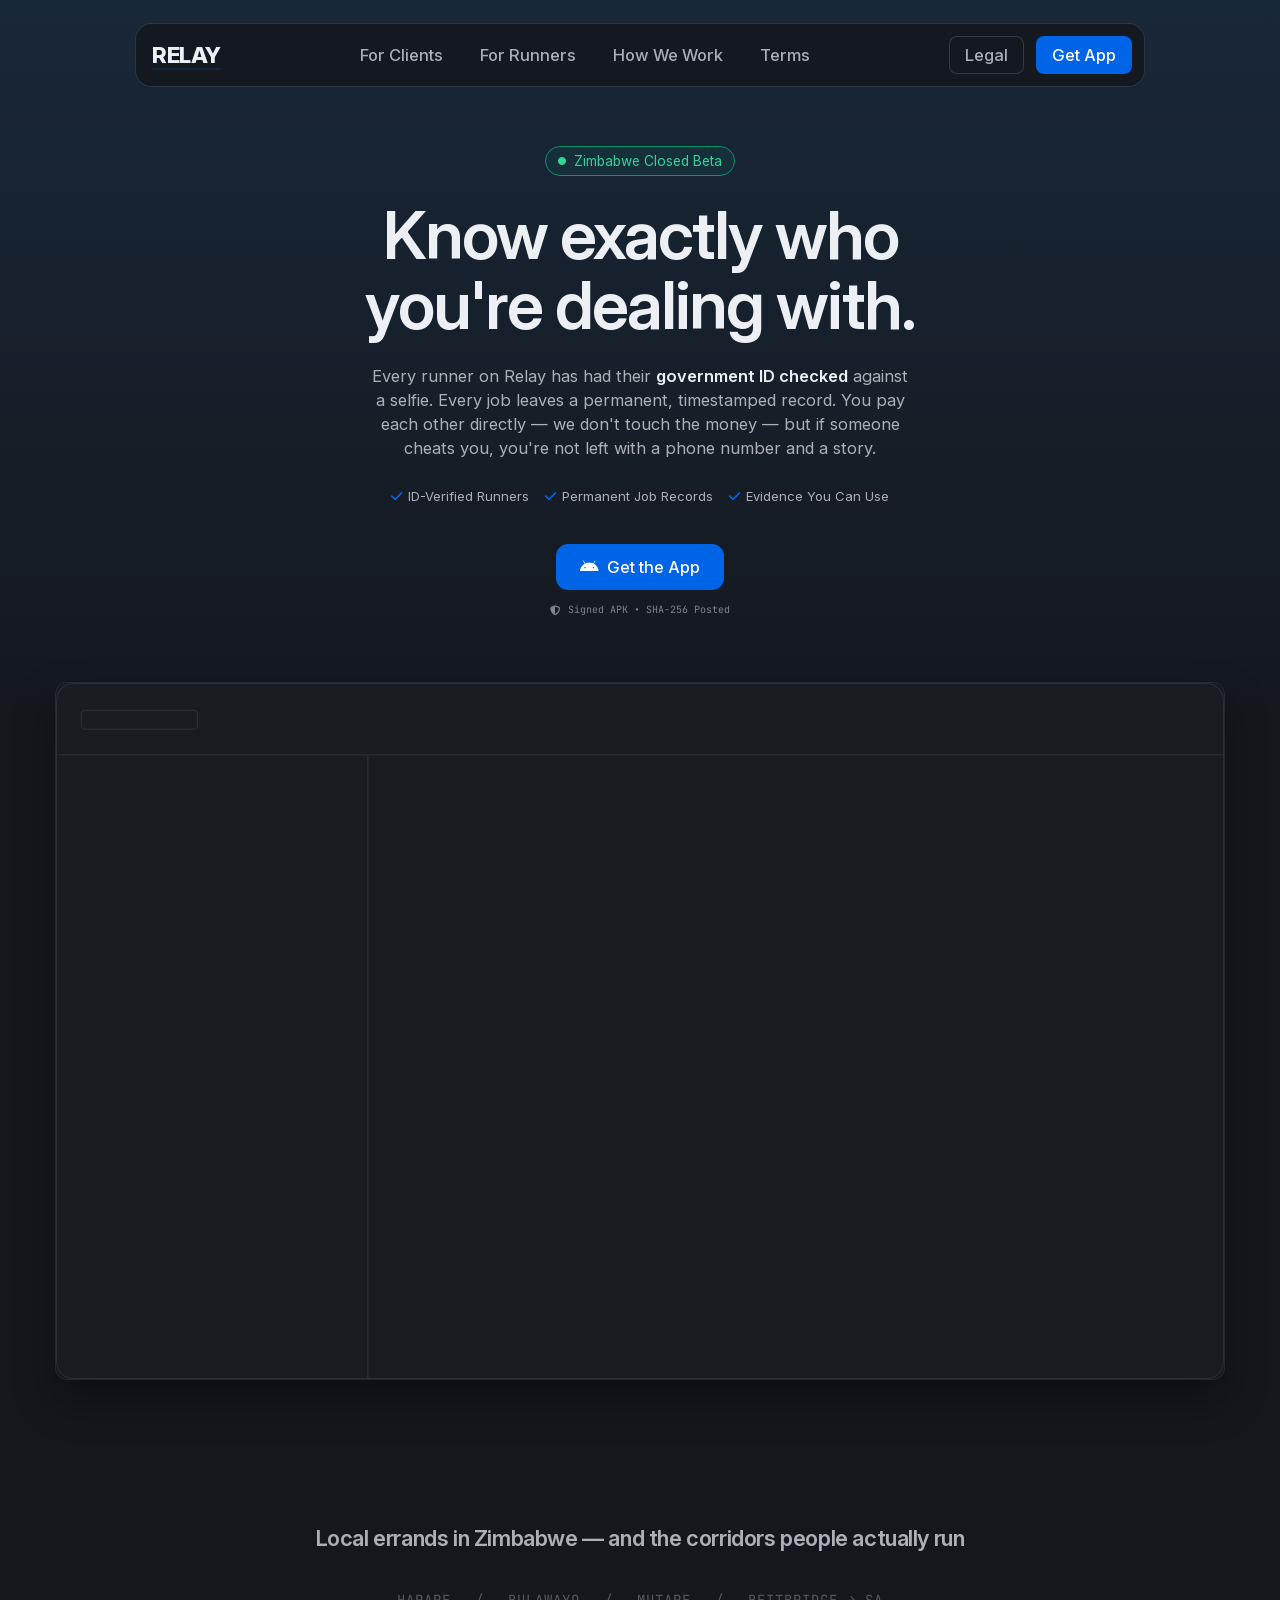
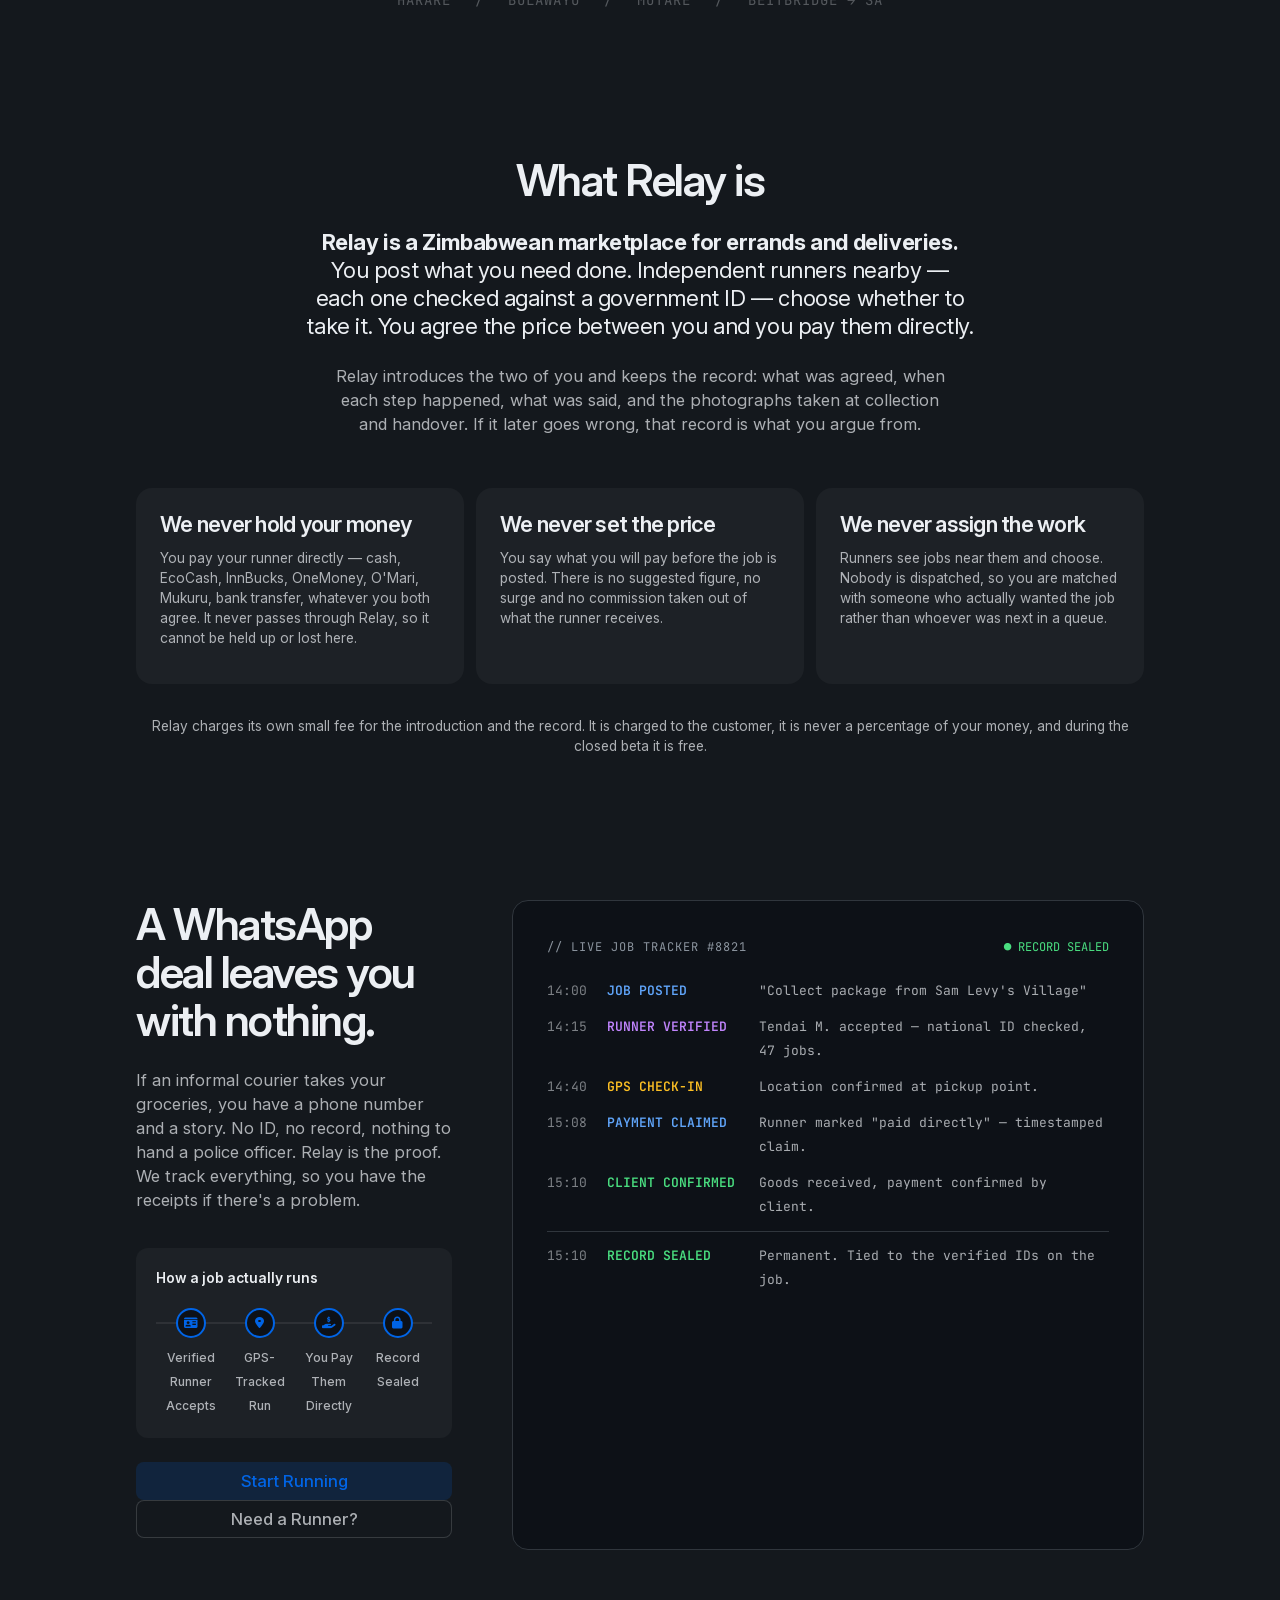
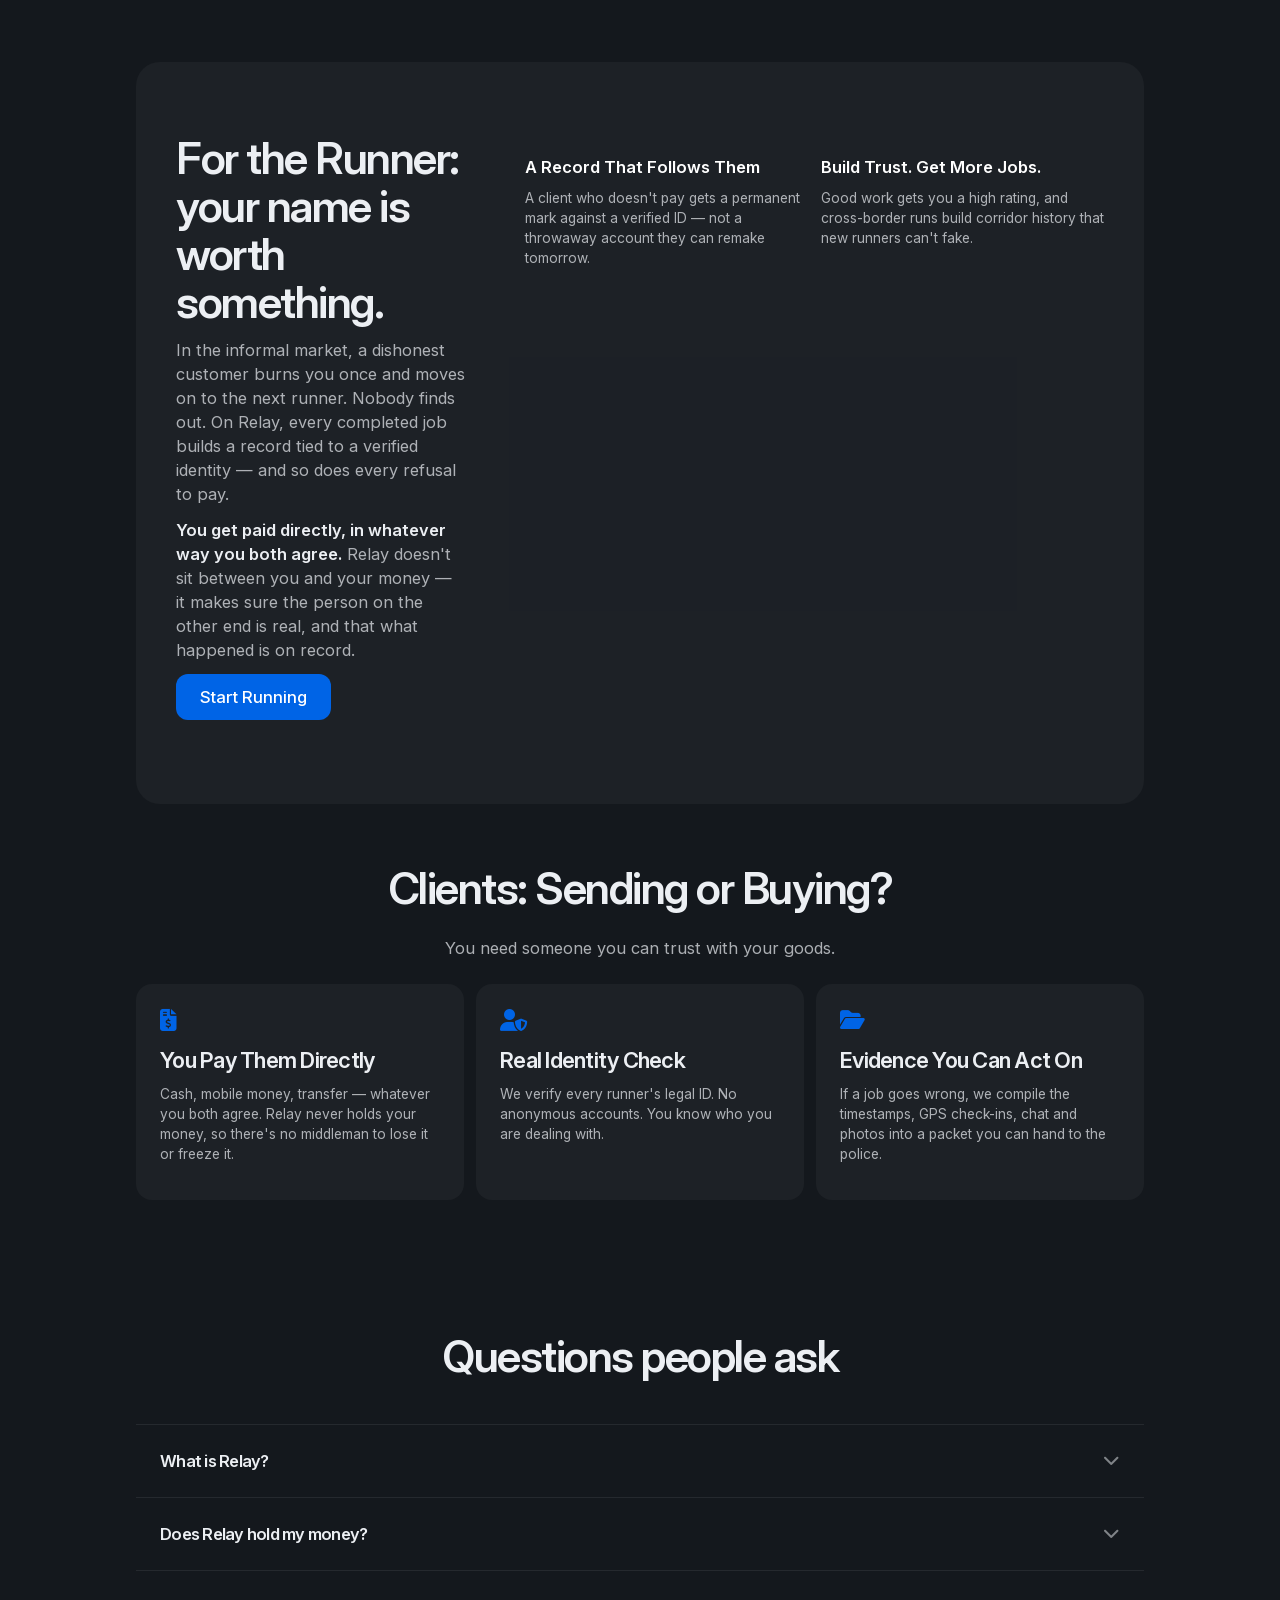
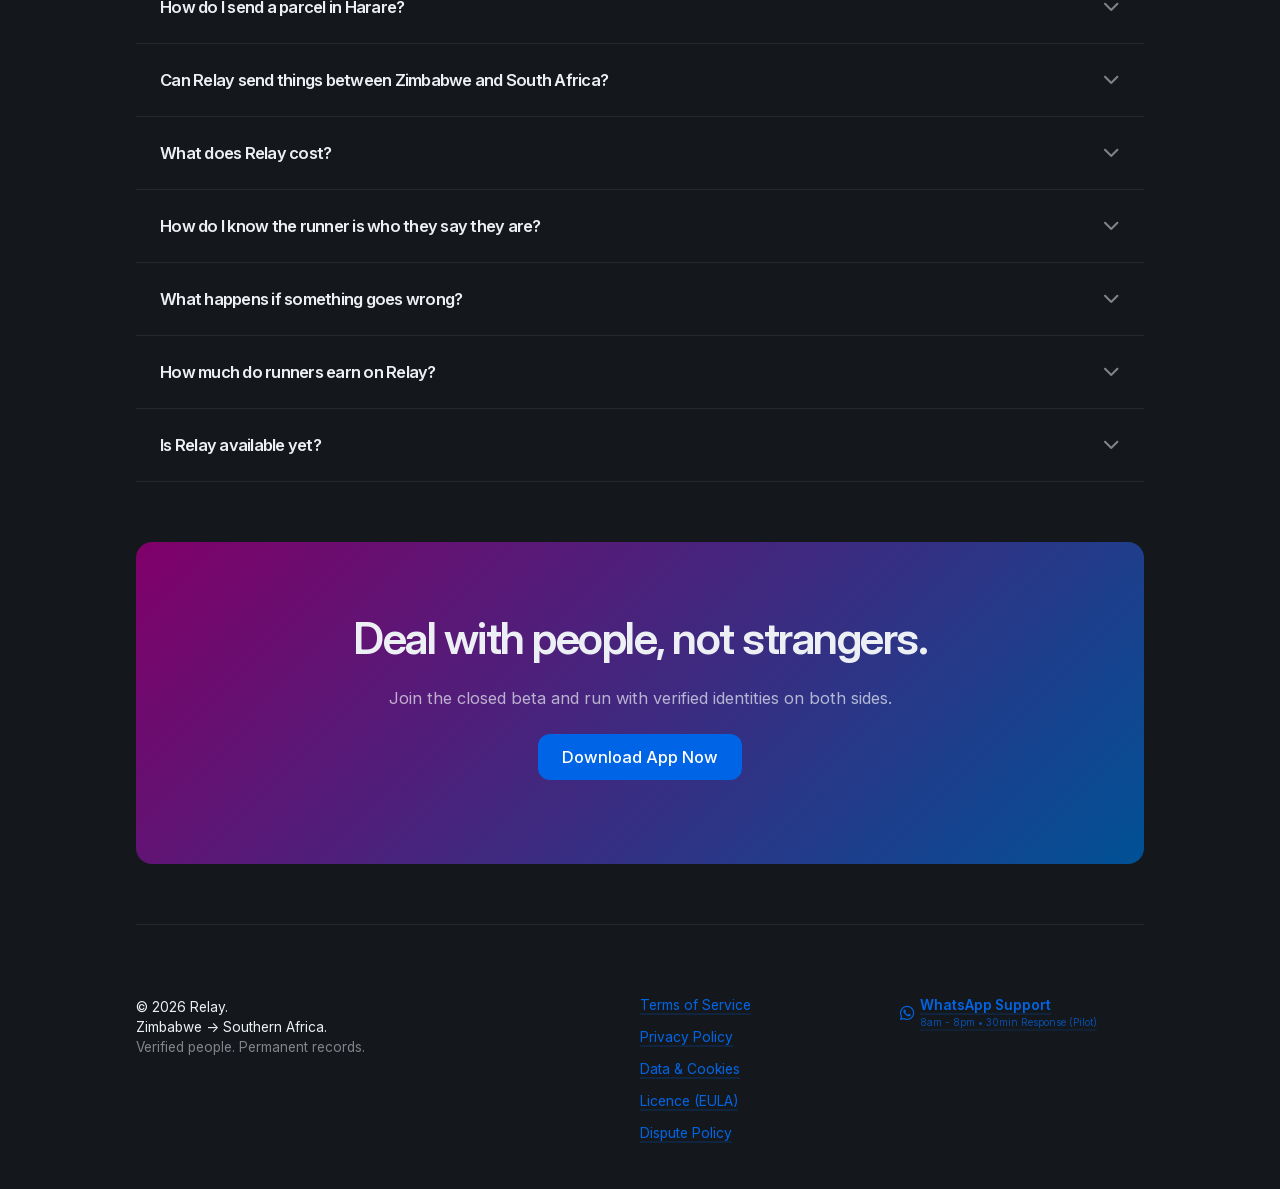
<file: index.html>
<!DOCTYPE html>
<html lang="en" class="theme-dark">

<head>
  <meta charset="utf-8" />
  <title>Relay | Verified Runners. Permanent Records.</title>
  <meta content="Errands and cross-border runs with people whose ID we've checked. Every job leaves a permanent, timestamped record — so if someone cheats you, you have something real to take to the police." name="description" />
  <meta content="width=device-width, initial-scale=1" name="viewport" />

  <meta property="og:type" content="website" />
  <meta property="og:site_name" content="Relay" />
  <meta property="og:title" content="Relay — Verified Runners. Permanent Records." />
  <meta property="og:description" content="We don't hold your money. We make cheating expensive: every runner is ID-verified, and every job leaves a permanent record you can take to the police." />
  <meta property="og:url" content="https://relay.africa" />
  <meta property="og:image" content="https://relay.africa/social-image.png" />
  
  <link rel="canonical" href="https://relay.africa/" />
  <meta name="twitter:card" content="summary_large_image" />
  <meta name="twitter:title" content="Relay — errands and deliveries in Zimbabwe" />
  <meta name="twitter:description" content="Post an errand, and a nearby verified runner collects, buys or delivers it. You pay your runner directly — Relay never holds your money." />
  <meta name="twitter:image" content="https://relay.africa/social-image.png" />

  <!--
    What Relay is, in a form a machine can read without interpreting our
    marketing. Somebody asking an assistant "how do I get something across
    Harare" should be able to get a true answer, and that only happens if what
    we publish can be understood rather than merely displayed.
  -->
  <script type="application/ld+json">
  {
    "@context": "https://schema.org",
    "@graph": [
      {
        "@type": "Organization",
        "@id": "https://relay.africa/#organization",
        "name": "Relay",
        "url": "https://relay.africa",
        "logo": "https://relay.africa/images/favicon/icon.png",
        "image": "https://relay.africa/social-image.png",
        "description": "Relay is a Zimbabwean errand and delivery marketplace connecting customers with identity-verified independent runners. Relay never holds anyone's money.",
        "areaServed": [
          {
            "@type": "Country",
            "name": "Zimbabwe"
          },
          {
            "@type": "Country",
            "name": "South Africa"
          }
        ],
        "email": "hello@relay.africa",
        "knowsAbout": [
          "errand services",
          "parcel delivery",
          "cross-border courier",
          "Zimbabwe South Africa corridor",
          "identity verification"
        ]
      },
      {
        "@type": "WebSite",
        "@id": "https://relay.africa/#website",
        "url": "https://relay.africa",
        "name": "Relay",
        "publisher": {
          "@id": "https://relay.africa/#organization"
        },
        "inLanguage": "en"
      },
      {
        "@type": "SoftwareApplication",
        "@id": "https://relay.africa/#app",
        "name": "Relay",
        "operatingSystem": "Android",
        "applicationCategory": "BusinessApplication",
        "description": "Post an errand, and a nearby verified runner collects, buys or delivers it. You pay your runner directly — Relay never holds your money.",
        "url": "https://relay.africa/download",
        "publisher": {
          "@id": "https://relay.africa/#organization"
        },
        "offers": {
          "@type": "Offer",
          "price": "0",
          "priceCurrency": "USD",
          "description": "Free during the closed beta."
        }
      },
      {
        "@type": "Service",
        "@id": "https://relay.africa/#service",
        "name": "Errands and deliveries in Zimbabwe",
        "provider": {
          "@id": "https://relay.africa/#organization"
        },
        "serviceType": "Errand and delivery marketplace",
        "areaServed": [
          {
            "@type": "City",
            "name": "Harare"
          },
          {
            "@type": "Country",
            "name": "Zimbabwe"
          }
        ],
        "description": "Collections, purchases and deliveries carried out by independent runners whose identity has been checked. Customers pay runners directly."
      }
    ]
  }
  </script>

  <script type="application/ld+json">
  {
    "@context": "https://schema.org",
    "@type": "FAQPage",
    "mainEntity": [
      {
        "@type": "Question",
        "name": "What is Relay?",
        "acceptedAnswer": {
          "@type": "Answer",
          "text": "Relay is a Zimbabwean marketplace for errands and deliveries. You post what you need done, and a nearby independent runner whose identity has been checked can accept it. Relay introduces the two of you and records what you agree; it never holds your money."
        }
      },
      {
        "@type": "Question",
        "name": "Does Relay hold my money?",
        "acceptedAnswer": {
          "@type": "Answer",
          "text": "No. You pay your runner directly, in cash or by whichever method you both agree — EcoCash, InnBucks, OneMoney, O'Mari, Mukuru or a bank transfer. Relay never receives it, which is why it cannot be lost or held up."
        }
      },
      {
        "@type": "Question",
        "name": "How do I send a parcel in Harare?",
        "acceptedAnswer": {
          "@type": "Answer",
          "text": "Post the errand on Relay: what needs collecting, where it is going, when you need it and what you will pay. Runners nearby see it and choose whether to accept. Nothing is assigned, so you are matched with somebody who actually wants the job."
        }
      },
      {
        "@type": "Question",
        "name": "Can Relay send things between Zimbabwe and South Africa?",
        "acceptedAnswer": {
          "@type": "Answer",
          "text": "Yes, Relay supports the corridor. Carrying goods across the border is licensed work in Zimbabwe, so runners state which courier licence they hold and customers can see it before agreeing."
        }
      },
      {
        "@type": "Question",
        "name": "What does Relay cost?",
        "acceptedAnswer": {
          "@type": "Answer",
          "text": "A set amount for the size of job you are posting, shown before you post. It is charged to the customer, never deducted from what the runner is paid, and it is not a percentage of your money — two jobs of the same size cost the same. During the closed beta it is free."
        }
      },
      {
        "@type": "Question",
        "name": "How do I know the runner is who they say they are?",
        "acceptedAnswer": {
          "@type": "Answer",
          "text": "Every runner has their identity checked against a government document before they can accept any work. When they arrive, you both open a screen showing the same code — if the numbers match, each of you has confirmed the other."
        }
      },
      {
        "@type": "Question",
        "name": "What happens if something goes wrong?",
        "acceptedAnswer": {
          "@type": "Answer",
          "text": "Every job keeps a permanent record: what was agreed, when each stage happened, what was said, and photographs taken at collection and handover. Either side can raise a dispute, and in serious cases that record can be given to the police."
        }
      },
      {
        "@type": "Question",
        "name": "How much do runners earn on Relay?",
        "acceptedAnswer": {
          "@type": "Answer",
          "text": "Runners are paid whatever the customer declared, in full. Relay takes nothing out of it. Where a job requires the runner to buy something first, the app shows what they keep after being paid back."
        }
      },
      {
        "@type": "Question",
        "name": "Is Relay available yet?",
        "acceptedAnswer": {
          "@type": "Answer",
          "text": "Relay is in closed beta with a limited number of places, weighted towards runners. You can join the waiting list on the website."
        }
      }
    ]
  }
  </script>

  <link rel="icon" type="image/png" href="images/favicon/icon.png" />
  
  <link href="vendor/font-awesome-6.7.2/css/all.min.css" rel="stylesheet" />
  <link href="css/index.css" rel="stylesheet" type="text/css" />
  <link href="css/tablet.css" rel="stylesheet" type="text/css" />
  <link href="css/mobile.css" rel="stylesheet" type="text/css" />
  <script src="js/main.js" type="text/javascript" defer></script>

  <style>
    /* Transaction Log Styles */
    .log-entry { display: flex; margin-bottom: 12px; font-family: var(--font-mono); font-size: 13px; }
    .log-time { color: var(--color-text-tertiary); width: 60px; flex-shrink: 0; }
    .log-status { font-weight: 600; margin-right: 12px; width: 140px; flex-shrink: 0; }
    .log-desc { color: var(--color-text-secondary); }
    .status-green { color: #4ade80; }
    .status-blue { color: #60a5fa; }
    .status-purple { color: #c084fc; }
    .status-yellow { color: #fbbf24; }
    
    /* Timeline UI Styles */
    .timeline-steps { display: flex; justify-content: space-between; margin-top: 20px; position: relative; }
    .timeline-steps::before { content: ''; position: absolute; top: 14px; left: 0; right: 0; height: 2px; background: var(--color-border-level-2); z-index: 0; }
    .step { position: relative; z-index: 1; text-align: center; width: 25%; }
    .step-dot { width: 30px; height: 30px; background: var(--color-surface); border: 2px solid var(--color-accent); border-radius: 50%; margin: 0 auto 8px; display: flex; align-items: center; justify-content: center; font-size: 12px; font-weight: bold; color: var(--color-accent); background-color: #0d1117; }
    .step-text { font-size: 12px; color: var(--color-text-secondary); font-weight: 500; }

    /* Mobile adjustments */
    @media (max-width: 768px) {
        .log-entry { flex-wrap: wrap; }
        .log-desc { width: 100%; padding-left: 60px; margin-top: 4px; }
        .step-text { font-size: 10px; }
    }
    /* Kasi Style Overrides */
    .kasi-bold { font-weight: 600; color: var(--color-text-primary); }
  </style>
</head>

<body>
  <div class="background-gradient"></div>
  <div class="page-container">
    
    <header class="nav-container">
      <a href="index.html" class="nav-brand">
        <span style="font-weight: 800; font-size: 22px; letter-spacing: -0.5px; color: var(--color-text-primary);">RELAY</span>
      </a>
      <nav role="navigation" class="nav-menu" data-navigation>
        <a href="#clients" class="nav-link">For Clients</a>
        <a href="#runners" class="nav-link">For Runners</a>
        <a href="#process" class="nav-link">How We Work</a>
        <a href="legal.html" class="nav-link">Terms</a>
        <div class="button-group stacked margin-top-l mobile-only">
          <a href="download.html" class="button primary">Get App</a>
        </div>
      </nav>
      <div class="button-group">
        <a href="legal.html" class="button tertiary compact hide-on-mobile">Legal</a>
        <a href="download.html" class="button primary compact">Get App</a>
        <button class="button ghost compact nav-hamburger" data-mobile-toggle aria-label="Show menu">
          <span class="fa-solid fa-bars icon m"></span>
        </button>
      </div>
    </header>

    <main>
      <section>
        <div class="heading hero centered">
          <div class="eyebrow" style="border-color: #059669; background: rgba(5, 150, 105, 0.1); color: #34d399;">
            <i class="fa-solid fa-circle" style="font-size: 8px; margin-right: 8px;"></i> Zimbabwe Closed Beta
          </div>

          <h1 class="balanced">
            Know exactly who<br>you're dealing with.
          </h1>

          <p class="paragraph m secondary balanced">
            Every runner on Relay has had their <span class="kasi-bold">government ID checked</span> against a selfie.
            Every job leaves a permanent, timestamped record. You pay each other directly —
            we don't touch the money — but if someone cheats you, you're not left with a phone number and a story.
          </p>

          <div style="display: flex; gap: 16px; justify-content: center; flex-wrap: wrap; margin-top: 12px; margin-bottom: 24px; font-size: 13px; color: var(--color-text-secondary);">
             <span style="display: flex; align-items: center; gap: 6px;"><i class="fa-solid fa-check" style="color: var(--color-accent);"></i> ID-Verified Runners</span>
             <span style="display: flex; align-items: center; gap: 6px;"><i class="fa-solid fa-check" style="color: var(--color-accent);"></i> Permanent Job Records</span>
             <span style="display: flex; align-items: center; gap: 6px;"><i class="fa-solid fa-check" style="color: var(--color-accent);"></i> Evidence You Can Use</span>
          </div>

          <div class="button-group margin-paragraph centered" style="flex-direction: column; gap: 8px;">
            <a href="download.html" class="button primary">
              <i class="fa-brands fa-android"></i> Get the App
            </a>
            <div style="font-family: var(--font-mono); font-size: 10px; color: var(--color-text-tertiary); display: flex; gap: 8px; align-items: center;">
                <i class="fa-solid fa-shield-halved"></i> Signed APK • SHA-256 Posted
            </div>
          </div>
        </div>

        <div class="image-wide">
          <img src="images/placeholder-main-ui.png" width="100%"
               style="border-radius: 12px; border: 1px solid var(--color-border-level-2); box-shadow: 0 20px 40px rgba(0,0,0,0.4);"
               alt="Relay app showing a job with a verified runner" />
        </div>
      </section>

      <section>
        <p class="paragraph l bold text-centered" style="color: var(--color-text-secondary);">
          Local errands in Zimbabwe — and the corridors people actually run
        </p>
        <div class="clients-container" style="opacity: 0.6;">
           <div style="display: flex; gap: 24px; flex-wrap: wrap; justify-content: center; font-family: var(--font-mono); font-size: 14px; letter-spacing: 1px; color: var(--color-text-tertiary);">
              <span>HARARE</span>
              <span>/</span>
              <span>BULAWAYO</span>
              <span>/</span>
              <span>MUTARE</span>
              <span>/</span>
              <span>BEITBRIDGE &#8594; SA</span>
           </div>
        </div>
      </section>

      <!-- Said plainly, high on the page, in one sentence somebody could repeat
           back. Everything else here argues for Relay; this section only says
           what it is, because a visitor who cannot answer that in a breath
           will not follow the argument. -->
      <section id="what-relay-is">
        <div class="heading centered">
          <h2 class="no-top-margin balanced">What Relay is</h2>
          <p class="paragraph l balanced" style="max-width: 720px; margin-left: auto; margin-right: auto;">
            <strong>Relay is a Zimbabwean marketplace for errands and deliveries.</strong>
            You post what you need done. Independent runners nearby — each one
            checked against a government ID — choose whether to take it. You
            agree the price between you and you pay them directly.
          </p>
          <p class="paragraph m secondary balanced" style="max-width: 720px; margin-left: auto; margin-right: auto;">
            Relay introduces the two of you and keeps the record: what was
            agreed, when each step happened, what was said, and the photographs
            taken at collection and handover. If it later goes wrong, that
            record is what you argue from.
          </p>
        </div>

        <div class="grid columns-3" style="margin-top: 40px;">
          <div class="feature-card">
            <div class="feature-heading">
              <h3 class="no-top-margin">We never hold your money</h3>
              <p class="paragraph s secondary">
                You pay your runner directly — cash, EcoCash, InnBucks, OneMoney,
                O&#39;Mari, Mukuru, bank transfer, whatever you both agree. It
                never passes through Relay, so it cannot be held up or lost here.
              </p>
            </div>
          </div>
          <div class="feature-card">
            <div class="feature-heading">
              <h3 class="no-top-margin">We never set the price</h3>
              <p class="paragraph s secondary">
                You say what you will pay before the job is posted. There is no
                suggested figure, no surge and no commission taken out of what
                the runner receives.
              </p>
            </div>
          </div>
          <div class="feature-card">
            <div class="feature-heading">
              <h3 class="no-top-margin">We never assign the work</h3>
              <p class="paragraph s secondary">
                Runners see jobs near them and choose. Nobody is dispatched, so
                you are matched with someone who actually wanted the job rather
                than whoever was next in a queue.
              </p>
            </div>
          </div>
        </div>

        <p class="paragraph s secondary text-centered" style="margin-top: 32px;">
          Relay charges its own small fee for the introduction and the record.
          It is charged to the customer, it is never a percentage of your money,
          and during the closed beta it is free.
        </p>
      </section>

      <section id="process">
        <div class="grid columns-1/2-1 gap-xl">
          <div class="heading">
            <h2 class="no-top-margin">A WhatsApp deal leaves you with nothing.</h2>
            <p class="paragraph m secondary">
              If an informal courier takes your groceries, you have a phone number and a story. No ID, no record, nothing to hand a police officer. Relay is the proof. We track everything, so you have the receipts if there's a problem.
            </p>

            <div style="background: var(--color-surface); padding: 20px; border-radius: 12px; margin-top: 24px;">
                <p class="paragraph s bold" style="margin-top:0; margin-bottom: 20px;">How a job actually runs</p>
                <div class="timeline-steps">
                    <div class="step">
                        <div class="step-dot"><i class="fa-solid fa-id-card"></i></div>
                        <div class="step-text">Verified Runner Accepts</div>
                    </div>
                    <div class="step">
                        <div class="step-dot"><i class="fa-solid fa-location-dot"></i></div>
                        <div class="step-text">GPS-Tracked Run</div>
                    </div>
                    <div class="step">
                        <div class="step-dot"><i class="fa-solid fa-hand-holding-dollar"></i></div>
                        <div class="step-text">You Pay Them Directly</div>
                    </div>
                    <div class="step">
                        <div class="step-dot"><i class="fa-solid fa-lock"></i></div>
                        <div class="step-text">Record Sealed</div>
                    </div>
                </div>
            </div>

            <div style="margin-top: 24px;">
                <a href="#runners" class="button secondary compact">Start Running</a>
                <a href="#clients" class="button tertiary compact">Need a Runner?</a>
            </div>
          </div>

          <div class="card-code-block dark" style="background: #0d1117; border: 1px solid #30363d;">
            <div style="padding: 10px;">
              <div style="display:flex; justify-content:space-between; margin-bottom: 20px;">
                 <div style="color: #8b949e; font-family: var(--font-mono); font-size: 12px; letter-spacing: 1px;">
                    // LIVE JOB TRACKER #8821
                 </div>
                 <div style="color: #4ade80; font-family: var(--font-mono); font-size: 12px;">
                    ● RECORD SEALED
                 </div>
              </div>

              <div class="log-entry">
                <span class="log-time">14:00</span>
                <span class="log-status status-blue">JOB POSTED</span>
                <span class="log-desc">"Collect package from Sam Levy's Village"</span>
              </div>

              <div class="log-entry">
                <span class="log-time">14:15</span>
                <span class="log-status status-purple">RUNNER VERIFIED</span>
                <span class="log-desc">Tendai M. accepted — national ID checked, 47 jobs.</span>
              </div>

              <div class="log-entry">
                <span class="log-time">14:40</span>
                <span class="log-status status-yellow">GPS CHECK-IN</span>
                <span class="log-desc">Location confirmed at pickup point.</span>
              </div>

              <div class="log-entry">
                <span class="log-time">15:08</span>
                <span class="log-status status-blue">PAYMENT CLAIMED</span>
                <span class="log-desc">Runner marked "paid directly" — timestamped claim.</span>
              </div>

              <div class="log-entry">
                <span class="log-time">15:10</span>
                <span class="log-status status-green">CLIENT CONFIRMED</span>
                <span class="log-desc">Goods received, payment confirmed by client.</span>
              </div>

              <div style="border-top: 1px solid #30363d; margin-top: 12px; padding-top: 12px;" class="log-entry">
                <span class="log-time">15:10</span>
                <span class="log-status status-green">RECORD SEALED</span>
                <span class="log-desc">Permanent. Tied to the verified IDs on the job.</span>
              </div>
            </div>
          </div>
        </div>
      </section>

      <section id="runners" style="background-color: var(--color-surface); border-radius: 24px; padding: 60px 40px; margin-top: 40px;">
        <div class="grid columns-1/2-1 gap-xl">
           <div>
             <h2 class="no-top-margin">For the Runner: your name is worth something.</h2>
             <p class="paragraph m secondary">
               In the informal market, a dishonest customer burns you once and moves on to the next runner. Nobody finds out. On Relay, every completed job builds a record tied to a verified identity — and so does every refusal to pay.
             </p>
             <p class="paragraph m secondary">
               <span class="kasi-bold">You get paid directly, in whatever way you both agree.</span> Relay doesn't sit between you and your money — it makes sure the person on the other end is real, and that what happened is on record.
             </p>
             <div class="button-group margin-paragraph">
                <a href="download.html" class="button primary">Start Running</a>
             </div>
           </div>

           <div class="grid columns-2">
             <div>
                <h4 style="margin-bottom: 8px; color: #fff;">A Record That Follows Them</h4>
                <p class="paragraph s secondary">A client who doesn't pay gets a permanent mark against a verified ID — not a throwaway account they can remake tomorrow.</p>
             </div>
             <div>
                <h4 style="margin-bottom: 8px; color: #fff;">Build Trust. Get More Jobs.</h4>
                <p class="paragraph s secondary">Good work gets you a high rating, and cross-border runs build corridor history that new runners can't fake.</p>
             </div>
           </div>
        </div>
      </section>
      
      <section id="clients">
        <div class="heading centered">
          <h2 class="no-top-margin">Clients: Sending or Buying?</h2>
          <p class="paragraph m secondary">You need someone you can trust with your goods.</p>
        </div>
        
        <div class="grid columns-3">
          <div class="feature-card">
            <div class="feature-heading">
              <div class="fa-solid fa-file-invoice-dollar icon l color-accent" style="margin-bottom: 16px;"></div>
              <h3 class="no-top-margin">You Pay Them Directly</h3>
              <p class="paragraph s secondary">
                Cash, mobile money, transfer — whatever you both agree. Relay never holds your money, so there's no middleman to lose it or freeze it.
              </p>
            </div>
          </div>
          
          <div class="feature-card">
            <div class="feature-heading">
              <div class="fa-solid fa-user-shield icon l color-accent" style="margin-bottom: 16px;"></div>
              <h3 class="no-top-margin">Real Identity Check</h3>
              <p class="paragraph s secondary">
                We verify every runner's legal ID. No anonymous accounts. You know who you are dealing with.
              </p>
            </div>
          </div>
          
          <div class="feature-card">
            <div class="feature-heading">
               <div class="fa-solid fa-folder-open icon l color-accent" style="margin-bottom: 16px;"></div>
              <h3 class="no-top-margin">Evidence You Can Act On</h3>
              <p class="paragraph s secondary">
                If a job goes wrong, we compile the timestamps, GPS check-ins, chat and photos into a packet you can hand to the police.
              </p>
            </div>
          </div>
        </div>
      </section>

      <!-- These nine answers already existed as structured data for search
           engines while appearing nowhere a person could read them. Search
           engines are entitled to expect that the two match, and a visitor
           asking these questions was being answered only in a place they
           could not see. The wording here is word for word what the
           structured data says; if one is edited, so is the other. -->
      <section id="faq">
        <div class="heading centered">
          <h2 class="no-top-margin">Questions people ask</h2>
        </div>
        <div class="accordion-container" style="margin-top: 32px;">
          <details class="accordion-item">
            <summary class="accordion-toggle">
              <h3 class="paragraph m bold no-top-margin" style="margin-bottom: 0;">What is Relay?</h3>
              <i class="fa-solid fa-chevron-down accordion-chevron"></i>
            </summary>
            <div class="accordion-content">
              <p class="paragraph s secondary">Relay is a Zimbabwean marketplace for errands and deliveries. You post what you need done, and a nearby independent runner whose identity has been checked can accept it. Relay introduces the two of you and records what you agree; it never holds your money.</p>
            </div>
          </details>
          <details class="accordion-item">
            <summary class="accordion-toggle">
              <h3 class="paragraph m bold no-top-margin" style="margin-bottom: 0;">Does Relay hold my money?</h3>
              <i class="fa-solid fa-chevron-down accordion-chevron"></i>
            </summary>
            <div class="accordion-content">
              <p class="paragraph s secondary">No. You pay your runner directly, in cash or by whichever method you both agree &mdash; EcoCash, InnBucks, OneMoney, O&#39;Mari, Mukuru or a bank transfer. Relay never receives it, which is why it cannot be lost or held up.</p>
            </div>
          </details>
          <details class="accordion-item">
            <summary class="accordion-toggle">
              <h3 class="paragraph m bold no-top-margin" style="margin-bottom: 0;">How do I send a parcel in Harare?</h3>
              <i class="fa-solid fa-chevron-down accordion-chevron"></i>
            </summary>
            <div class="accordion-content">
              <p class="paragraph s secondary">Post the errand on Relay: what needs collecting, where it is going, when you need it and what you will pay. Runners nearby see it and choose whether to accept. Nothing is assigned, so you are matched with somebody who actually wants the job.</p>
            </div>
          </details>
          <details class="accordion-item">
            <summary class="accordion-toggle">
              <h3 class="paragraph m bold no-top-margin" style="margin-bottom: 0;">Can Relay send things between Zimbabwe and South Africa?</h3>
              <i class="fa-solid fa-chevron-down accordion-chevron"></i>
            </summary>
            <div class="accordion-content">
              <p class="paragraph s secondary">Yes, Relay supports the corridor. Carrying goods across the border is licensed work in Zimbabwe, so runners state which courier licence they hold and customers can see it before agreeing.</p>
            </div>
          </details>
          <details class="accordion-item">
            <summary class="accordion-toggle">
              <h3 class="paragraph m bold no-top-margin" style="margin-bottom: 0;">What does Relay cost?</h3>
              <i class="fa-solid fa-chevron-down accordion-chevron"></i>
            </summary>
            <div class="accordion-content">
              <p class="paragraph s secondary">A set amount for the size of job you are posting, shown before you post. It is charged to the customer, never deducted from what the runner is paid, and it is not a percentage of your money — two jobs of the same size cost the same. During the closed beta it is free.</p>
            </div>
          </details>
          <details class="accordion-item">
            <summary class="accordion-toggle">
              <h3 class="paragraph m bold no-top-margin" style="margin-bottom: 0;">How do I know the runner is who they say they are?</h3>
              <i class="fa-solid fa-chevron-down accordion-chevron"></i>
            </summary>
            <div class="accordion-content">
              <p class="paragraph s secondary">Every runner has their identity checked against a government document before they can accept any work. When they arrive, you both open a screen showing the same code &mdash; if the numbers match, each of you has confirmed the other.</p>
            </div>
          </details>
          <details class="accordion-item">
            <summary class="accordion-toggle">
              <h3 class="paragraph m bold no-top-margin" style="margin-bottom: 0;">What happens if something goes wrong?</h3>
              <i class="fa-solid fa-chevron-down accordion-chevron"></i>
            </summary>
            <div class="accordion-content">
              <p class="paragraph s secondary">Every job keeps a permanent record: what was agreed, when each stage happened, what was said, and photographs taken at collection and handover. Either side can raise a dispute, and in serious cases that record can be given to the police.</p>
            </div>
          </details>
          <details class="accordion-item">
            <summary class="accordion-toggle">
              <h3 class="paragraph m bold no-top-margin" style="margin-bottom: 0;">How much do runners earn on Relay?</h3>
              <i class="fa-solid fa-chevron-down accordion-chevron"></i>
            </summary>
            <div class="accordion-content">
              <p class="paragraph s secondary">Runners are paid whatever the customer declared, in full. Relay takes nothing out of it. Where a job requires the runner to buy something first, the app shows what they keep after being paid back.</p>
            </div>
          </details>
          <details class="accordion-item">
            <summary class="accordion-toggle">
              <h3 class="paragraph m bold no-top-margin" style="margin-bottom: 0;">Is Relay available yet?</h3>
              <i class="fa-solid fa-chevron-down accordion-chevron"></i>
            </summary>
            <div class="accordion-content">
              <p class="paragraph s secondary">Relay is in closed beta with a limited number of places, weighted towards runners. You can join the waiting list on the website.</p>
            </div>
          </details>
        </div>
      </section>

      <section class="promo-cta">
        <div class="heading centered">
          <h2>Deal with people, not strangers.</h2>
          <p class="paragraph m secondary">Join the closed beta and run with verified identities on both sides.</p>
          <div class="button-group margin-paragraph centered">
            <a href="download.html" class="button primary">Download App Now</a>
          </div>
        </div>
      </section>
    </main>

    <footer class="footer">
      <div class="footer-menu">
        <div>
          <p class="paragraph s">
            © 2026 Relay.<br />
            Zimbabwe &#8594; Southern Africa.<br>
            <span style="color: var(--color-text-tertiary);">Verified people. Permanent records.</span>
          </p>
        </div>
        <div>
          <div class="link-list">
            <a href="legal.html" class="ui s">Terms of Service</a>
            <a href="privacy.html" class="ui s">Privacy Policy</a>
            <a href="data-policy.html" class="ui s">Data &amp; Cookies</a>
            <a href="eula.html" class="ui s">Licence (EULA)</a>
            <a href="legal.html#disputes" class="ui s">Dispute Policy</a>
          </div>
        </div>
        <div>
          <div class="link-list">
            <a href="#" class="icon-link ui s">
              <div class="fa-brands fa-whatsapp icon m color-accent"></div>
              <div class="pseudo-link">
                <span style="font-weight: 600;">WhatsApp Support</span><br>
                <span style="font-size: 10px; opacity: 0.7;">8am - 8pm • 30min Response (Pilot)</span>
              </div>
            </a>
          </div>
        </div>
      </div>
    </footer>
  </div>
</body>
</html>
</file>
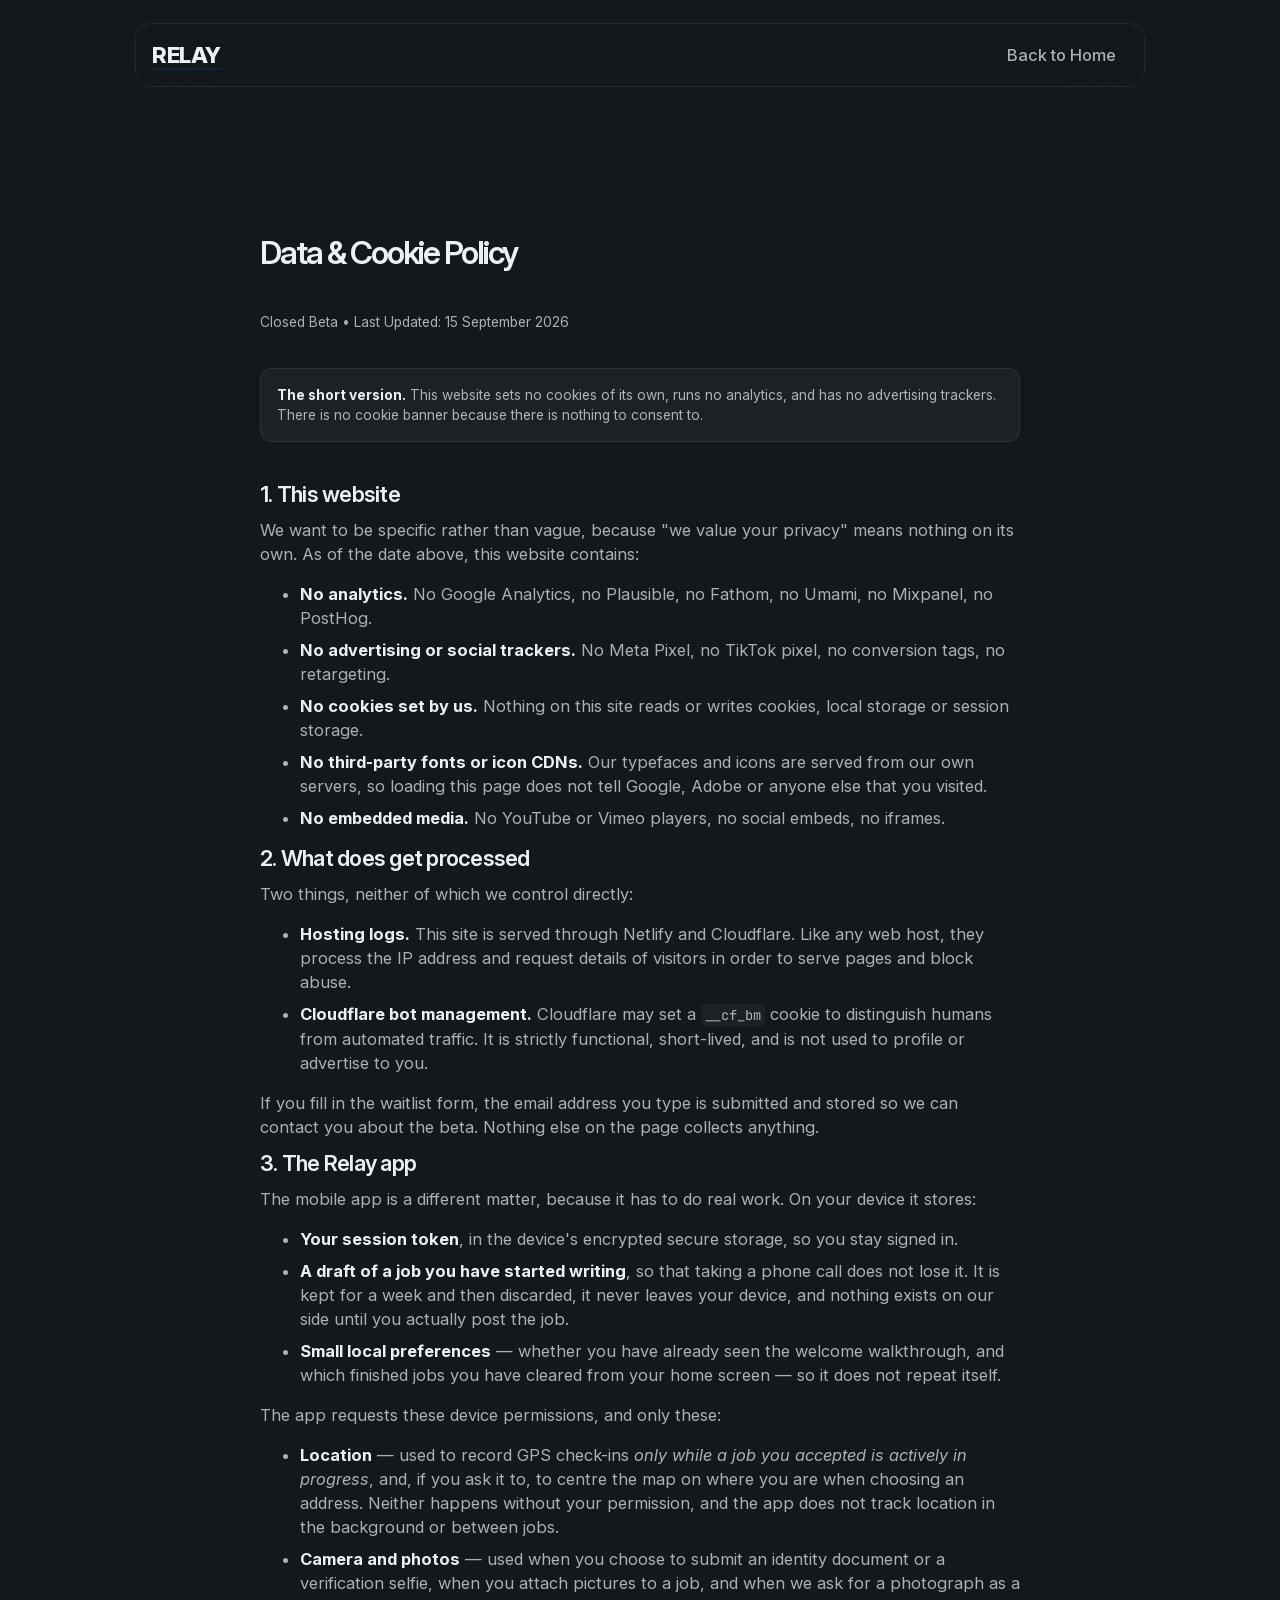
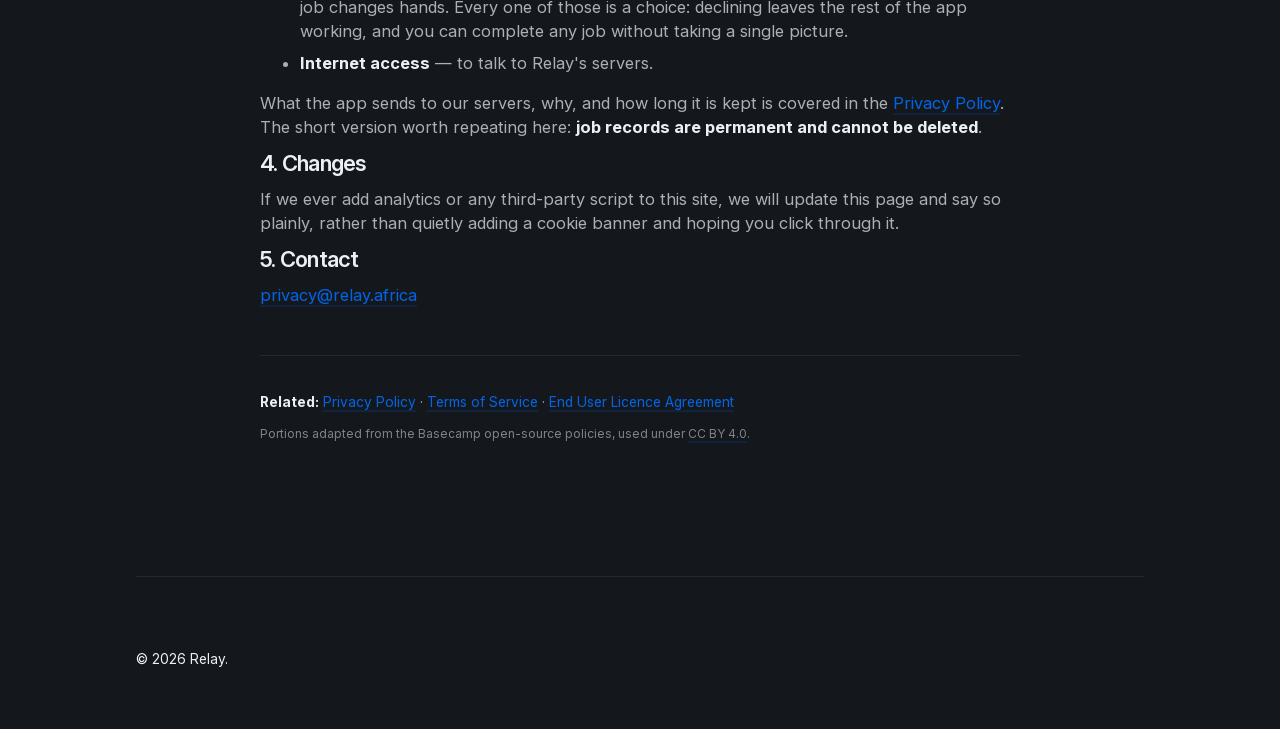
<file: data-policy.html>
<!DOCTYPE html>
<html lang="en" class="theme-dark">
<head>
  <meta charset="utf-8" />
  <title>Relay | Data &amp; Cookie Policy</title>
  <meta content="What Relay stores in your browser and on your device, and what it does not." name="description" />
  <meta content="width=device-width, initial-scale=1" name="viewport" />
  <link rel="canonical" href="https://relay.africa/data-policy.html" />
  <link rel="icon" type="image/png" href="images/favicon/icon.png" sizes="32x32" />

  <link href="vendor/font-awesome-6.7.2/css/all.min.css" rel="stylesheet" />
  <link href="css/index.css" rel="stylesheet" type="text/css" />
  <link href="css/tablet.css" rel="stylesheet" type="text/css" />
  <link href="css/mobile.css" rel="stylesheet" type="text/css" />
  <script src="js/main.js" type="text/javascript" defer></script>
</head>

<body>
  <div class="page-container">
    <header class="nav-container">
      <a href="index.html" class="nav-brand">
        <span style="font-weight: 800; font-size: 22px; letter-spacing: -0.5px; color: var(--color-text-primary);">RELAY</span>
      </a>
      <nav class="nav-menu">
        <a href="index.html" class="nav-link">Back to Home</a>
      </nav>
    </header>

    <main style="max-width: 800px; margin: 0 auto; padding: 60px 20px;" class="legal-page">
      <section>
        <div class="heading">
          <h1 style="font-size: 32px;">Data &amp; Cookie Policy</h1>
          <p class="paragraph s secondary">Closed Beta • Last Updated: 15 September 2026</p>
        </div>

        <div style="margin-top: 24px; padding: 16px; background: var(--color-surface); border-radius: 12px; border: 1px solid var(--color-border-level-2);">
          <p class="paragraph s secondary" style="margin: 0;">
            <strong style="color: var(--color-text-primary);">The short version.</strong>
            This website sets no cookies of its own, runs no analytics, and has no advertising
            trackers. There is no cookie banner because there is nothing to consent to.
          </p>
        </div>

        <div style="margin-top: 40px;" class="paragraph m secondary">

          <h2 style="color: var(--color-text-primary);">1. This website</h2>
          <p>We want to be specific rather than vague, because "we value your privacy" means nothing on its own. As of the date above, this website contains:</p>
          <ul>
            <li><strong style="color: var(--color-text-primary);">No analytics.</strong> No Google Analytics, no Plausible, no Fathom, no Umami, no Mixpanel, no PostHog.</li>
            <li><strong style="color: var(--color-text-primary);">No advertising or social trackers.</strong> No Meta Pixel, no TikTok pixel, no conversion tags, no retargeting.</li>
            <li><strong style="color: var(--color-text-primary);">No cookies set by us.</strong> Nothing on this site reads or writes cookies, local storage or session storage.</li>
            <li><strong style="color: var(--color-text-primary);">No third-party fonts or icon CDNs.</strong> Our typefaces and icons are served from our own servers, so loading this page does not tell Google, Adobe or anyone else that you visited.</li>
            <li><strong style="color: var(--color-text-primary);">No embedded media.</strong> No YouTube or Vimeo players, no social embeds, no iframes.</li>
          </ul>

          <h2 style="color: var(--color-text-primary);">2. What does get processed</h2>
          <p>Two things, neither of which we control directly:</p>
          <ul>
            <li><strong style="color: var(--color-text-primary);">Hosting logs.</strong> This site is served through Netlify and Cloudflare. Like any web host, they process the IP address and request details of visitors in order to serve pages and block abuse.</li>
            <li><strong style="color: var(--color-text-primary);">Cloudflare bot management.</strong> Cloudflare may set a <span class="inline-code">__cf_bm</span> cookie to distinguish humans from automated traffic. It is strictly functional, short-lived, and is not used to profile or advertise to you.</li>
          </ul>
          <p>If you fill in the waitlist form, the email address you type is submitted and stored so we can contact you about the beta. Nothing else on the page collects anything.</p>

          <h2 style="color: var(--color-text-primary);">3. The Relay app</h2>
          <p>The mobile app is a different matter, because it has to do real work. On your device it stores:</p>
          <ul>
            <li><strong style="color: var(--color-text-primary);">Your session token</strong>, in the device's encrypted secure storage, so you stay signed in.</li>
            <li><strong style="color: var(--color-text-primary);">A draft of a job you have started writing</strong>, so that taking a phone call does not lose it. It is kept for a week and then discarded, it never leaves your device, and nothing exists on our side until you actually post the job.</li>
            <li><strong style="color: var(--color-text-primary);">Small local preferences</strong> — whether you have already seen the welcome walkthrough, and which finished jobs you have cleared from your home screen — so it does not repeat itself.</li>
          </ul>
          <p>The app requests these device permissions, and only these:</p>
          <ul>
            <li><strong style="color: var(--color-text-primary);">Location</strong> — used to record GPS check-ins <em>only while a job you accepted is actively in progress</em>, and, if you ask it to, to centre the map on where you are when choosing an address. Neither happens without your permission, and the app does not track location in the background or between jobs.</li>
            <li><strong style="color: var(--color-text-primary);">Camera and photos</strong> — used when you choose to submit an identity document or a verification selfie, when you attach pictures to a job, and when we ask for a photograph as a job changes hands. Every one of those is a choice: declining leaves the rest of the app working, and you can complete any job without taking a single picture.</li>
            <li><strong style="color: var(--color-text-primary);">Internet access</strong> — to talk to Relay's servers.</li>
          </ul>
          <p>What the app sends to our servers, why, and how long it is kept is covered in the <a href="privacy.html" style="color: var(--color-accent);">Privacy Policy</a>. The short version worth repeating here: <strong style="color: var(--color-text-primary);">job records are permanent and cannot be deleted</strong>.</p>

          <h2 style="color: var(--color-text-primary);">4. Changes</h2>
          <p>If we ever add analytics or any third-party script to this site, we will update this page and say so plainly, rather than quietly adding a cookie banner and hoping you click through it.</p>

          <h2 style="color: var(--color-text-primary);">5. Contact</h2>
          <p><a href="mailto:privacy@relay.africa" style="color: var(--color-accent);">privacy@relay.africa</a></p>

          <div style="margin-top: 48px; padding-top: 24px; border-top: 1px solid var(--color-border-level-2);">
            <p class="paragraph s secondary" style="margin-bottom: 12px;">
              <strong style="color: var(--color-text-primary);">Related:</strong>
              <a href="privacy.html" style="color: var(--color-accent);">Privacy Policy</a> ·
              <a href="legal.html" style="color: var(--color-accent);">Terms of Service</a> ·
              <a href="eula.html" style="color: var(--color-accent);">End User Licence Agreement</a>
            </p>
            <p class="paragraph s tertiary" style="font-size: 12px;">
              Portions adapted from the Basecamp open-source policies, used under
              <a href="https://creativecommons.org/licenses/by/4.0/" style="color: var(--color-text-tertiary);" rel="noopener" target="_blank">CC BY 4.0</a>.
            </p>
          </div>
        </div>
      </section>
    </main>

    <footer class="footer">
      <div class="footer-menu">
        <div><p class="paragraph s">© 2026 Relay.</p></div>
      </div>
    </footer>
  </div>
</body>
</html>
</file>
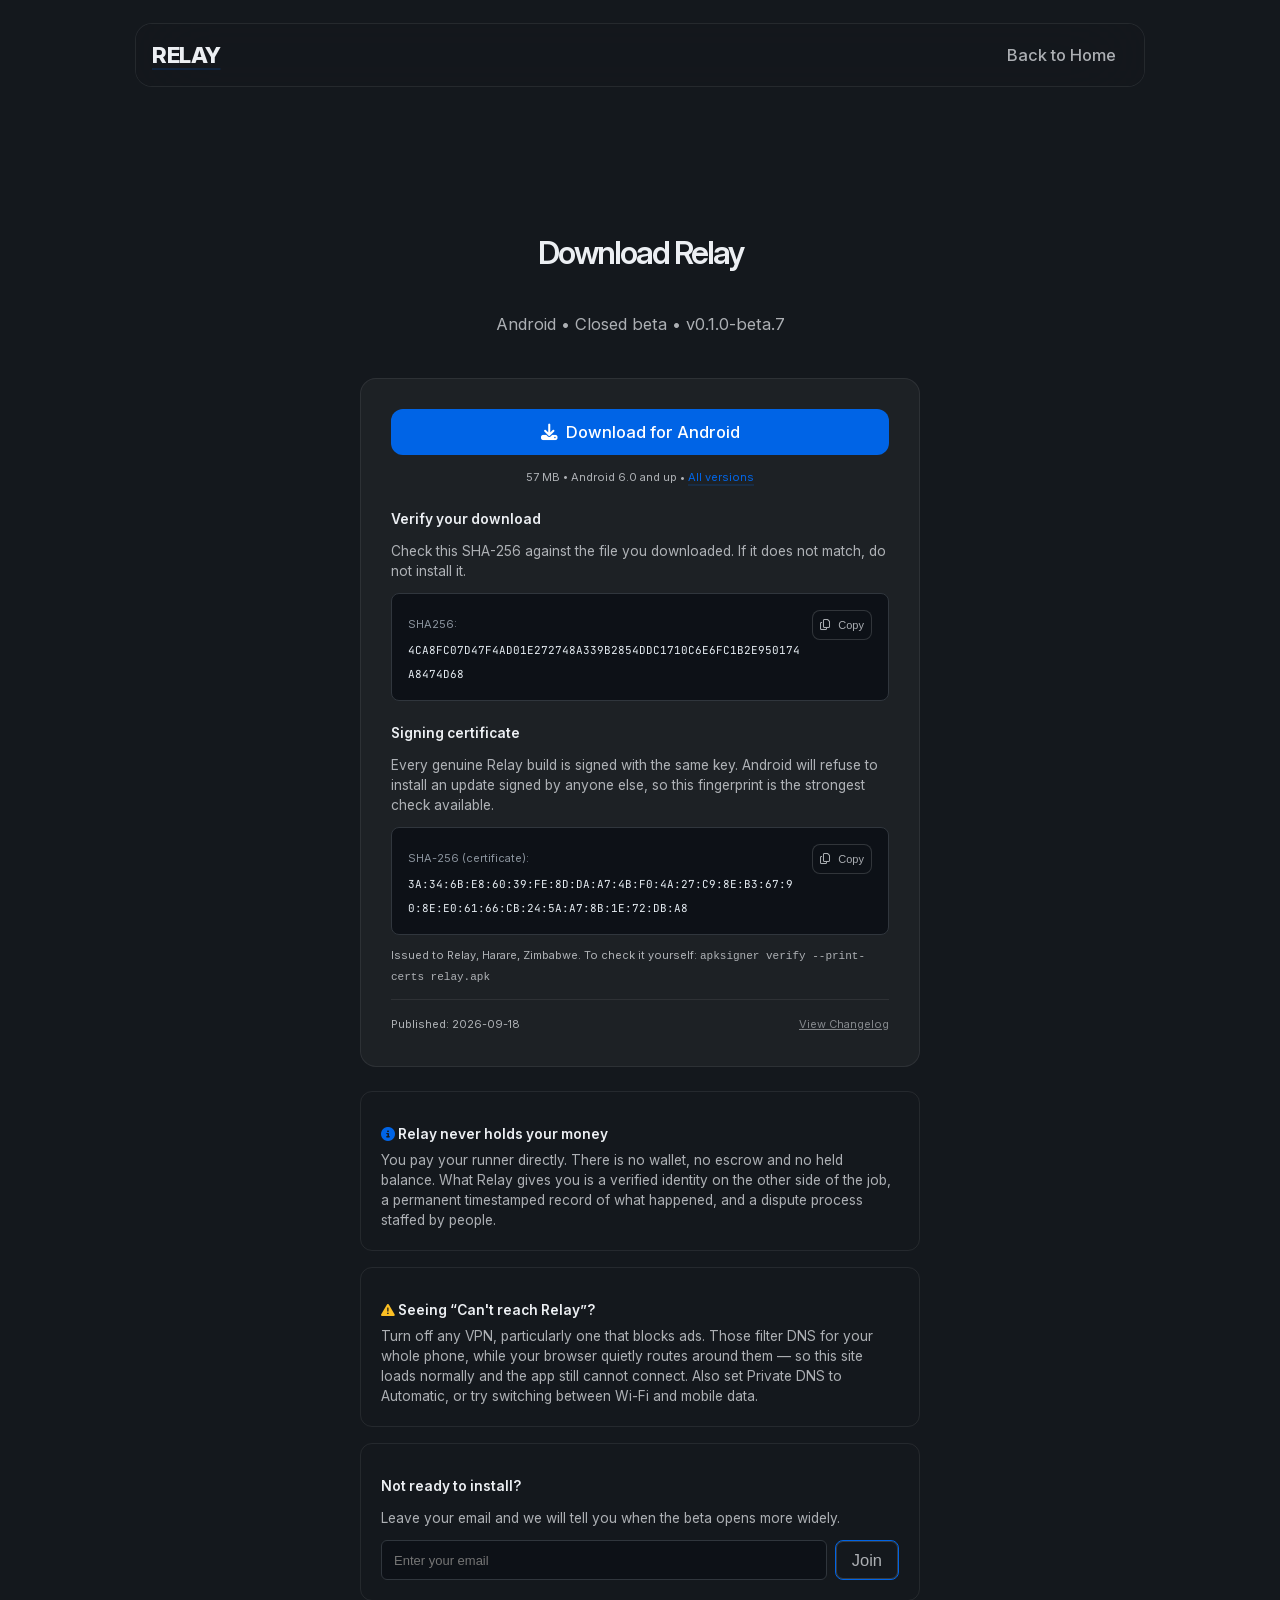
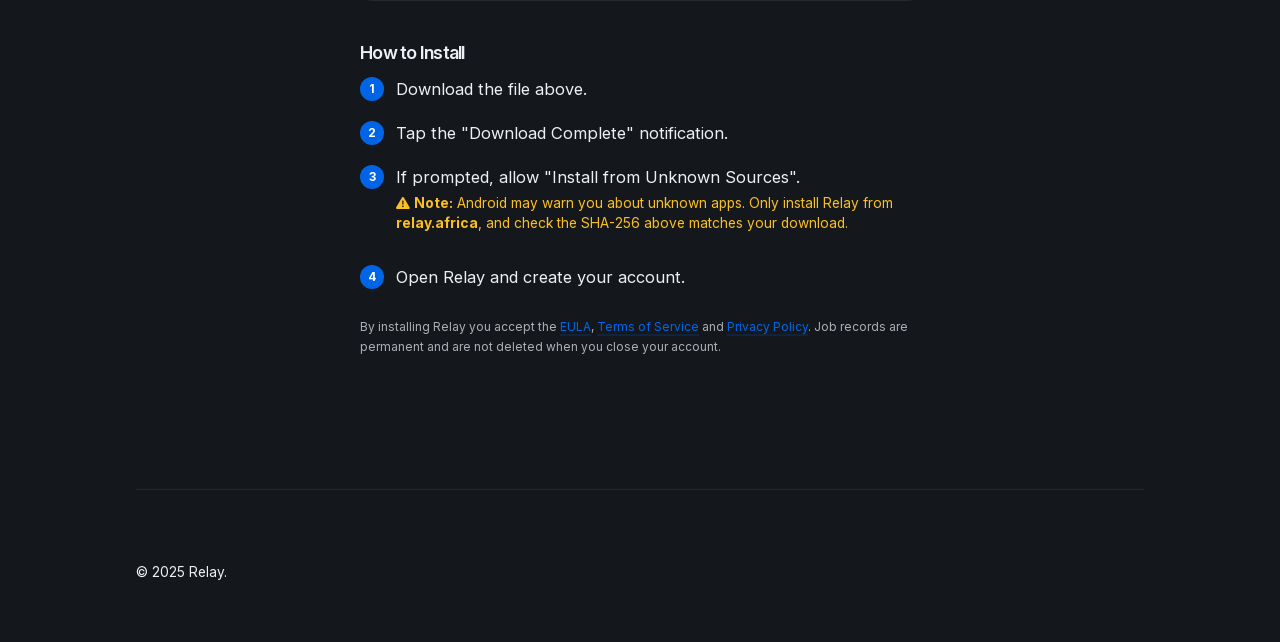
<file: download.html>
<!DOCTYPE html>
<html lang="en" class="theme-dark">
<head>
  <meta charset="utf-8" />
  <title>Relay | Download Pilot</title>
  <meta content="Download the Relay Pilot APK. Verify checksum before installing." name="description" />
  <meta content="width=device-width, initial-scale=1" name="viewport" />
  <link rel="canonical" href="https://relay.africa/download" />
  <link rel="icon" type="image/png" href="images/favicon/icon.png" />
  <link href="vendor/font-awesome-6.7.2/css/all.min.css" rel="stylesheet" />
  <link href="css/index.css" rel="stylesheet" type="text/css" />
  <link href="css/mobile.css" rel="stylesheet" type="text/css" />
  <script src="js/main.js" type="text/javascript" defer></script>
  <style>
    .checksum-container {
        background: #0d1117;
        border: 1px solid #30363d;
        padding: 16px;
        border-radius: 8px;
        margin-top: 10px;
        display: flex;
        flex-direction: column;
        gap: 12px;
    }
    .checksum-val {
        font-family: var(--font-mono);
        font-size: 11px;
        color: #e6edf3;
        word-break: break-all;
        line-height: 1.4;
    }
    .step-number {
        display: inline-flex;
        align-items: center;
        justify-content: center;
        width: 24px;
        height: 24px;
        background: var(--color-accent);
        color: white;
        border-radius: 50%;
        font-size: 12px;
        font-weight: bold;
        margin-right: 12px;
        flex-shrink: 0;
    }
    .meta-row {
        display: flex;
        justify-content: space-between;
        align-items: center;
        font-size: 11px;
        color: var(--color-text-secondary);
        margin-top: 12px;
        padding-top: 12px;
        border-top: 1px solid var(--color-border-level-2);
    }
    details summary {
        cursor: pointer;
        list-style: none; /* Hide default triangle */
        text-decoration: underline;
        color: var(--color-text-tertiary);
    }
    details summary::-webkit-details-marker {
        display: none;
    }
  </style>
</head>

<body>
  <div class="page-container">
    <header class="nav-container">
      <a href="index.html" class="nav-brand">
        <span style="font-weight: 800; font-size: 22px; letter-spacing: -0.5px; color: var(--color-text-primary);">RELAY</span>
      </a>
      <nav class="nav-menu">
        <a href="index.html" class="nav-link">Back to Home</a>
      </nav>
    </header>

    <main style="max-width: 600px; margin: 0 auto; padding: 60px 20px;">
      <section>
        <div class="heading centered">
          <h1 style="font-size: 32px;">Download Relay</h1>
          <p class="paragraph m secondary">Android • Closed beta • <span id="apkVersion">v0.1.0-beta.7</span></p>
        </div>

        <div style="background: var(--color-surface); border-radius: 16px; padding: 30px; margin-top: 30px; border: 1px solid var(--color-border-level-2);">

            <!-- Hosted on GitHub Releases rather than served from this site:
                 free, versioned CDN delivery that does not spend Netlify
                 bandwidth, and no APK ever has to live in the git history. -->
            <a class="button primary full-width" id="apkLink"
               href="https://github.com/KarmaYama/relay-website/releases/download/v0.1.0-beta.7/relay-0.1.0-beta.7.apk"
               style="margin-bottom: 8px; display: flex; align-items: center; justify-content: center; gap: 8px;">
                <i class="fa-solid fa-download"></i> Download for Android
            </a>
            <p class="paragraph s secondary" style="text-align:center; font-size: 11px; margin-bottom: 22px;">
                <span id="apkSize">57 MB</span> &bull; Android 6.0 and up &bull;
                <a href="https://github.com/KarmaYama/relay-website/releases" style="color: var(--color-accent);">All versions</a>
            </p>

            <p class="paragraph s bold" style="margin-bottom: 8px;">Verify your download</p>
            <p class="paragraph s secondary">Check this SHA-256 against the file you downloaded. If it does not match, do not install it.</p>

            <div class="checksum-container">
                <div style="display:flex; justify-content:space-between; align-items:flex-start; gap:10px;">
                    <div style="flex:1; min-width:0;">
                        <span style="color: #8b949e; font-size: 11px;">SHA256:</span><br>
                        <span class="checksum-val" id="shaValue">4CA8FC07D47F4AD01E272748A339B2854DDC1710C6E6FC1B2E950174A8474D68</span>
                    </div>
                    <button class="button tertiary compact" id="copySha" type="button" style="padding: 4px 8px; font-size: 11px; white-space:nowrap;">
                        <i class="fa-regular fa-copy"></i> Copy
                    </button>
                </div>
                <p id="copyMsg" style="display:none; color: #4ade80; font-size: 11px; margin: 0; text-align: right;">Copied.</p>
            </div>

            <p class="paragraph s bold" style="margin-top: 22px; margin-bottom: 8px;">Signing certificate</p>
            <p class="paragraph s secondary">Every genuine Relay build is signed with the same key. Android will refuse to install an update signed by anyone else, so this fingerprint is the strongest check available.</p>

            <div class="checksum-container">
                <div style="display:flex; justify-content:space-between; align-items:flex-start; gap:10px;">
                    <div style="flex:1; min-width:0;">
                        <span style="color: #8b949e; font-size: 11px;">SHA-256 (certificate):</span><br>
                        <span class="checksum-val" id="certValue">3A:34:6B:E8:60:39:FE:8D:DA:A7:4B:F0:4A:27:C9:8E:B3:67:90:8E:E0:61:66:CB:24:5A:A7:8B:1E:72:DB:A8</span>
                    </div>
                    <button class="button tertiary compact" id="copyCert" type="button" style="padding: 4px 8px; font-size: 11px; white-space:nowrap;">
                        <i class="fa-regular fa-copy"></i> Copy
                    </button>
                </div>
                <p id="copyCertMsg" style="display:none; color: #4ade80; font-size: 11px; margin: 0; text-align: right;">Copied.</p>
            </div>

            <p class="paragraph s secondary" style="font-size: 11px; margin-top: 10px;">
                Issued to Relay, Harare, Zimbabwe. To check it yourself:
                <code style="font-size: 11px;">apksigner verify --print-certs relay.apk</code>
            </p>

            <div class="meta-row">
                <span>Published: <span id="apkDate">2026-09-18</span></span>
                <details>
                    <summary>View Changelog</summary>
                    <div id="changelogBody" style="margin-top: 8px; padding: 8px; background: rgba(0,0,0,0.2); border-radius: 4px;">
                        <p style="margin:0 0 8px;font-size:12px;">The release where a runner stops waiting to be found.</p>
                        <p style="margin:0 0 8px;font-size:12px;"><strong>Bring your own customer.</strong> Most work here does not start with a customer looking for a runner — it starts with a runner who already knows somebody and has already agreed the job. Relay had no way to take that, so it stayed on WhatsApp, and so did everything that makes it safe.</p>
                        <p style="margin:0 0 8px;font-size:12px;">Now a runner writes down what the two of them agreed and sends a link. The customer taps it and sees the job: who the runner is, that Relay checked their ID, what they have done, the errand, and what it costs — before being asked to sign up for anything. If they do not have Relay yet, the link still shows them all of it and offers the app.</p>
                        <p style="margin:0 0 8px;font-size:12px;"><strong>You write down the amount. They decide it.</strong> The runner says what they believe was agreed. It is not a job until the customer has seen that figure and accepted it, and they can change it if the two of you remember it differently.</p>
                        <p style="margin:0 0 8px;font-size:12px;"><strong>An Archive.</strong> Finished jobs can be put away so your lists stay readable — customer or runner. Nothing is deleted, ever: a job record is what a disagreement is settled with. It follows your account, so archiving on one phone holds on the next.</p>
                        <p style="margin:0 0 8px;font-size:12px;"><strong>Nothing you do is held up any more.</strong> Reading your own jobs, history, disputes, messages or photos is never refused, whoever you are. The limits that used to do that protected nothing — you can only see your own records anyway — and they were the reason screens said "too many requests" while you sat there doing nothing unusual.</p>
                        <p style="margin:0 0 8px;font-size:12px;"><strong>Photographs appear where they were asked for.</strong> Somebody asks you for a photo in the conversation, you take one, and it now appears there. Before, it went somewhere you had to go and find.</p>
                        <p style="margin:0 0 8px;font-size:12px;"><strong>Show my ID says who the other person is.</strong> It showed your own name and mark and left the other party as a bare name — so you could finish an entire job without ever being told the stranger at your gate had their government ID checked by a person. It now says that, along with how many jobs they have finished and their rating.</p>
                        <p style="margin:0 0 8px;font-size:12px;"><strong>Relay explains itself.</strong> Every screen that welcomed you used to point at buttons. They now say what the buttons are for, and why any of this beats carrying on in a WhatsApp group.</p>
                        <p style="margin:0 0 8px;font-size:12px;"><strong>Your email address can be changed</strong> from the same place as your phone number, which is where the app already said it would be.</p>
                        <p style="margin:0 0 8px;font-size:12px;"><strong>Messages disappearing and coming back.</strong> A conversation asks Relay for itself from several places at once, and whichever answer arrived last was being shown — which is not the same as the answer to the last question. A message you had just sent could be wiped by a reply to a question asked before you typed it.</p>
                        <p style="margin:0 0 8px;font-size:12px;"><strong>A thread that could not be reached said "No messages yet."</strong> Identical to never having spoken to the person carrying your parcel. It now says what happened.</p>
                        <p style="margin:0 0 8px;font-size:12px;"><strong>Show my ID never worked.</strong> Not once, for anybody, on any request. The code the two of you compare was generated and then not kept, so the card had nothing to show. Jobs affected by this are repaired the first time somebody opens the card.</p>
                        <p style="margin:0 0 8px;font-size:12px;"><strong>A job stayed open after Relay had already decided it.</strong> Raising a dispute, getting a ruling and a warning, and then watching the job sit in your active list for ever, already settled.</p>
                        <p style="margin:0 0 8px;font-size:12px;"><strong>A job could be rated again and again</strong>, and every rating counted. One per job now — though the same runner on a new job is new work and gets its own.</p>
                        <p style="margin:0 0 8px;font-size:12px;"><strong>A verification code arrived looking like a telephone number</strong> in Gmail and on iPhones — blue, underlined, and opening the dialler when you tapped it to copy it.</p>
                        <p style="margin:0 0 8px;font-size:12px;"><strong>Jobs with nobody behind them are cleared away.</strong> When somebody leaves Relay, the jobs they posted used to stay in the list. A runner could take one, travel to it, and find no customer and nobody to pay them. Work already started is left alone.</p>
                        <p style="margin:0 0 8px;font-size:12px;"><strong>Accounts nobody has used for a month can be closed.</strong> An abandoned account still holds a name, a number and sometimes an ID document with nobody watching it. Where somebody took part in a job, the account closes and the record stays.</p>
                        <p style="margin:0 0 8px;font-size:12px;"><strong>Guessing somebody's password gets slower and slower.</strong> Five tries at full speed, then a wait that grows. Relay will never lock you out of your own account for this — the worst anybody can do is make you wait.</p>
                        <p style="margin:0 0 8px;font-size:12px;">Keywords: job invitations, deep links, archive, request limits, chat, photos, ID card, ratings, dispute resolution, dormant accounts</p>
                    </div>
                </details>
            </div>
        </div>

        <!-- Zero custody is the single claim most likely to be misunderstood,
             and the one with real legal weight. It belongs above the fold on
             the page where someone actually installs the app. -->
        <div style="margin-top: 24px; padding: 20px; border-radius: 12px; border: 1px solid var(--color-border-level-2);">
            <p class="paragraph s bold" style="margin-bottom: 6px;">
                <i class="fa-solid fa-circle-info" style="color: var(--color-accent);"></i> Relay never holds your money
            </p>
            <p class="paragraph s secondary" style="margin: 0;">
                You pay your runner directly. There is no wallet, no escrow and no held balance.
                What Relay gives you is a verified identity on the other side of the job, a permanent
                timestamped record of what happened, and a dispute process staffed by people.
            </p>
        </div>

        <div style="margin-top: 16px; padding: 20px; border-radius: 12px; border: 1px solid var(--color-border-level-2);">
            <p class="paragraph s bold" style="margin-bottom: 6px;">
                <i class="fa-solid fa-triangle-exclamation" style="color: #fbbf24;"></i> Seeing &ldquo;Can't reach Relay&rdquo;?
            </p>
            <p class="paragraph s secondary" style="margin: 0;">
                Turn off any VPN, particularly one that blocks ads. Those filter DNS for your whole
                phone, while your browser quietly routes around them &mdash; so this site loads normally
                and the app still cannot connect. Also set Private DNS to Automatic, or try switching
                between Wi-Fi and mobile data.
            </p>
        </div>

        <div style="margin-top: 16px; padding: 20px; border-radius: 12px; border: 1px solid var(--color-border-level-2);">
            <p class="paragraph s bold" style="margin-bottom: 6px;">Not ready to install?</p>
            <p class="paragraph s secondary" style="margin-bottom: 12px;">
                Leave your email and we will tell you when the beta opens more widely.
            </p>
            <form name="waitlist" method="POST" action="/success.html" data-netlify="true" style="display: flex; gap: 8px;">
                <input type="hidden" name="form-name" value="waitlist" />
                <input type="email" name="email" placeholder="Enter your email" required
                       style="background: #0d1117; border: 1px solid #30363d; color: white; padding: 8px 12px; border-radius: 6px; font-size: 13px; flex: 1; min-width: 0;">
                <button type="submit" class="button tertiary compact" style="border: 1px solid var(--color-accent); cursor: pointer;">Join</button>
            </form>
        </div>

        <div style="margin-top: 40px;">
            <h3 style="font-size: 18px;">How to Install</h3>
            
            <div style="margin-bottom: 20px; display: flex;">
                <span class="step-number">1</span>
                <p class="paragraph m" style="margin:0;">Download the file above.</p>
            </div>
            
            <div style="margin-bottom: 20px; display: flex;">
                <span class="step-number">2</span>
                <p class="paragraph m" style="margin:0;">Tap the "Download Complete" notification.</p>
            </div>

            <div style="margin-bottom: 20px; display: flex;">
                <span class="step-number">3</span>
                <div>
                    <p class="paragraph m" style="margin:0;">If prompted, allow "Install from Unknown Sources".</p>
                    <p class="paragraph s secondary" style="margin-top: 4px; color: #fbbf24;">
                        <i class="fa-solid fa-triangle-exclamation"></i> <strong>Note:</strong> Android may warn you about unknown apps. Only install Relay from <strong>relay.africa</strong>, and check the SHA-256 above matches your download.
                    </p>
                </div>
            </div>

            <div style="display: flex;">
                <span class="step-number">4</span>
                <p class="paragraph m" style="margin:0;">Open Relay and create your account.</p>
            </div>

            <p class="paragraph s secondary" style="margin-top: 28px; font-size: 12px;">
                By installing Relay you accept the
                <a href="/eula" style="color: var(--color-accent);">EULA</a>,
                <a href="/legal" style="color: var(--color-accent);">Terms of Service</a> and
                <a href="/privacy" style="color: var(--color-accent);">Privacy Policy</a>.
                Job records are permanent and are not deleted when you close your account.
            </p>
        </div>
      </section>
    </main>

    <footer class="footer">
      <div class="footer-menu">
        <div><p class="paragraph s">© 2025 Relay.</p></div>
      </div>
    </footer>
  </div>

  <script src="js/download.js" defer></script>
</body>
</html>
</file>
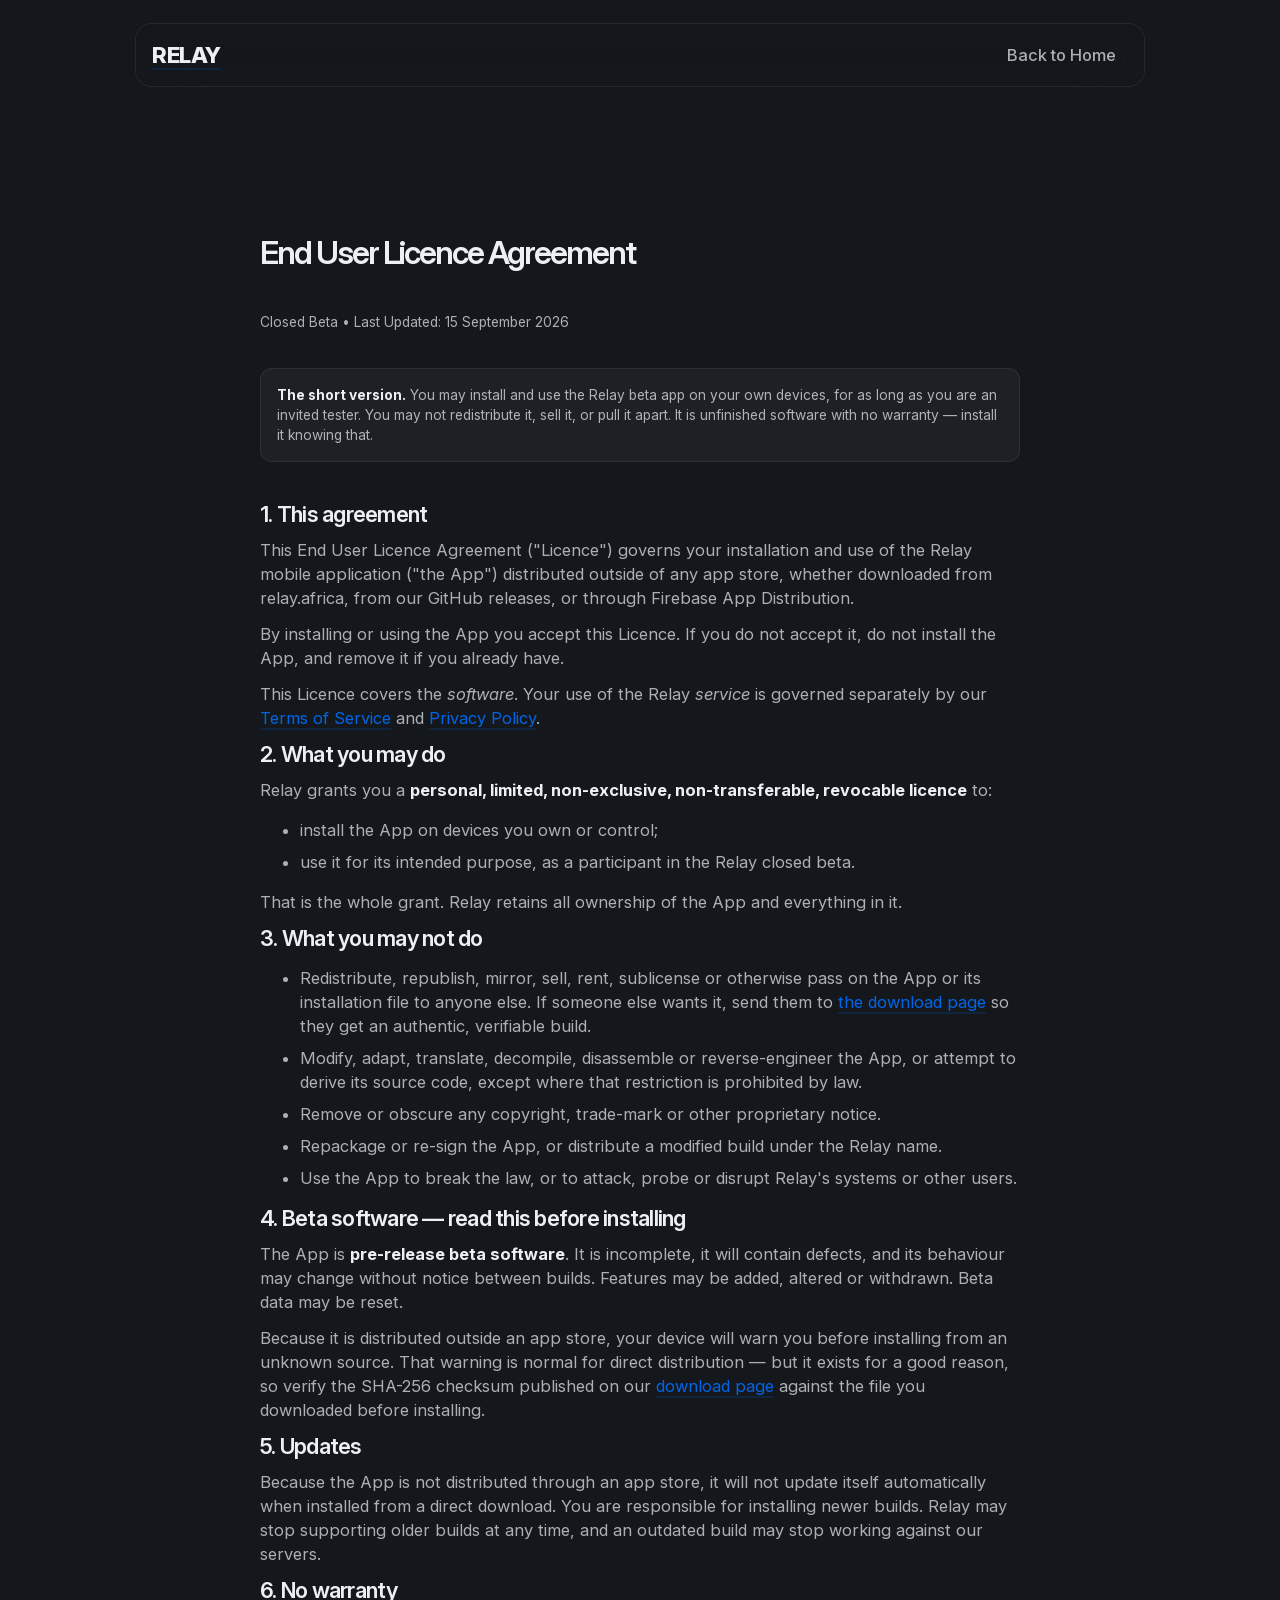
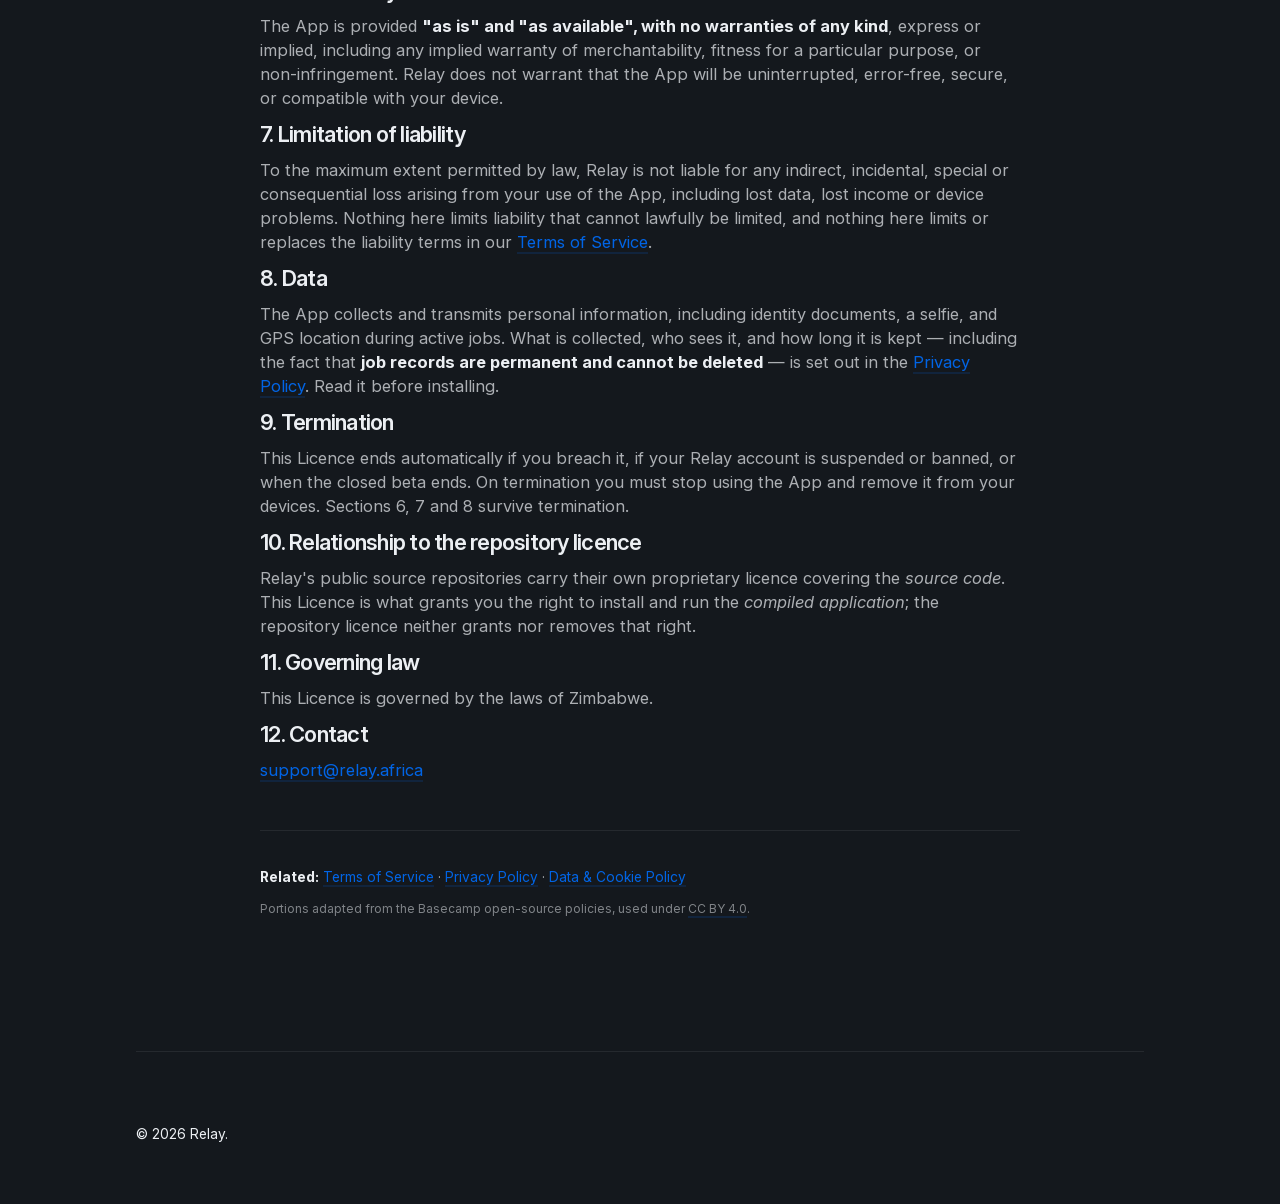
<file: eula.html>
<!DOCTYPE html>
<html lang="en" class="theme-dark">
<head>
  <meta charset="utf-8" />
  <title>Relay | End User Licence Agreement</title>
  <meta content="The licence under which you may install and use the Relay beta application." name="description" />
  <meta content="width=device-width, initial-scale=1" name="viewport" />
  <link rel="canonical" href="https://relay.africa/eula.html" />
  <link rel="icon" type="image/png" href="images/favicon/icon.png" sizes="32x32" />

  <link href="vendor/font-awesome-6.7.2/css/all.min.css" rel="stylesheet" />
  <link href="css/index.css" rel="stylesheet" type="text/css" />
  <link href="css/tablet.css" rel="stylesheet" type="text/css" />
  <link href="css/mobile.css" rel="stylesheet" type="text/css" />
  <script src="js/main.js" type="text/javascript" defer></script>
</head>

<body>
  <div class="page-container">
    <header class="nav-container">
      <a href="index.html" class="nav-brand">
        <span style="font-weight: 800; font-size: 22px; letter-spacing: -0.5px; color: var(--color-text-primary);">RELAY</span>
      </a>
      <nav class="nav-menu">
        <a href="index.html" class="nav-link">Back to Home</a>
      </nav>
    </header>

    <main style="max-width: 800px; margin: 0 auto; padding: 60px 20px;" class="legal-page">
      <section>
        <div class="heading">
          <h1 style="font-size: 32px;">End User Licence Agreement</h1>
          <p class="paragraph s secondary">Closed Beta • Last Updated: 15 September 2026</p>
        </div>

        <div style="margin-top: 24px; padding: 16px; background: var(--color-surface); border-radius: 12px; border: 1px solid var(--color-border-level-2);">
          <p class="paragraph s secondary" style="margin: 0;">
            <strong style="color: var(--color-text-primary);">The short version.</strong>
            You may install and use the Relay beta app on your own devices, for as long as you are
            an invited tester. You may not redistribute it, sell it, or pull it apart. It is
            unfinished software with no warranty — install it knowing that.
          </p>
        </div>

        <div style="margin-top: 40px;" class="paragraph m secondary">

          <h2 style="color: var(--color-text-primary);">1. This agreement</h2>
          <p>This End User Licence Agreement ("Licence") governs your installation and use of the Relay mobile application ("the App") distributed outside of any app store, whether downloaded from relay.africa, from our GitHub releases, or through Firebase App Distribution.</p>
          <p>By installing or using the App you accept this Licence. If you do not accept it, do not install the App, and remove it if you already have.</p>
          <p>This Licence covers the <em>software</em>. Your use of the Relay <em>service</em> is governed separately by our <a href="legal.html" style="color: var(--color-accent);">Terms of Service</a> and <a href="privacy.html" style="color: var(--color-accent);">Privacy Policy</a>.</p>

          <h2 style="color: var(--color-text-primary);">2. What you may do</h2>
          <p>Relay grants you a <strong style="color: var(--color-text-primary);">personal, limited, non-exclusive, non-transferable, revocable licence</strong> to:</p>
          <ul>
            <li>install the App on devices you own or control;</li>
            <li>use it for its intended purpose, as a participant in the Relay closed beta.</li>
          </ul>
          <p>That is the whole grant. Relay retains all ownership of the App and everything in it.</p>

          <h2 style="color: var(--color-text-primary);">3. What you may not do</h2>
          <ul>
            <li>Redistribute, republish, mirror, sell, rent, sublicense or otherwise pass on the App or its installation file to anyone else. If someone else wants it, send them to <a href="download.html" style="color: var(--color-accent);">the download page</a> so they get an authentic, verifiable build.</li>
            <li>Modify, adapt, translate, decompile, disassemble or reverse-engineer the App, or attempt to derive its source code, except where that restriction is prohibited by law.</li>
            <li>Remove or obscure any copyright, trade-mark or other proprietary notice.</li>
            <li>Repackage or re-sign the App, or distribute a modified build under the Relay name.</li>
            <li>Use the App to break the law, or to attack, probe or disrupt Relay's systems or other users.</li>
          </ul>

          <h2 style="color: var(--color-text-primary);">4. Beta software — read this before installing</h2>
          <p>The App is <strong style="color: var(--color-text-primary);">pre-release beta software</strong>. It is incomplete, it will contain defects, and its behaviour may change without notice between builds. Features may be added, altered or withdrawn. Beta data may be reset.</p>
          <p>Because it is distributed outside an app store, your device will warn you before installing from an unknown source. That warning is normal for direct distribution — but it exists for a good reason, so verify the SHA-256 checksum published on our <a href="download.html" style="color: var(--color-accent);">download page</a> against the file you downloaded before installing.</p>

          <h2 style="color: var(--color-text-primary);">5. Updates</h2>
          <p>Because the App is not distributed through an app store, it will not update itself automatically when installed from a direct download. You are responsible for installing newer builds. Relay may stop supporting older builds at any time, and an outdated build may stop working against our servers.</p>

          <h2 style="color: var(--color-text-primary);">6. No warranty</h2>
          <p>The App is provided <strong style="color: var(--color-text-primary);">"as is" and "as available", with no warranties of any kind</strong>, express or implied, including any implied warranty of merchantability, fitness for a particular purpose, or non-infringement. Relay does not warrant that the App will be uninterrupted, error-free, secure, or compatible with your device.</p>

          <h2 style="color: var(--color-text-primary);">7. Limitation of liability</h2>
          <p>To the maximum extent permitted by law, Relay is not liable for any indirect, incidental, special or consequential loss arising from your use of the App, including lost data, lost income or device problems. Nothing here limits liability that cannot lawfully be limited, and nothing here limits or replaces the liability terms in our <a href="legal.html" style="color: var(--color-accent);">Terms of Service</a>.</p>

          <h2 style="color: var(--color-text-primary);">8. Data</h2>
          <p>The App collects and transmits personal information, including identity documents, a selfie, and GPS location during active jobs. What is collected, who sees it, and how long it is kept — including the fact that <strong style="color: var(--color-text-primary);">job records are permanent and cannot be deleted</strong> — is set out in the <a href="privacy.html" style="color: var(--color-accent);">Privacy Policy</a>. Read it before installing.</p>

          <h2 style="color: var(--color-text-primary);">9. Termination</h2>
          <p>This Licence ends automatically if you breach it, if your Relay account is suspended or banned, or when the closed beta ends. On termination you must stop using the App and remove it from your devices. Sections 6, 7 and 8 survive termination.</p>

          <h2 style="color: var(--color-text-primary);">10. Relationship to the repository licence</h2>
          <p>Relay's public source repositories carry their own proprietary licence covering the <em>source code</em>. This Licence is what grants you the right to install and run the <em>compiled application</em>; the repository licence neither grants nor removes that right.</p>

          <h2 style="color: var(--color-text-primary);">11. Governing law</h2>
          <p>This Licence is governed by the laws of Zimbabwe.</p>

          <h2 style="color: var(--color-text-primary);">12. Contact</h2>
          <p><a href="mailto:support@relay.africa" style="color: var(--color-accent);">support@relay.africa</a></p>

          <div style="margin-top: 48px; padding-top: 24px; border-top: 1px solid var(--color-border-level-2);">
            <p class="paragraph s secondary" style="margin-bottom: 12px;">
              <strong style="color: var(--color-text-primary);">Related:</strong>
              <a href="legal.html" style="color: var(--color-accent);">Terms of Service</a> ·
              <a href="privacy.html" style="color: var(--color-accent);">Privacy Policy</a> ·
              <a href="data-policy.html" style="color: var(--color-accent);">Data &amp; Cookie Policy</a>
            </p>
            <p class="paragraph s tertiary" style="font-size: 12px;">
              Portions adapted from the Basecamp open-source policies, used under
              <a href="https://creativecommons.org/licenses/by/4.0/" style="color: var(--color-text-tertiary);" rel="noopener" target="_blank">CC BY 4.0</a>.
            </p>
          </div>
        </div>
      </section>
    </main>

    <footer class="footer">
      <div class="footer-menu">
        <div><p class="paragraph s">© 2026 Relay.</p></div>
      </div>
    </footer>
  </div>
</body>
</html>
</file>
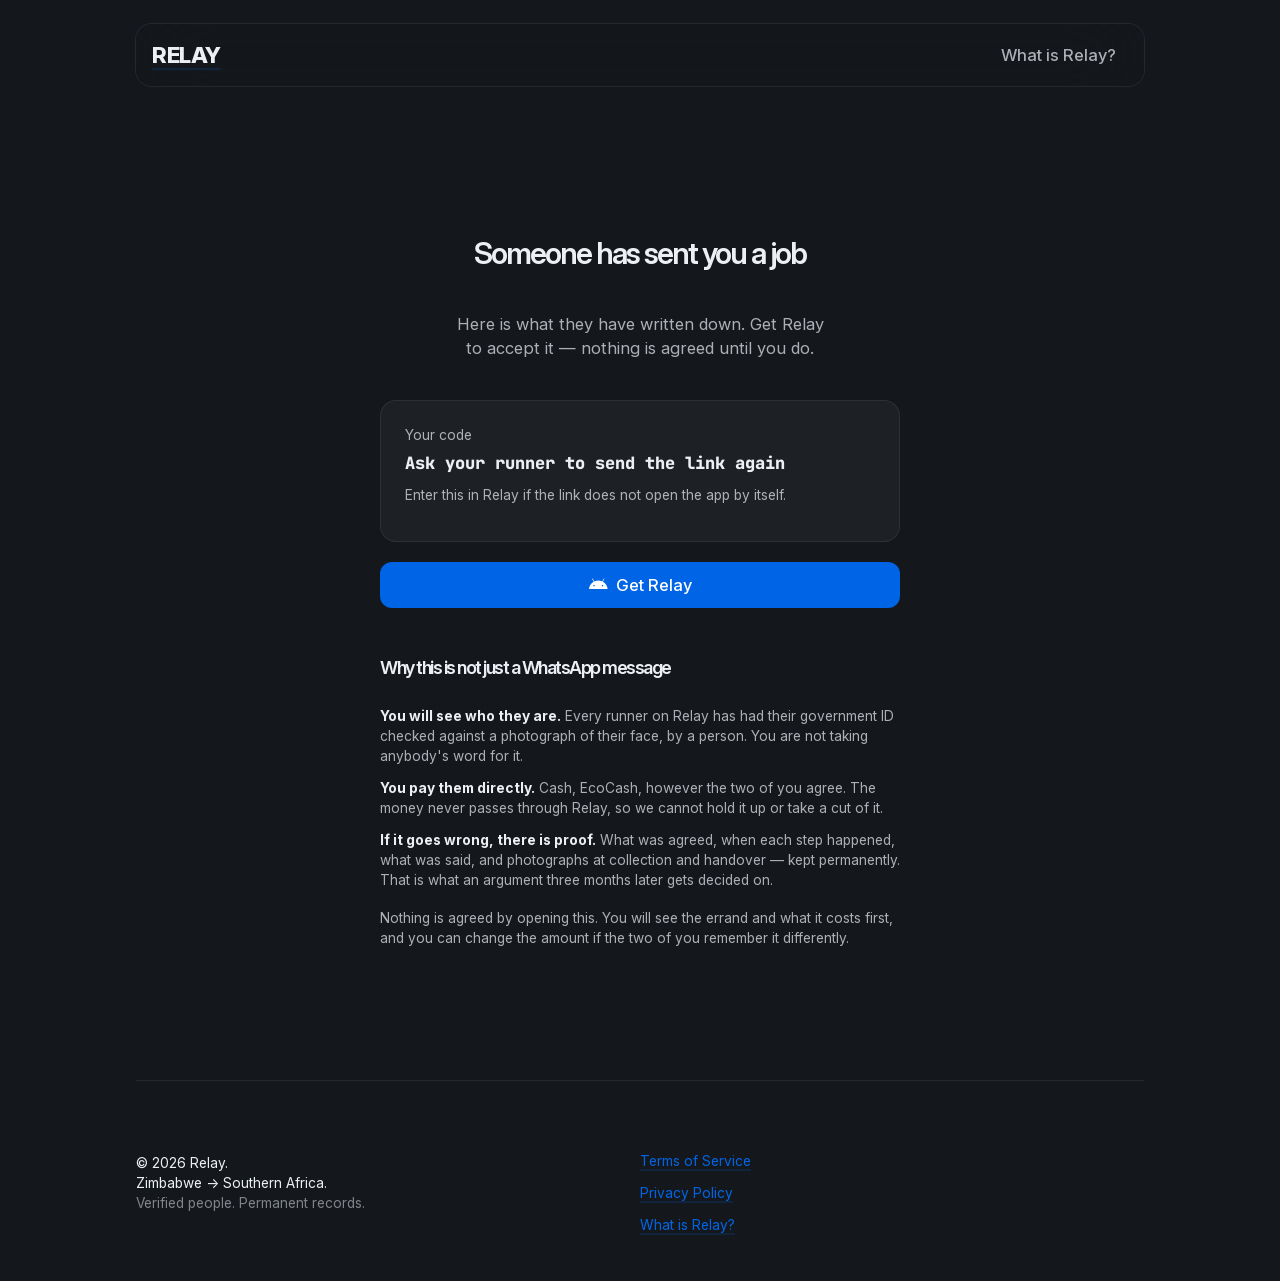
<file: invite.html>
<!DOCTYPE html>
<html lang="en" class="theme-dark">
<head>
  <meta charset="utf-8" />
  <title>Relay | Someone sent you a job</title>
  <meta content="A runner has sent you a job on Relay. Install Relay to see what they are offering before you agree to anything." name="description" />
  <meta content="width=device-width, initial-scale=1" name="viewport" />
  <!-- Not indexed. Every one of these pages is about one private arrangement
       between two people, and the code in the address is the only thing keeping
       it private. -->
  <meta name="robots" content="noindex, nofollow" />
  <!--
    Every path on this page is absolute, and has to be.

    This is the one page served from an address it is not stored at: a job link
    is /j/<code>, rewritten to this file with the address left alone so the code
    stays readable and shareable. That means the browser resolves relative paths
    against /j/, not the site root — so "css/index.css" is fetched from
    /j/css/index.css, which does not exist.

    Every stylesheet, the script and every link failed that way at once, and the
    result was not a broken-looking page but a plain one: unstyled text, and no
    job details either, because the script that fetches them never ran. The page
    still said something true, which is exactly why it could be wrong for a
    while without looking wrong.
  -->
  <link rel="icon" type="image/png" href="/images/favicon/icon.png" />
  <link href="/vendor/font-awesome-6.7.2/css/all.min.css" rel="stylesheet" />
  <link href="/css/index.css" rel="stylesheet" type="text/css" />
  <link href="/css/mobile.css" rel="stylesheet" type="text/css" />
  <script src="/js/invite.js" type="text/javascript" defer></script>
</head>

<body>
  <div class="page-container">
    <header class="nav-container">
      <a href="/index.html" class="nav-brand">
        <span style="font-weight: 800; font-size: 22px; letter-spacing: -0.5px; color: var(--color-text-primary);">RELAY</span>
      </a>
      <nav class="nav-menu">
        <a href="/index.html" class="nav-link">What is Relay?</a>
      </nav>
    </header>

    <!--
      Where a job link lands when Relay is not installed.

      With the app on the phone, nobody sees this: Android opens Relay straight
      on the job. This is the other case — somebody who has never heard of Relay,
      sent a link by a runner they are deciding whether to trust. A 404 there
      would end it, and would end it in a way that makes the runner look like a
      scammer.

      So this page has one job: say what the link is, say why the app is worth
      installing, and carry the code across so nothing has to be remembered.
    -->
    <main style="max-width: 560px; margin: 0 auto; padding: 60px 20px;">
      <section>
        <div class="heading centered">
          <h1 style="font-size: 30px;" class="balanced">Someone has sent you a job</h1>
          <p class="paragraph m secondary balanced">
            Here is what they have written down. Get Relay to accept it —
            nothing is agreed until you do.
          </p>
        </div>

        <!--
          The job itself, filled in from Relay once the page loads.

          Hidden to begin with and revealed only when there is something real to
          put in it, so a slow connection shows the fallback below rather than a
          row of empty labels. If Relay cannot be reached at all, or the code has
          expired, this never appears and the fallback stands.
        -->
        <div id="inviteJob" hidden
             style="background: var(--color-surface); border-radius: 16px; padding: 24px; margin-top: 28px; border: 1px solid var(--color-border-level-2);">

          <div style="display: flex; align-items: baseline; gap: 10px; flex-wrap: wrap;">
            <p id="runnerName" style="font-size: 20px; font-weight: 700; margin: 0; color: var(--color-text-primary);"></p>
            <span id="runnerVerified" hidden class="paragraph s" style="color: var(--color-accent); margin: 0;">
              <i class="fa-solid fa-circle-check"></i> Identity checked by Relay
            </span>
          </div>
          <p id="runnerRecord" hidden class="paragraph s secondary" style="margin: 4px 0 0 0;"></p>

          <hr style="border: none; border-top: 1px solid var(--color-border-level-2); margin: 18px 0;" />

          <p class="paragraph s secondary" style="margin: 0 0 4px 0;">What they will do</p>
          <p id="jobDescription" style="margin: 0 0 16px 0; color: var(--color-text-primary);"></p>

          <p class="paragraph s secondary" style="margin: 0 0 4px 0;">From</p>
          <p id="jobFrom" style="margin: 0 0 16px 0; color: var(--color-text-primary);"></p>

          <p class="paragraph s secondary" style="margin: 0 0 4px 0;">To</p>
          <p id="jobTo" style="margin: 0 0 16px 0; color: var(--color-text-primary);"></p>

          <p class="paragraph s secondary" style="margin: 0 0 4px 0;">You pay them</p>
          <p id="jobAmount" style="margin: 0; font-size: 22px; font-weight: 700; color: var(--color-text-primary);"></p>

          <p class="paragraph s secondary" style="margin-top: 18px;">
            Nothing is agreed yet. Get Relay to accept it — and you can change
            the amount if the two of you remember it differently.
          </p>
        </div>

        <!--
          The way in, for somebody who already has Relay.

          Android only opens a link in an app once it has verified that the
          link and the app belong together, and it decides that at install
          time. Anybody who installed Relay before job links existed will
          therefore land here in a browser with the app sitting on their home
          screen — so there has to be a way across that does not depend on that
          verification having happened.

          The button uses a scheme the app claims outright, which needs no
          verification at all. The code stays beside it because the button
          cannot be relied on either: nothing happens if Relay is not installed,
          and a code typed in by hand always works.
        -->
        <div id="inviteOpen" hidden style="margin-top: 20px;">
          <a id="inviteOpenLink" class="button secondary full-width" href="#"
             style="display: flex; align-items: center; justify-content: center; gap: 8px;">
            <i class="fa-solid fa-arrow-up-right-from-square"></i> Open in Relay
          </a>
          <p class="paragraph s secondary" style="margin-top: 10px; text-align: center;">
            Already have Relay? Open it, or enter
            <strong id="inviteOpenCode" style="font-family: var(--font-mono); letter-spacing: 2px; color: var(--color-text-primary);"></strong>
            by hand.
          </p>
        </div>

        <!--
          What stands when the job cannot be shown: no code in the address, an
          expired one, Relay unreachable, or JavaScript turned off. Visible by
          default for exactly that reason.
        -->
        <div id="inviteFallback"
             style="background: var(--color-surface); border-radius: 16px; padding: 24px; margin-top: 28px; border: 1px solid var(--color-border-level-2);">
          <p id="inviteCodeLabel" class="paragraph s secondary" style="margin: 0 0 6px 0;">Your code</p>
          <p id="inviteCode"
             style="font-family: var(--font-mono); font-size: 32px; font-weight: 800; letter-spacing: 6px; margin: 0; color: var(--color-text-primary);">
            ——————
          </p>
          <p id="inviteCodeHint" class="paragraph s secondary" style="margin-top: 10px;">
            Enter this in Relay if the link does not open the app by itself.
          </p>
        </div>

        <a class="button primary full-width" href="/download.html"
           style="margin-top: 20px; display: flex; align-items: center; justify-content: center; gap: 8px;">
          <i class="fa-brands fa-android"></i> Get Relay
        </a>

        <div style="margin-top: 36px;">
          <h2 style="font-size: 18px;">Why this is not just a WhatsApp message</h2>

          <p class="paragraph s secondary" style="margin-top: 14px;">
            <strong style="color: var(--color-text-primary);">You will see who they are.</strong>
            Every runner on Relay has had their government ID checked against a
            photograph of their face, by a person. You are not taking anybody's
            word for it.
          </p>

          <p class="paragraph s secondary">
            <strong style="color: var(--color-text-primary);">You pay them directly.</strong>
            Cash, EcoCash, however the two of you agree. The money never passes
            through Relay, so we cannot hold it up or take a cut of it.
          </p>

          <p class="paragraph s secondary">
            <strong style="color: var(--color-text-primary);">If it goes wrong, there is proof.</strong>
            What was agreed, when each step happened, what was said, and
            photographs at collection and handover — kept permanently. That is
            what an argument three months later gets decided on.
          </p>

          <p class="paragraph s secondary" style="margin-top: 18px;">
            Nothing is agreed by opening this. You will see the errand and what
            it costs first, and you can change the amount if the two of you
            remember it differently.
          </p>
        </div>
      </section>
    </main>

    <footer class="footer">
      <div class="footer-menu">
        <div>
          <p class="paragraph s">
            © 2026 Relay.<br />
            Zimbabwe &#8594; Southern Africa.<br>
            <span style="color: var(--color-text-tertiary);">Verified people. Permanent records.</span>
          </p>
        </div>
        <div>
          <div class="link-list">
            <a href="/legal.html" class="ui s">Terms of Service</a>
            <a href="/privacy.html" class="ui s">Privacy Policy</a>
            <a href="/index.html" class="ui s">What is Relay?</a>
          </div>
        </div>
      </div>
    </footer>
  </div>
</body>
</html>
</file>
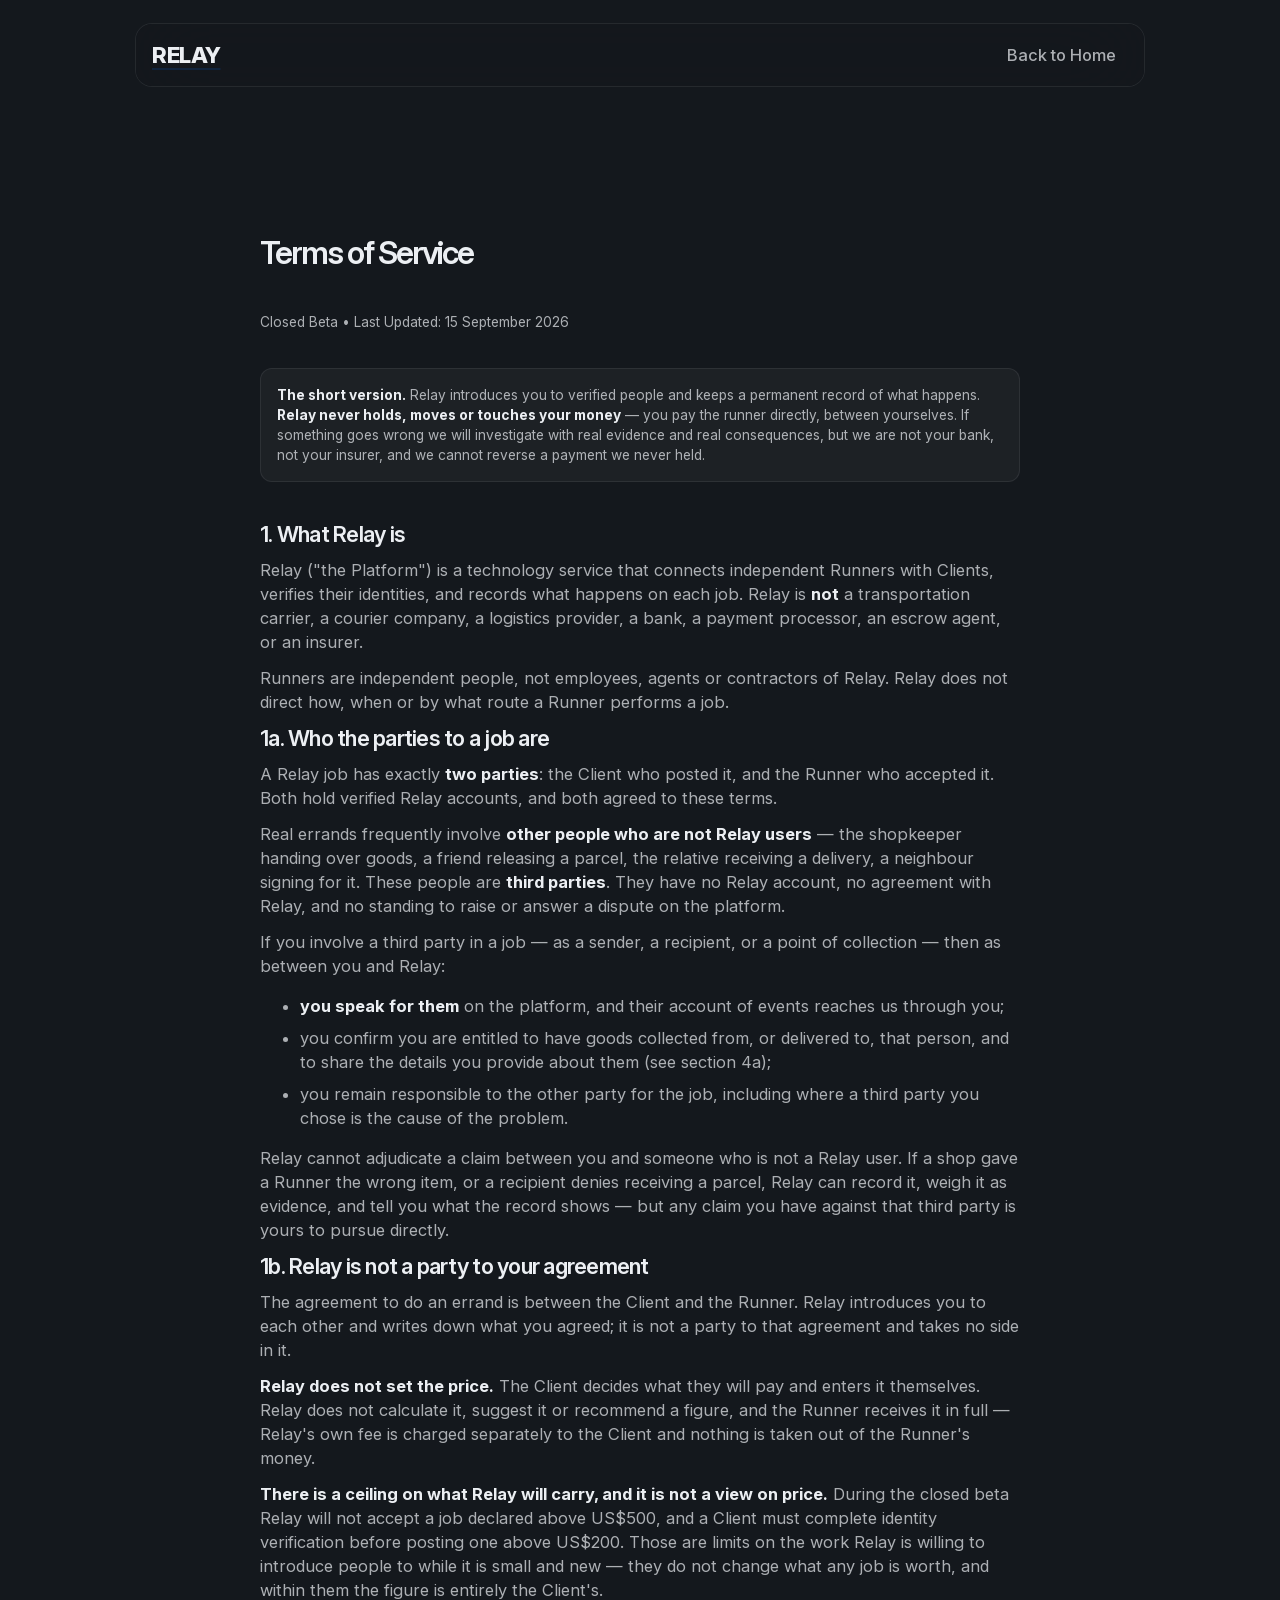
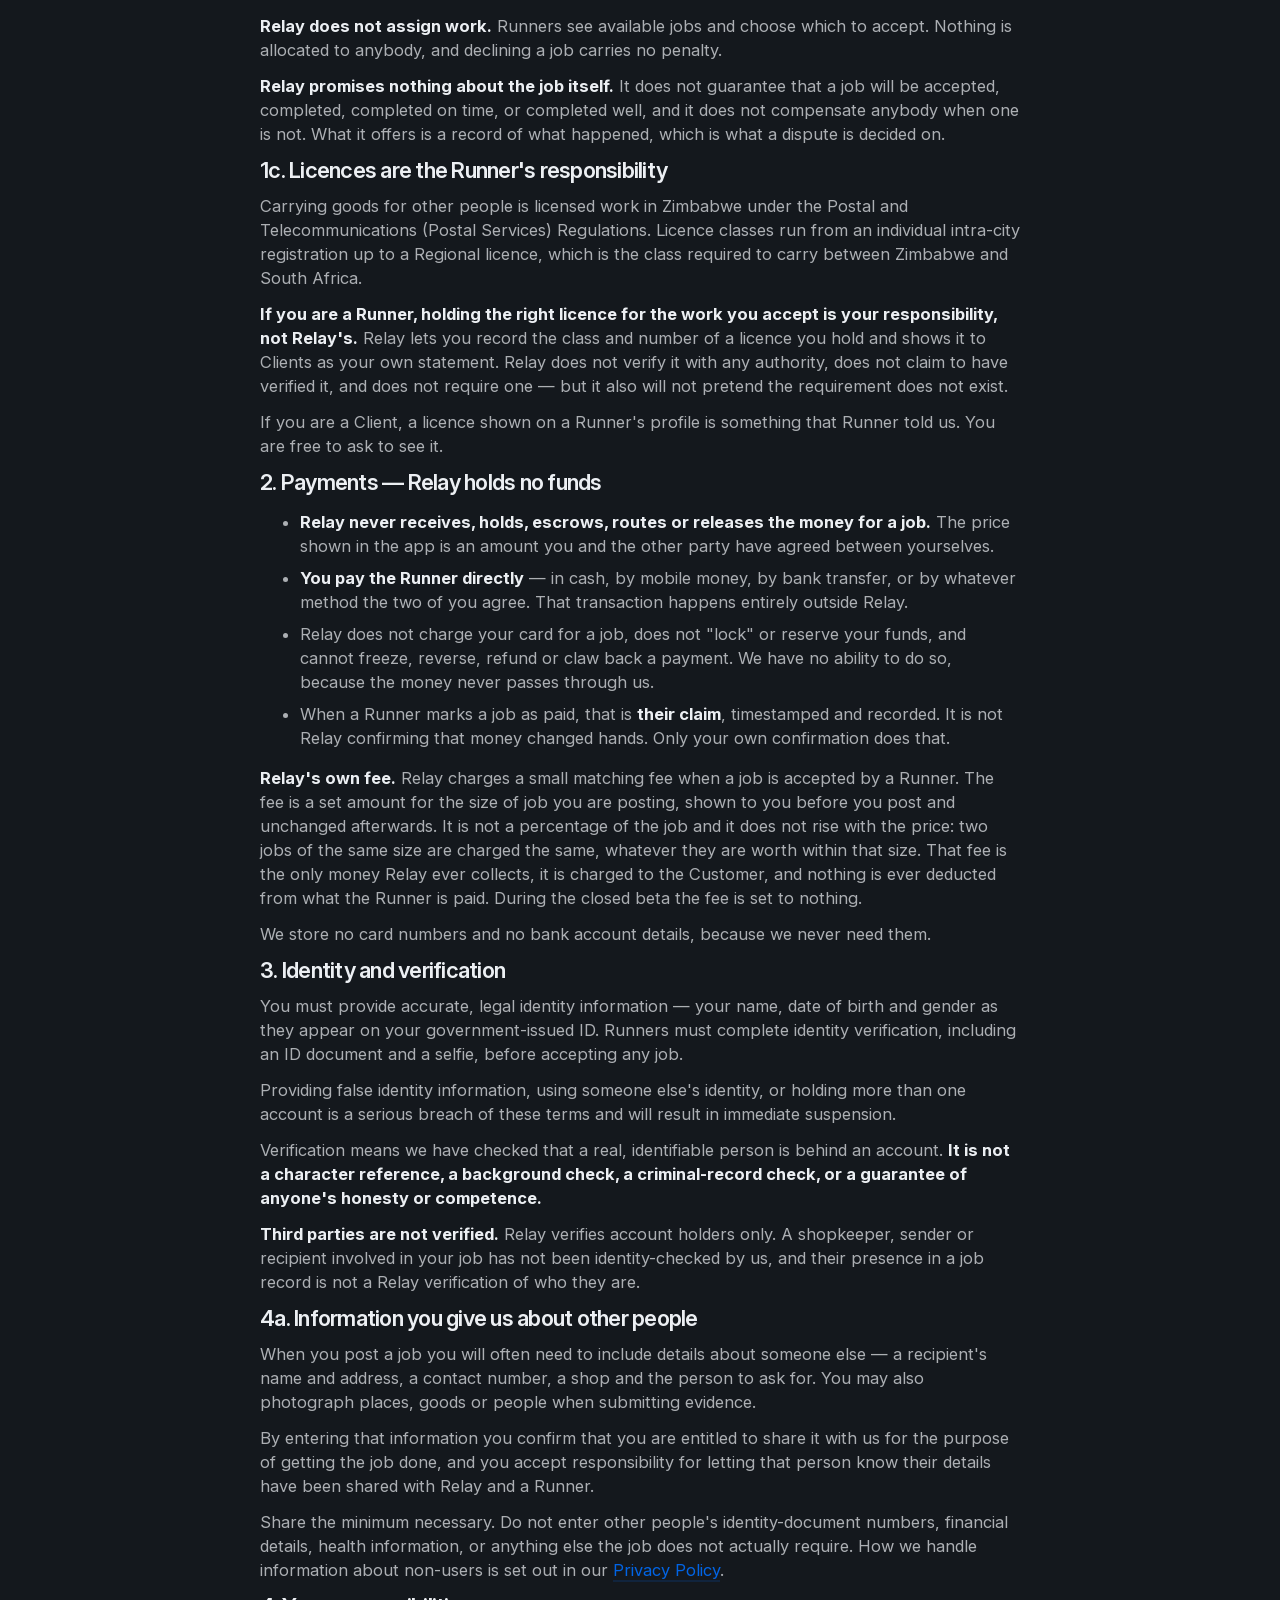
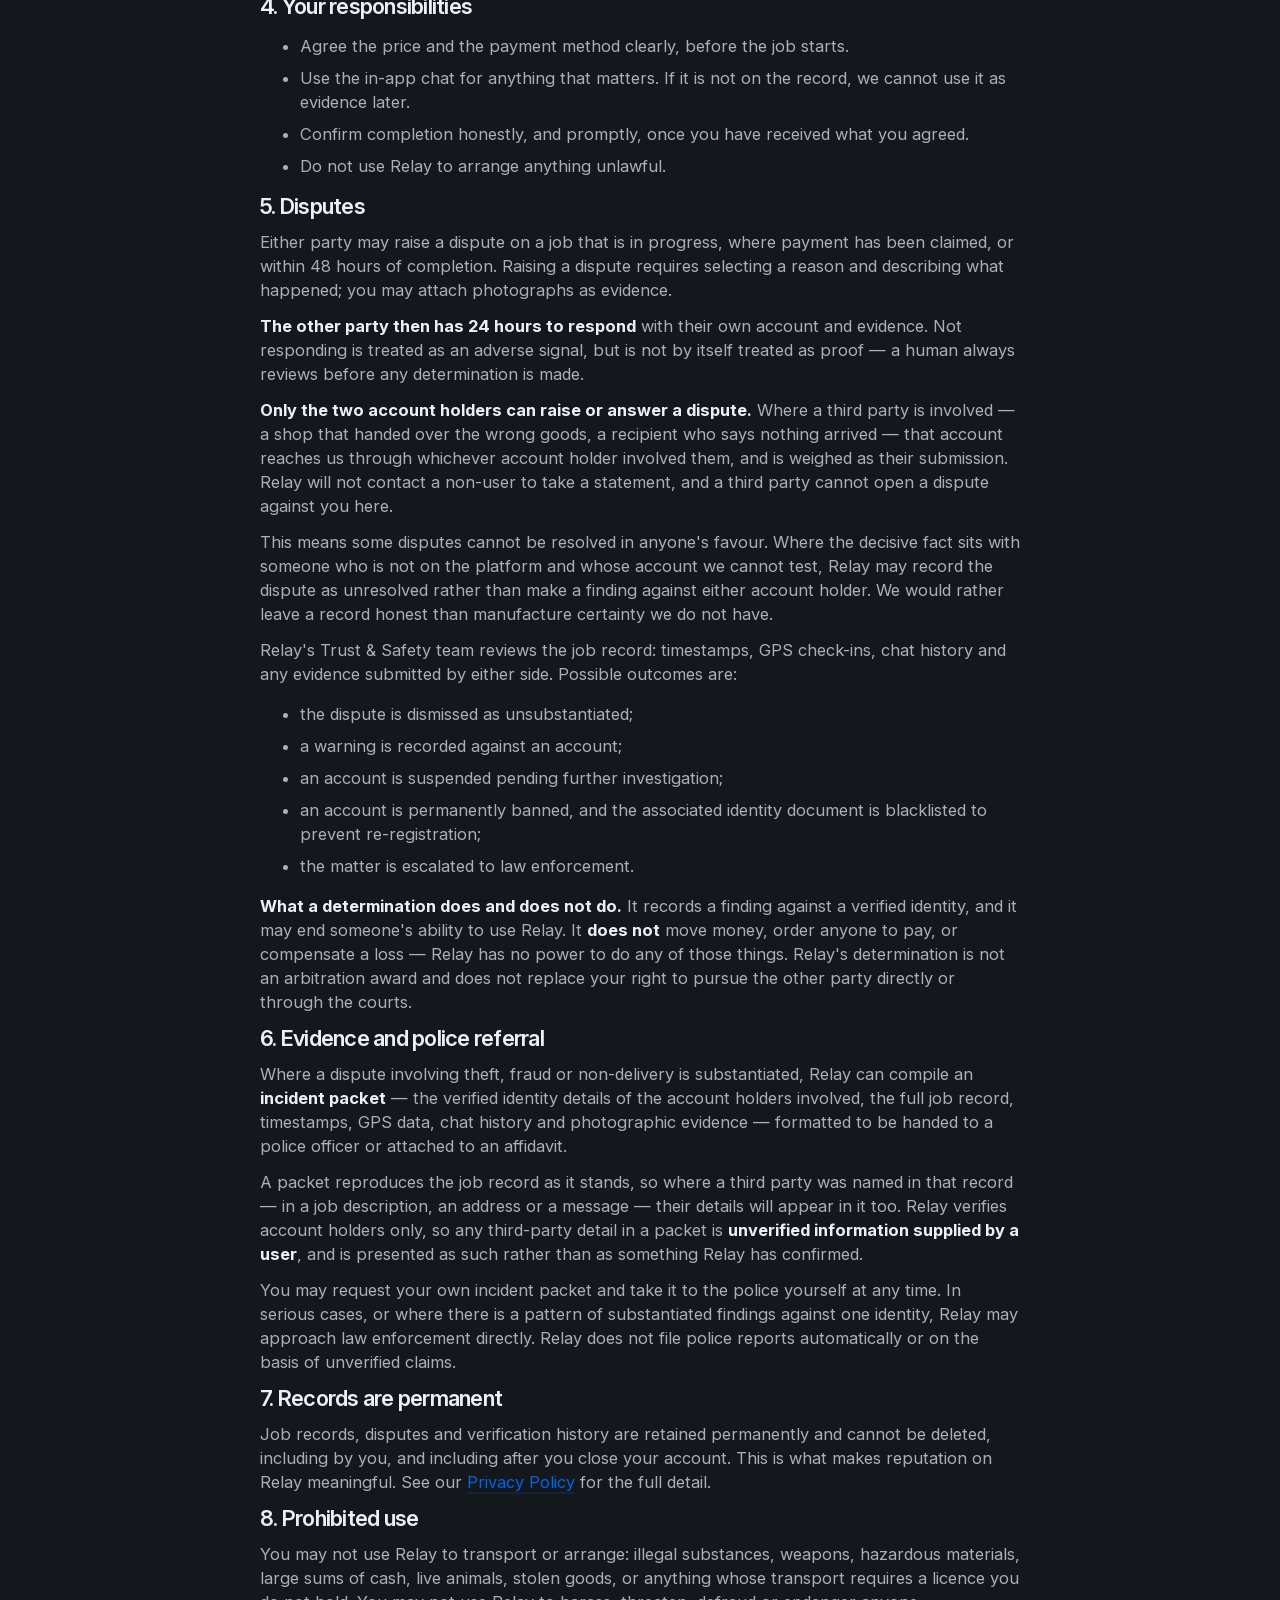
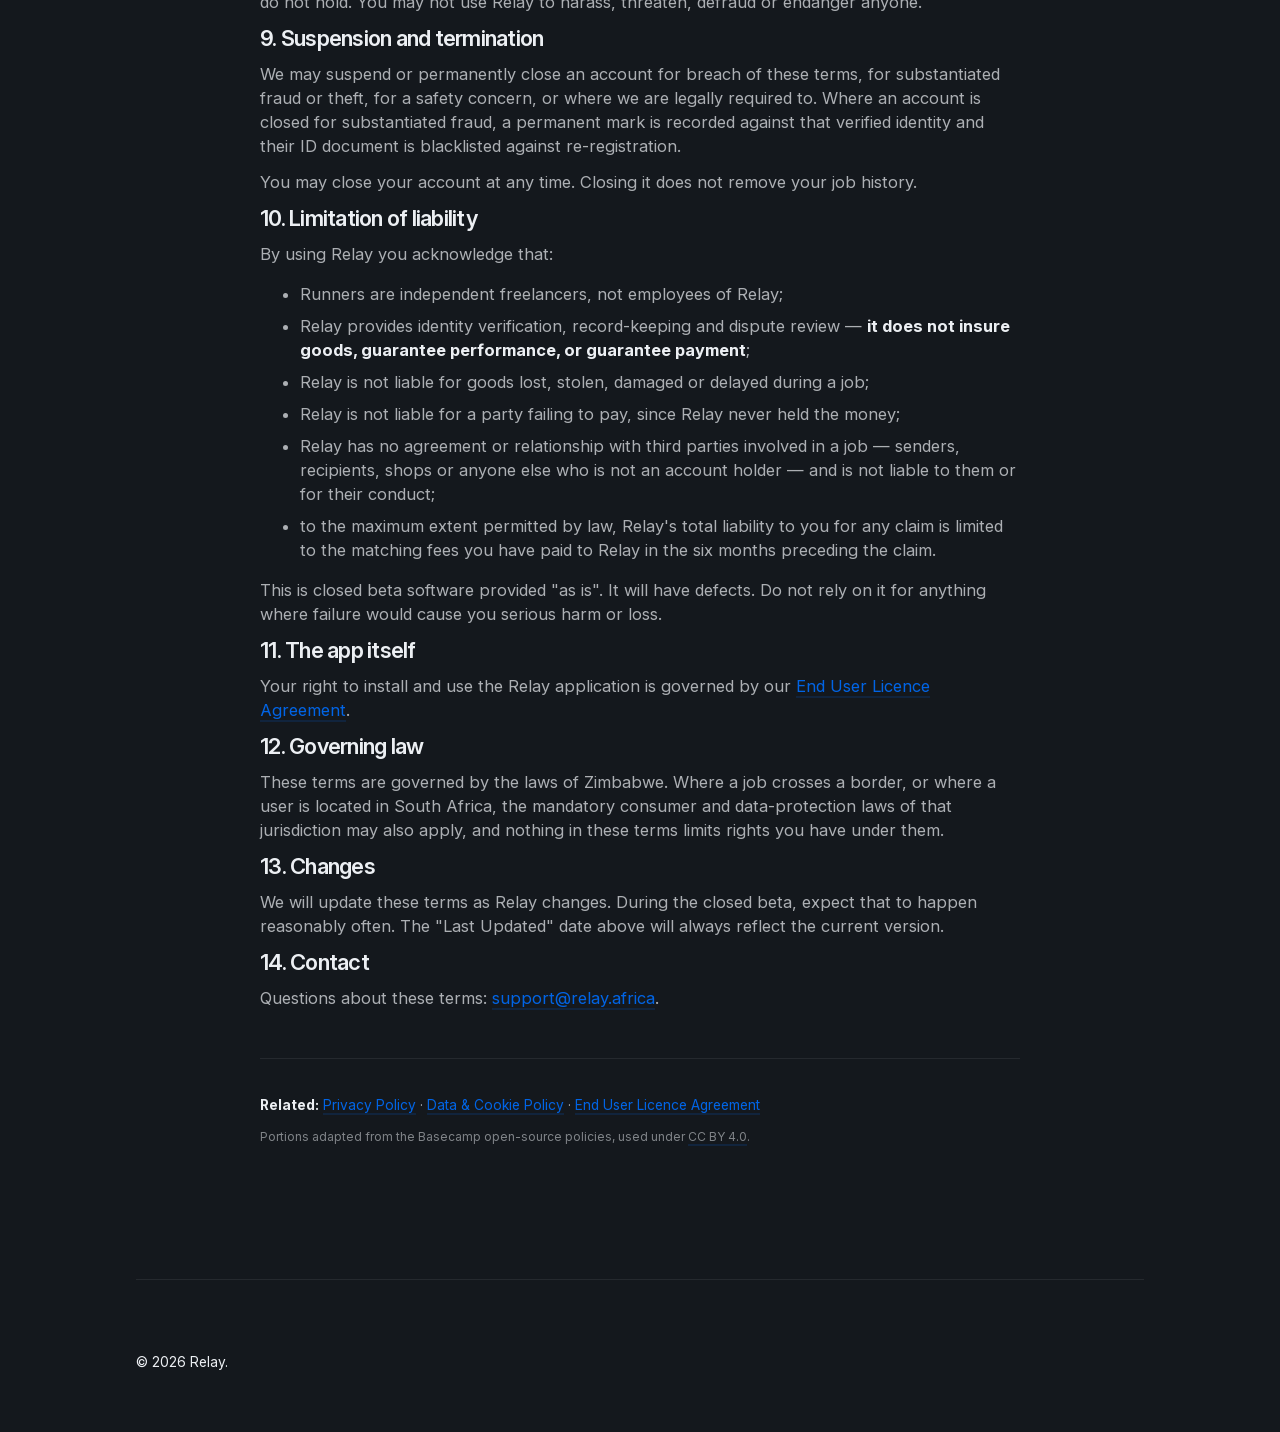
<file: legal.html>
<!DOCTYPE html>
<html lang="en" class="theme-dark">
<head>
  <meta charset="utf-8" />
  <title>Relay | Terms of Service</title>
  <meta content="Terms of Service for the Relay closed beta." name="description" />
  <meta content="width=device-width, initial-scale=1" name="viewport" />
  <link rel="canonical" href="https://relay.africa/legal" />
  <link rel="icon" type="image/png" href="images/favicon/icon.png" sizes="32x32" />

  <link href="vendor/font-awesome-6.7.2/css/all.min.css" rel="stylesheet" />
  <link href="css/index.css" rel="stylesheet" type="text/css" />
  <link href="css/tablet.css" rel="stylesheet" type="text/css" />
  <link href="css/mobile.css" rel="stylesheet" type="text/css" />
  <script src="js/main.js" type="text/javascript" defer></script>
</head>

<body>
  <div class="page-container">
    <header class="nav-container">
      <a href="index.html" class="nav-brand">
        <span style="font-weight: 800; font-size: 22px; letter-spacing: -0.5px; color: var(--color-text-primary);">RELAY</span>
      </a>
      <nav class="nav-menu">
        <a href="index.html" class="nav-link">Back to Home</a>
      </nav>
    </header>

    <main style="max-width: 800px; margin: 0 auto; padding: 60px 20px;" class="legal-page">
      <section>
        <div class="heading">
          <h1 style="font-size: 32px;">Terms of Service</h1>
          <p class="paragraph s secondary">Closed Beta • Last Updated: 15 September 2026</p>
        </div>

        <div style="margin-top: 24px; padding: 16px; background: var(--color-surface); border-radius: 12px; border: 1px solid var(--color-border-level-2);">
          <p class="paragraph s secondary" style="margin: 0;">
            <strong style="color: var(--color-text-primary);">The short version.</strong>
            Relay introduces you to verified people and keeps a permanent record of what happens.
            <strong style="color: var(--color-text-primary);">Relay never holds, moves or touches your money</strong> —
            you pay the runner directly, between yourselves. If something goes wrong we will
            investigate with real evidence and real consequences, but we are not your bank, not
            your insurer, and we cannot reverse a payment we never held.
          </p>
        </div>

        <div style="margin-top: 40px;" class="paragraph m secondary">

          <h2 style="color: var(--color-text-primary);">1. What Relay is</h2>
          <p>Relay ("the Platform") is a technology service that connects independent Runners with Clients, verifies their identities, and records what happens on each job. Relay is <strong style="color: var(--color-text-primary);">not</strong> a transportation carrier, a courier company, a logistics provider, a bank, a payment processor, an escrow agent, or an insurer.</p>
          <p>Runners are independent people, not employees, agents or contractors of Relay. Relay does not direct how, when or by what route a Runner performs a job.</p>

          <h2 style="color: var(--color-text-primary);">1a. Who the parties to a job are</h2>
          <p>A Relay job has exactly <strong style="color: var(--color-text-primary);">two parties</strong>: the Client who posted it, and the Runner who accepted it. Both hold verified Relay accounts, and both agreed to these terms.</p>
          <p>Real errands frequently involve <strong style="color: var(--color-text-primary);">other people who are not Relay users</strong> — the shopkeeper handing over goods, a friend releasing a parcel, the relative receiving a delivery, a neighbour signing for it. These people are <strong style="color: var(--color-text-primary);">third parties</strong>. They have no Relay account, no agreement with Relay, and no standing to raise or answer a dispute on the platform.</p>
          <p>If you involve a third party in a job — as a sender, a recipient, or a point of collection — then as between you and Relay:</p>
          <ul>
            <li><strong style="color: var(--color-text-primary);">you speak for them</strong> on the platform, and their account of events reaches us through you;</li>
            <li>you confirm you are entitled to have goods collected from, or delivered to, that person, and to share the details you provide about them (see section 4a);</li>
            <li>you remain responsible to the other party for the job, including where a third party you chose is the cause of the problem.</li>
          </ul>
          <p>Relay cannot adjudicate a claim between you and someone who is not a Relay user. If a shop gave a Runner the wrong item, or a recipient denies receiving a parcel, Relay can record it, weigh it as evidence, and tell you what the record shows — but any claim you have against that third party is yours to pursue directly.</p>

          <h2 style="color: var(--color-text-primary);">1b. Relay is not a party to your agreement</h2>
          <p>The agreement to do an errand is between the Client and the Runner. Relay introduces you to each other and writes down what you agreed; it is not a party to that agreement and takes no side in it.</p>
          <p><strong style="color: var(--color-text-primary);">Relay does not set the price.</strong> The Client decides what they will pay and enters it themselves. Relay does not calculate it, suggest it or recommend a figure, and the Runner receives it in full — Relay's own fee is charged separately to the Client and nothing is taken out of the Runner's money.</p>
          <p><strong style="color: var(--color-text-primary);">There is a ceiling on what Relay will carry, and it is not a view on price.</strong> During the closed beta Relay will not accept a job declared above US$500, and a Client must complete identity verification before posting one above US$200. Those are limits on the work Relay is willing to introduce people to while it is small and new — they do not change what any job is worth, and within them the figure is entirely the Client's.</p>
          <p><strong style="color: var(--color-text-primary);">Relay does not assign work.</strong> Runners see available jobs and choose which to accept. Nothing is allocated to anybody, and declining a job carries no penalty.</p>
          <p><strong style="color: var(--color-text-primary);">Relay promises nothing about the job itself.</strong> It does not guarantee that a job will be accepted, completed, completed on time, or completed well, and it does not compensate anybody when one is not. What it offers is a record of what happened, which is what a dispute is decided on.</p>

          <h2 style="color: var(--color-text-primary);">1c. Licences are the Runner's responsibility</h2>
          <p>Carrying goods for other people is licensed work in Zimbabwe under the Postal and Telecommunications (Postal Services) Regulations. Licence classes run from an individual intra-city registration up to a Regional licence, which is the class required to carry between Zimbabwe and South Africa.</p>
          <p><strong style="color: var(--color-text-primary);">If you are a Runner, holding the right licence for the work you accept is your responsibility, not Relay's.</strong> Relay lets you record the class and number of a licence you hold and shows it to Clients as your own statement. Relay does not verify it with any authority, does not claim to have verified it, and does not require one — but it also will not pretend the requirement does not exist.</p>
          <p>If you are a Client, a licence shown on a Runner's profile is something that Runner told us. You are free to ask to see it.</p>

          <h2 style="color: var(--color-text-primary);">2. Payments — Relay holds no funds</h2>
          <ul>
            <li><strong style="color: var(--color-text-primary);">Relay never receives, holds, escrows, routes or releases the money for a job.</strong> The price shown in the app is an amount you and the other party have agreed between yourselves.</li>
            <li><strong style="color: var(--color-text-primary);">You pay the Runner directly</strong> — in cash, by mobile money, by bank transfer, or by whatever method the two of you agree. That transaction happens entirely outside Relay.</li>
            <li>Relay does not charge your card for a job, does not "lock" or reserve your funds, and cannot freeze, reverse, refund or claw back a payment. We have no ability to do so, because the money never passes through us.</li>
            <li>When a Runner marks a job as paid, that is <strong style="color: var(--color-text-primary);">their claim</strong>, timestamped and recorded. It is not Relay confirming that money changed hands. Only your own confirmation does that.</li>
          </ul>
          <p><strong style="color: var(--color-text-primary);">Relay's own fee.</strong> Relay charges a small matching fee when a job is accepted by a Runner. The fee is a set amount for the size of job you are posting, shown to you before you post and unchanged afterwards. It is not a percentage of the job and it does not rise with the price: two jobs of the same size are charged the same, whatever they are worth within that size. That fee is the only money Relay ever collects, it is charged to the Customer, and nothing is ever deducted from what the Runner is paid. During the closed beta the fee is set to nothing.</p>
          <p>We store no card numbers and no bank account details, because we never need them.</p>

          <h2 style="color: var(--color-text-primary);">3. Identity and verification</h2>
          <p>You must provide accurate, legal identity information — your name, date of birth and gender as they appear on your government-issued ID. Runners must complete identity verification, including an ID document and a selfie, before accepting any job.</p>
          <p>Providing false identity information, using someone else's identity, or holding more than one account is a serious breach of these terms and will result in immediate suspension.</p>
          <p>Verification means we have checked that a real, identifiable person is behind an account. <strong style="color: var(--color-text-primary);">It is not a character reference, a background check, a criminal-record check, or a guarantee of anyone's honesty or competence.</strong></p>
          <p><strong style="color: var(--color-text-primary);">Third parties are not verified.</strong> Relay verifies account holders only. A shopkeeper, sender or recipient involved in your job has not been identity-checked by us, and their presence in a job record is not a Relay verification of who they are.</p>

          <h2 style="color: var(--color-text-primary);">4a. Information you give us about other people</h2>
          <p>When you post a job you will often need to include details about someone else — a recipient's name and address, a contact number, a shop and the person to ask for. You may also photograph places, goods or people when submitting evidence.</p>
          <p>By entering that information you confirm that you are entitled to share it with us for the purpose of getting the job done, and you accept responsibility for letting that person know their details have been shared with Relay and a Runner.</p>
          <p>Share the minimum necessary. Do not enter other people's identity-document numbers, financial details, health information, or anything else the job does not actually require. How we handle information about non-users is set out in our <a href="privacy.html" style="color: var(--color-accent);">Privacy Policy</a>.</p>

          <h2 style="color: var(--color-text-primary);">4. Your responsibilities</h2>
          <ul>
            <li>Agree the price and the payment method clearly, before the job starts.</li>
            <li>Use the in-app chat for anything that matters. If it is not on the record, we cannot use it as evidence later.</li>
            <li>Confirm completion honestly, and promptly, once you have received what you agreed.</li>
            <li>Do not use Relay to arrange anything unlawful.</li>
          </ul>

          <h2 style="color: var(--color-text-primary);" id="disputes">5. Disputes</h2>
          <p>Either party may raise a dispute on a job that is in progress, where payment has been claimed, or within 48 hours of completion. Raising a dispute requires selecting a reason and describing what happened; you may attach photographs as evidence.</p>
          <p><strong style="color: var(--color-text-primary);">The other party then has 24 hours to respond</strong> with their own account and evidence. Not responding is treated as an adverse signal, but is not by itself treated as proof — a human always reviews before any determination is made.</p>
          <p><strong style="color: var(--color-text-primary);">Only the two account holders can raise or answer a dispute.</strong> Where a third party is involved — a shop that handed over the wrong goods, a recipient who says nothing arrived — that account reaches us through whichever account holder involved them, and is weighed as their submission. Relay will not contact a non-user to take a statement, and a third party cannot open a dispute against you here.</p>
          <p>This means some disputes cannot be resolved in anyone's favour. Where the decisive fact sits with someone who is not on the platform and whose account we cannot test, Relay may record the dispute as unresolved rather than make a finding against either account holder. We would rather leave a record honest than manufacture certainty we do not have.</p>
          <p>Relay's Trust &amp; Safety team reviews the job record: timestamps, GPS check-ins, chat history and any evidence submitted by either side. Possible outcomes are:</p>
          <ul>
            <li>the dispute is dismissed as unsubstantiated;</li>
            <li>a warning is recorded against an account;</li>
            <li>an account is suspended pending further investigation;</li>
            <li>an account is permanently banned, and the associated identity document is blacklisted to prevent re-registration;</li>
            <li>the matter is escalated to law enforcement.</li>
          </ul>
          <p><strong style="color: var(--color-text-primary);">What a determination does and does not do.</strong> It records a finding against a verified identity, and it may end someone's ability to use Relay. It <strong style="color: var(--color-text-primary);">does not</strong> move money, order anyone to pay, or compensate a loss — Relay has no power to do any of those things. Relay's determination is not an arbitration award and does not replace your right to pursue the other party directly or through the courts.</p>

          <h2 style="color: var(--color-text-primary);">6. Evidence and police referral</h2>
          <p>Where a dispute involving theft, fraud or non-delivery is substantiated, Relay can compile an <strong style="color: var(--color-text-primary);">incident packet</strong> — the verified identity details of the account holders involved, the full job record, timestamps, GPS data, chat history and photographic evidence — formatted to be handed to a police officer or attached to an affidavit.</p>
          <p>A packet reproduces the job record as it stands, so where a third party was named in that record — in a job description, an address or a message — their details will appear in it too. Relay verifies account holders only, so any third-party detail in a packet is <strong style="color: var(--color-text-primary);">unverified information supplied by a user</strong>, and is presented as such rather than as something Relay has confirmed.</p>
          <p>You may request your own incident packet and take it to the police yourself at any time. In serious cases, or where there is a pattern of substantiated findings against one identity, Relay may approach law enforcement directly. Relay does not file police reports automatically or on the basis of unverified claims.</p>

          <h2 style="color: var(--color-text-primary);">7. Records are permanent</h2>
          <p>Job records, disputes and verification history are retained permanently and cannot be deleted, including by you, and including after you close your account. This is what makes reputation on Relay meaningful. See our <a href="privacy.html" style="color: var(--color-accent);">Privacy Policy</a> for the full detail.</p>

          <h2 style="color: var(--color-text-primary);">8. Prohibited use</h2>
          <p>You may not use Relay to transport or arrange: illegal substances, weapons, hazardous materials, large sums of cash, live animals, stolen goods, or anything whose transport requires a licence you do not hold. You may not use Relay to harass, threaten, defraud or endanger anyone.</p>

          <h2 style="color: var(--color-text-primary);">9. Suspension and termination</h2>
          <p>We may suspend or permanently close an account for breach of these terms, for substantiated fraud or theft, for a safety concern, or where we are legally required to. Where an account is closed for substantiated fraud, a permanent mark is recorded against that verified identity and their ID document is blacklisted against re-registration.</p>
          <p>You may close your account at any time. Closing it does not remove your job history.</p>

          <h2 style="color: var(--color-text-primary);">10. Limitation of liability</h2>
          <p>By using Relay you acknowledge that:</p>
          <ul>
            <li>Runners are independent freelancers, not employees of Relay;</li>
            <li>Relay provides identity verification, record-keeping and dispute review — <strong style="color: var(--color-text-primary);">it does not insure goods, guarantee performance, or guarantee payment</strong>;</li>
            <li>Relay is not liable for goods lost, stolen, damaged or delayed during a job;</li>
            <li>Relay is not liable for a party failing to pay, since Relay never held the money;</li>
            <li>Relay has no agreement or relationship with third parties involved in a job — senders, recipients, shops or anyone else who is not an account holder — and is not liable to them or for their conduct;</li>
            <li>to the maximum extent permitted by law, Relay's total liability to you for any claim is limited to the matching fees you have paid to Relay in the six months preceding the claim.</li>
          </ul>
          <p>This is closed beta software provided "as is". It will have defects. Do not rely on it for anything where failure would cause you serious harm or loss.</p>

          <h2 style="color: var(--color-text-primary);">11. The app itself</h2>
          <p>Your right to install and use the Relay application is governed by our <a href="eula.html" style="color: var(--color-accent);">End User Licence Agreement</a>.</p>

          <h2 style="color: var(--color-text-primary);">12. Governing law</h2>
          <p>These terms are governed by the laws of Zimbabwe. Where a job crosses a border, or where a user is located in South Africa, the mandatory consumer and data-protection laws of that jurisdiction may also apply, and nothing in these terms limits rights you have under them.</p>

          <h2 style="color: var(--color-text-primary);">13. Changes</h2>
          <p>We will update these terms as Relay changes. During the closed beta, expect that to happen reasonably often. The "Last Updated" date above will always reflect the current version.</p>

          <h2 style="color: var(--color-text-primary);">14. Contact</h2>
          <p>Questions about these terms: <a href="mailto:support@relay.africa" style="color: var(--color-accent);">support@relay.africa</a>.</p>

          <div style="margin-top: 48px; padding-top: 24px; border-top: 1px solid var(--color-border-level-2);">
            <p class="paragraph s secondary" style="margin-bottom: 12px;">
              <strong style="color: var(--color-text-primary);">Related:</strong>
              <a href="privacy.html" style="color: var(--color-accent);">Privacy Policy</a> ·
              <a href="data-policy.html" style="color: var(--color-accent);">Data &amp; Cookie Policy</a> ·
              <a href="eula.html" style="color: var(--color-accent);">End User Licence Agreement</a>
            </p>
            <p class="paragraph s tertiary" style="font-size: 12px;">
              Portions adapted from the Basecamp open-source policies, used under
              <a href="https://creativecommons.org/licenses/by/4.0/" style="color: var(--color-text-tertiary);" rel="noopener" target="_blank">CC BY 4.0</a>.
            </p>
          </div>
        </div>
      </section>
    </main>

    <footer class="footer">
      <div class="footer-menu">
        <div><p class="paragraph s">© 2026 Relay.</p></div>
      </div>
    </footer>
  </div>
</body>
</html>
</file>
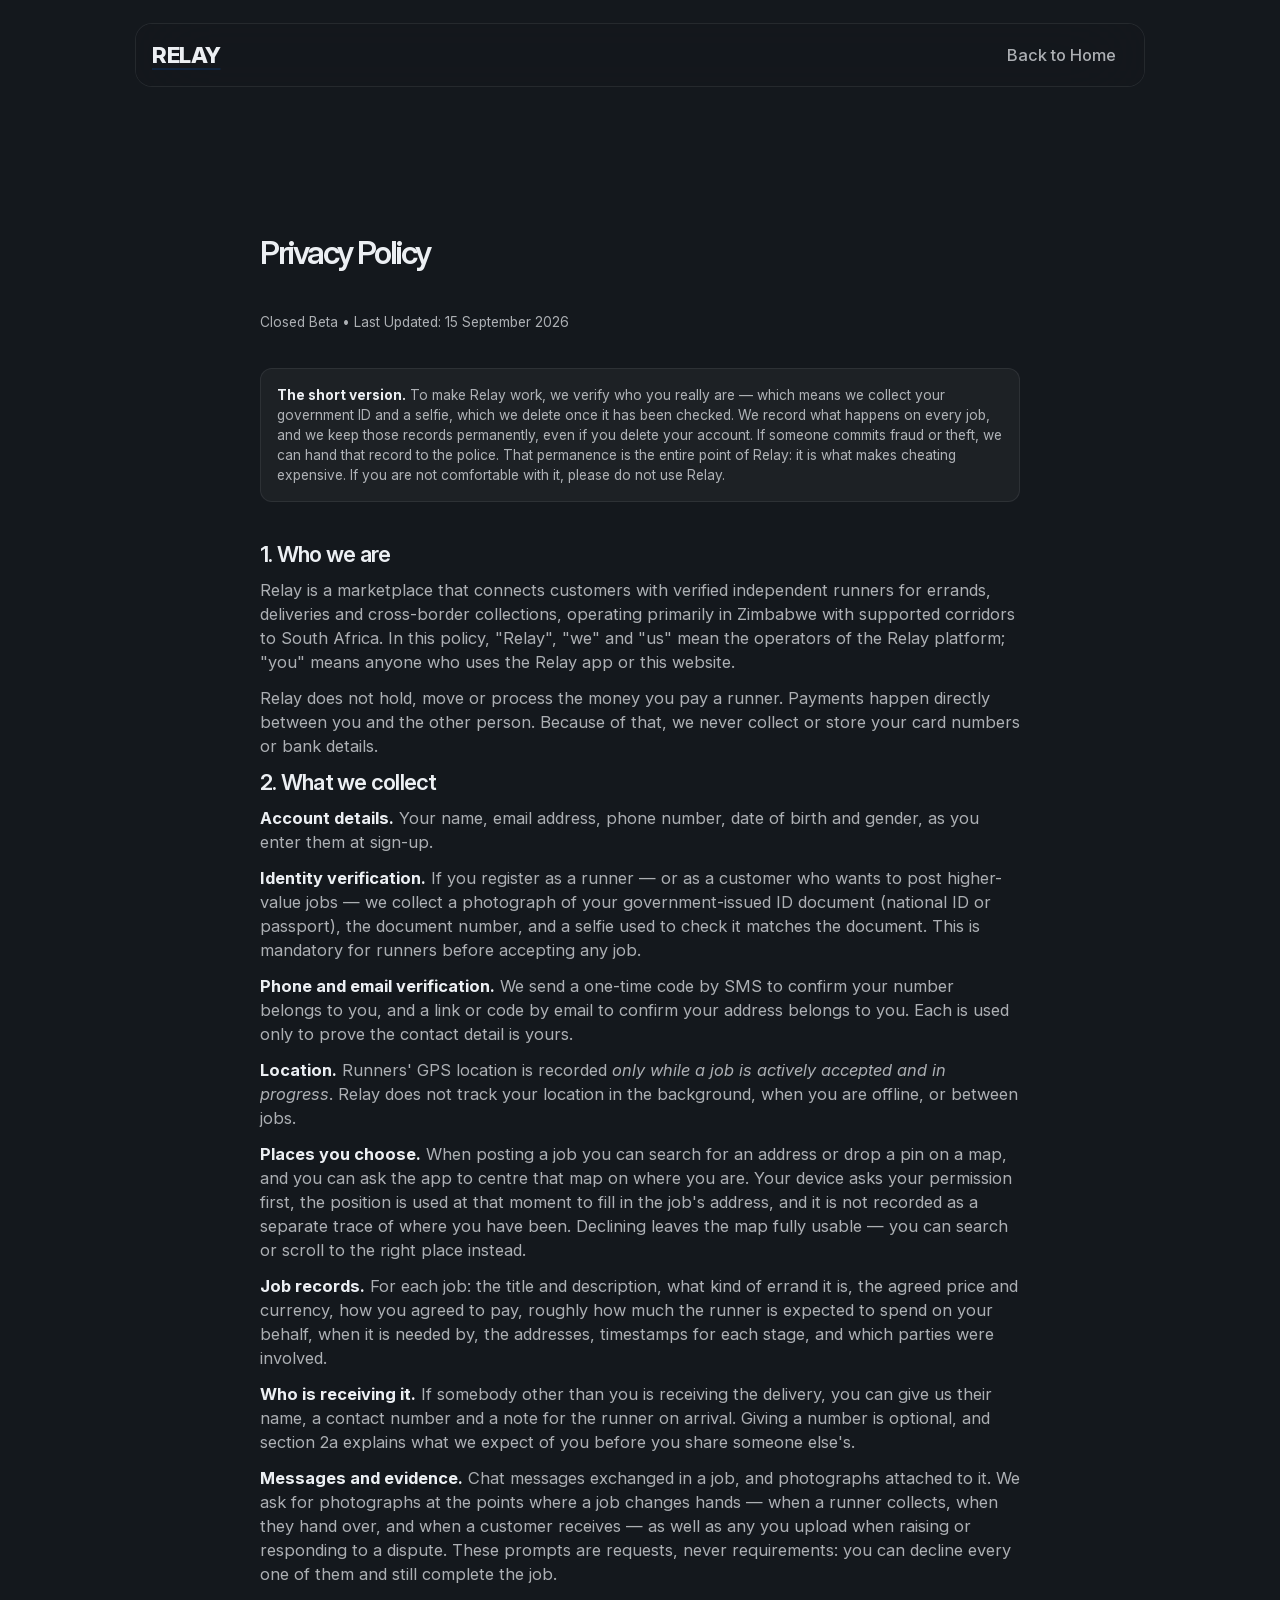
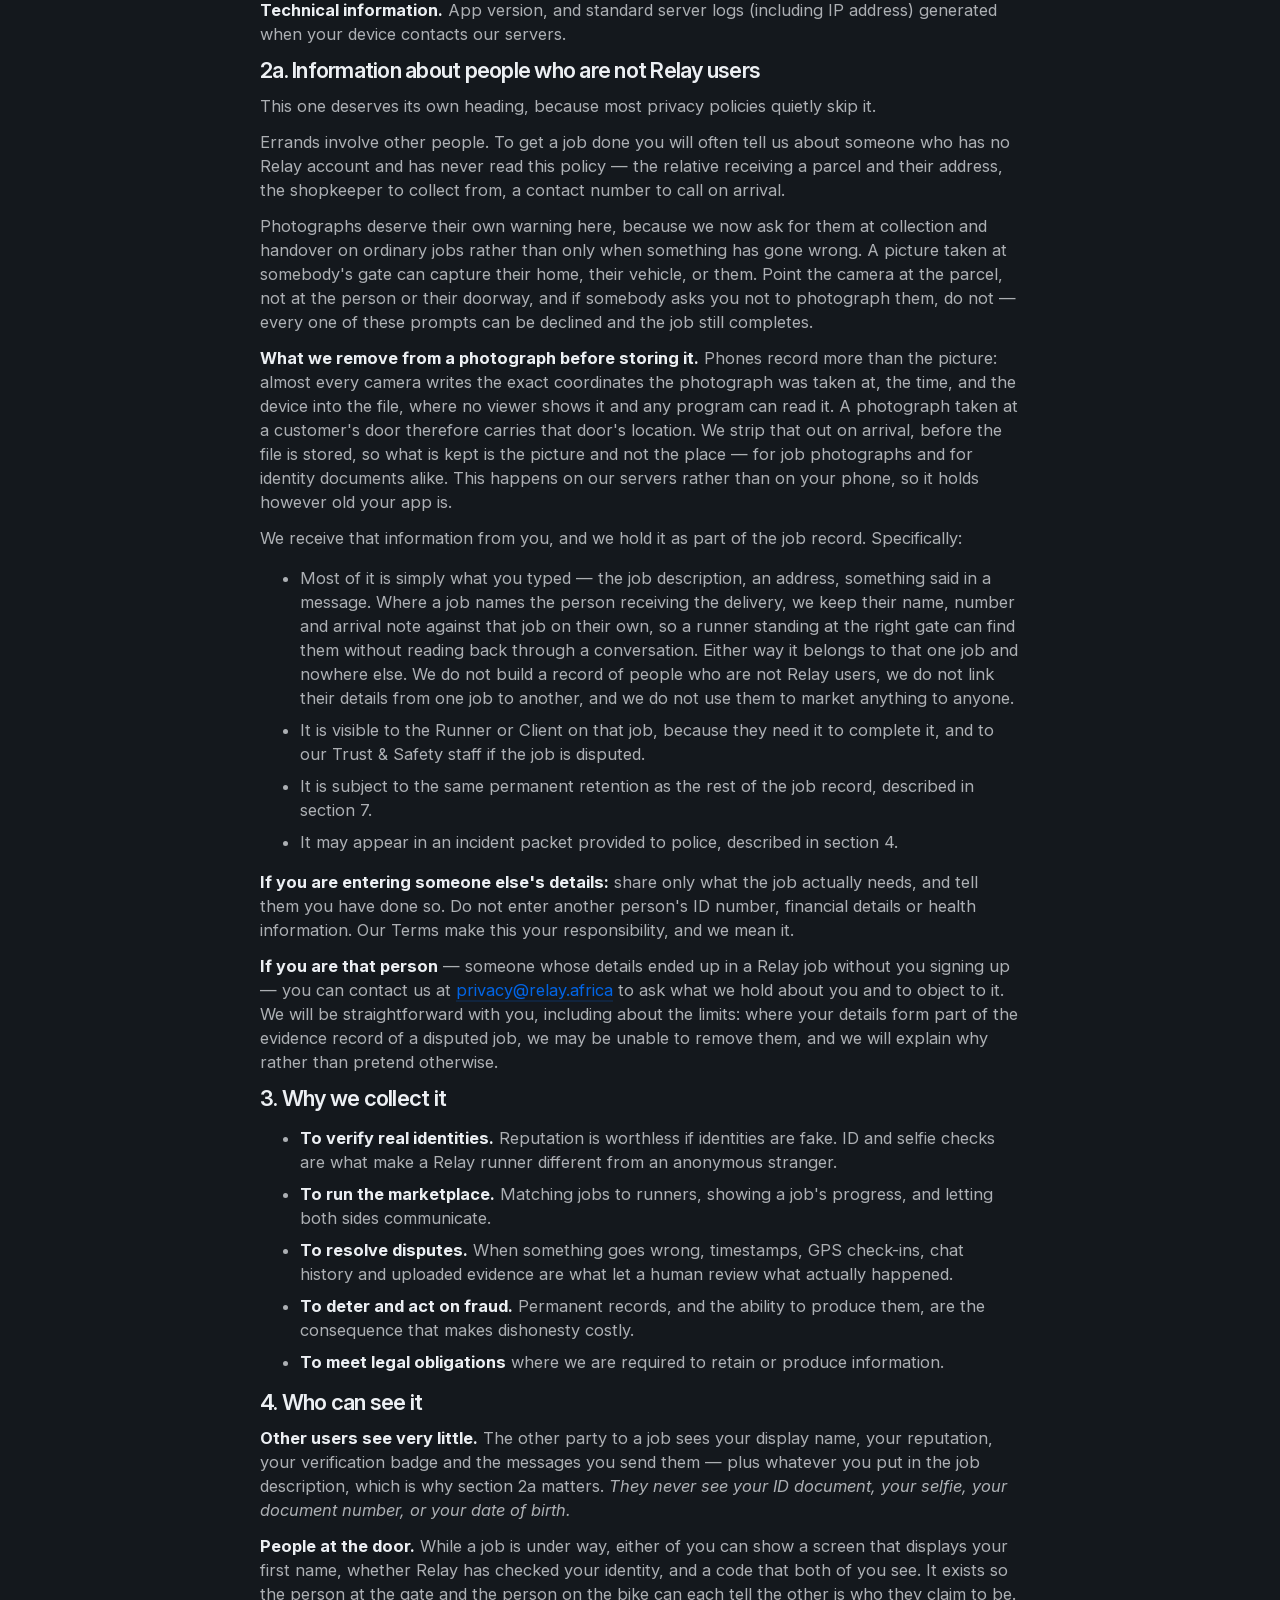
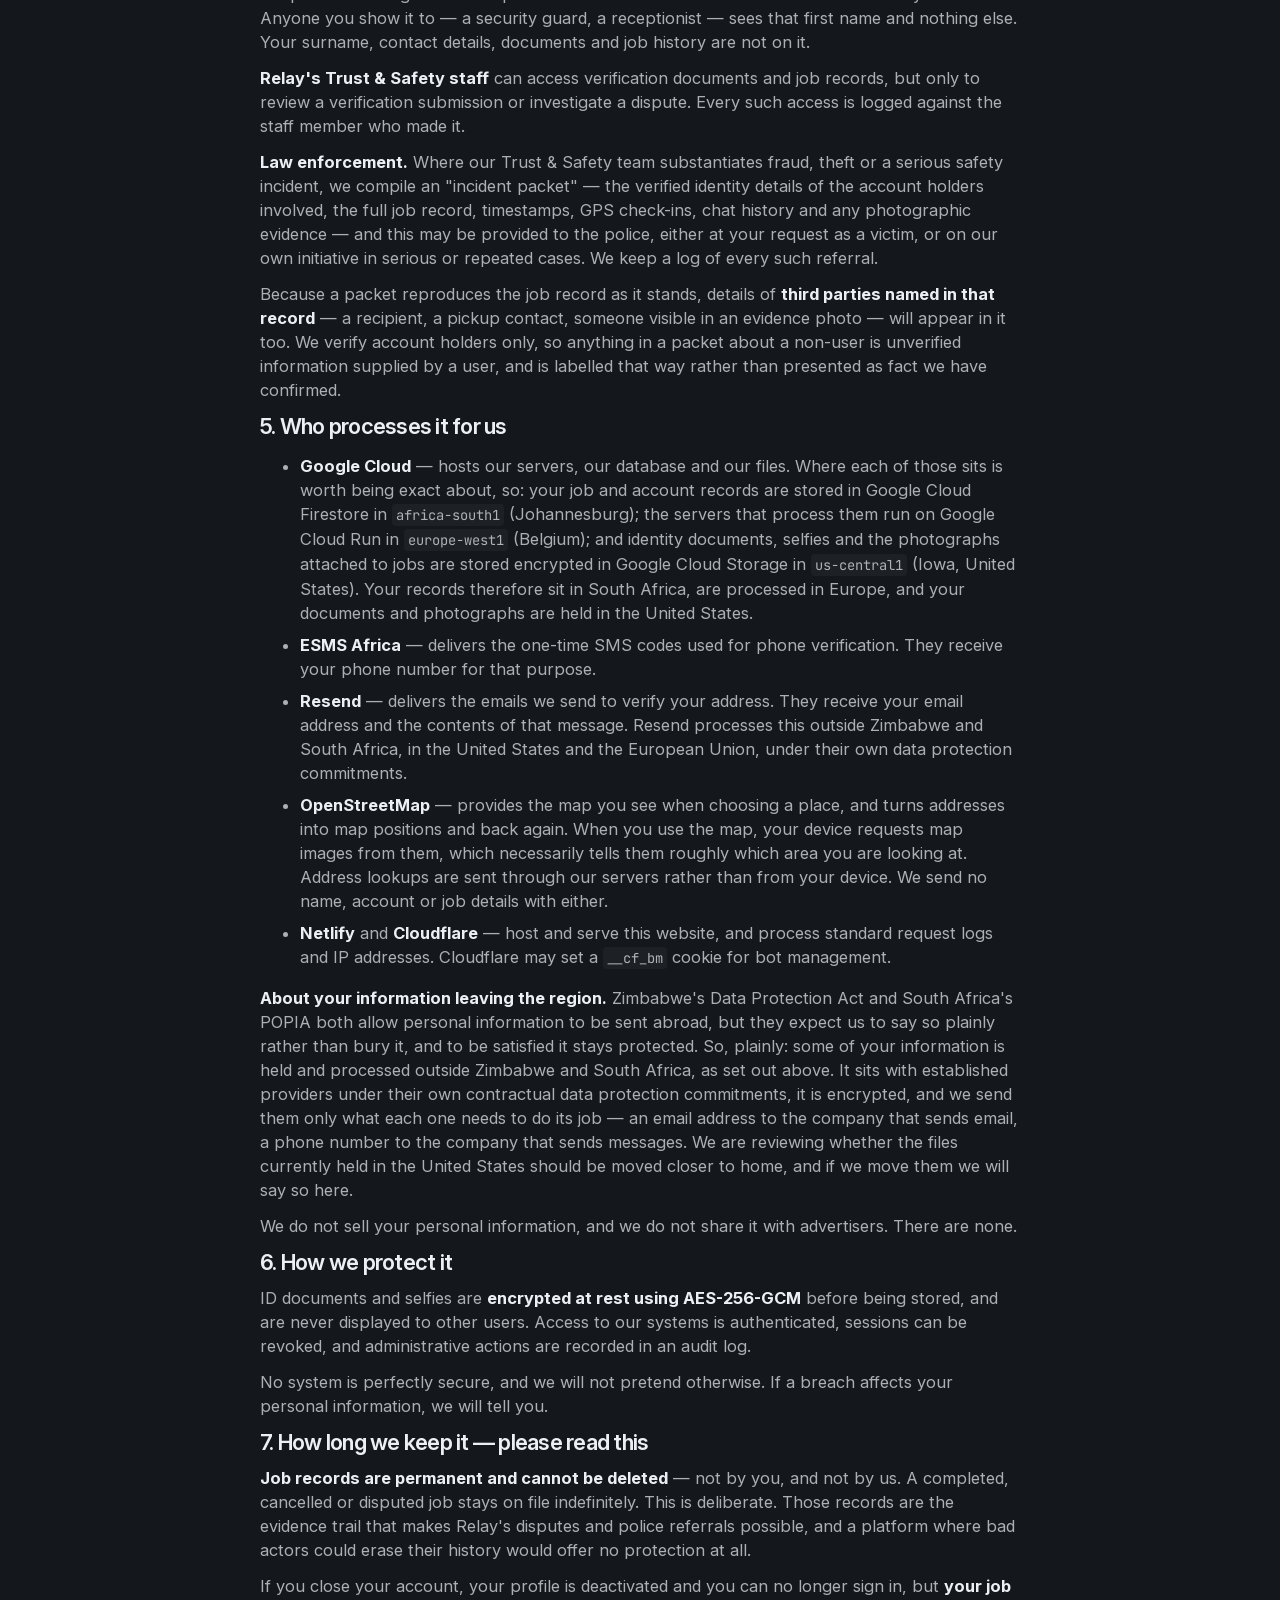
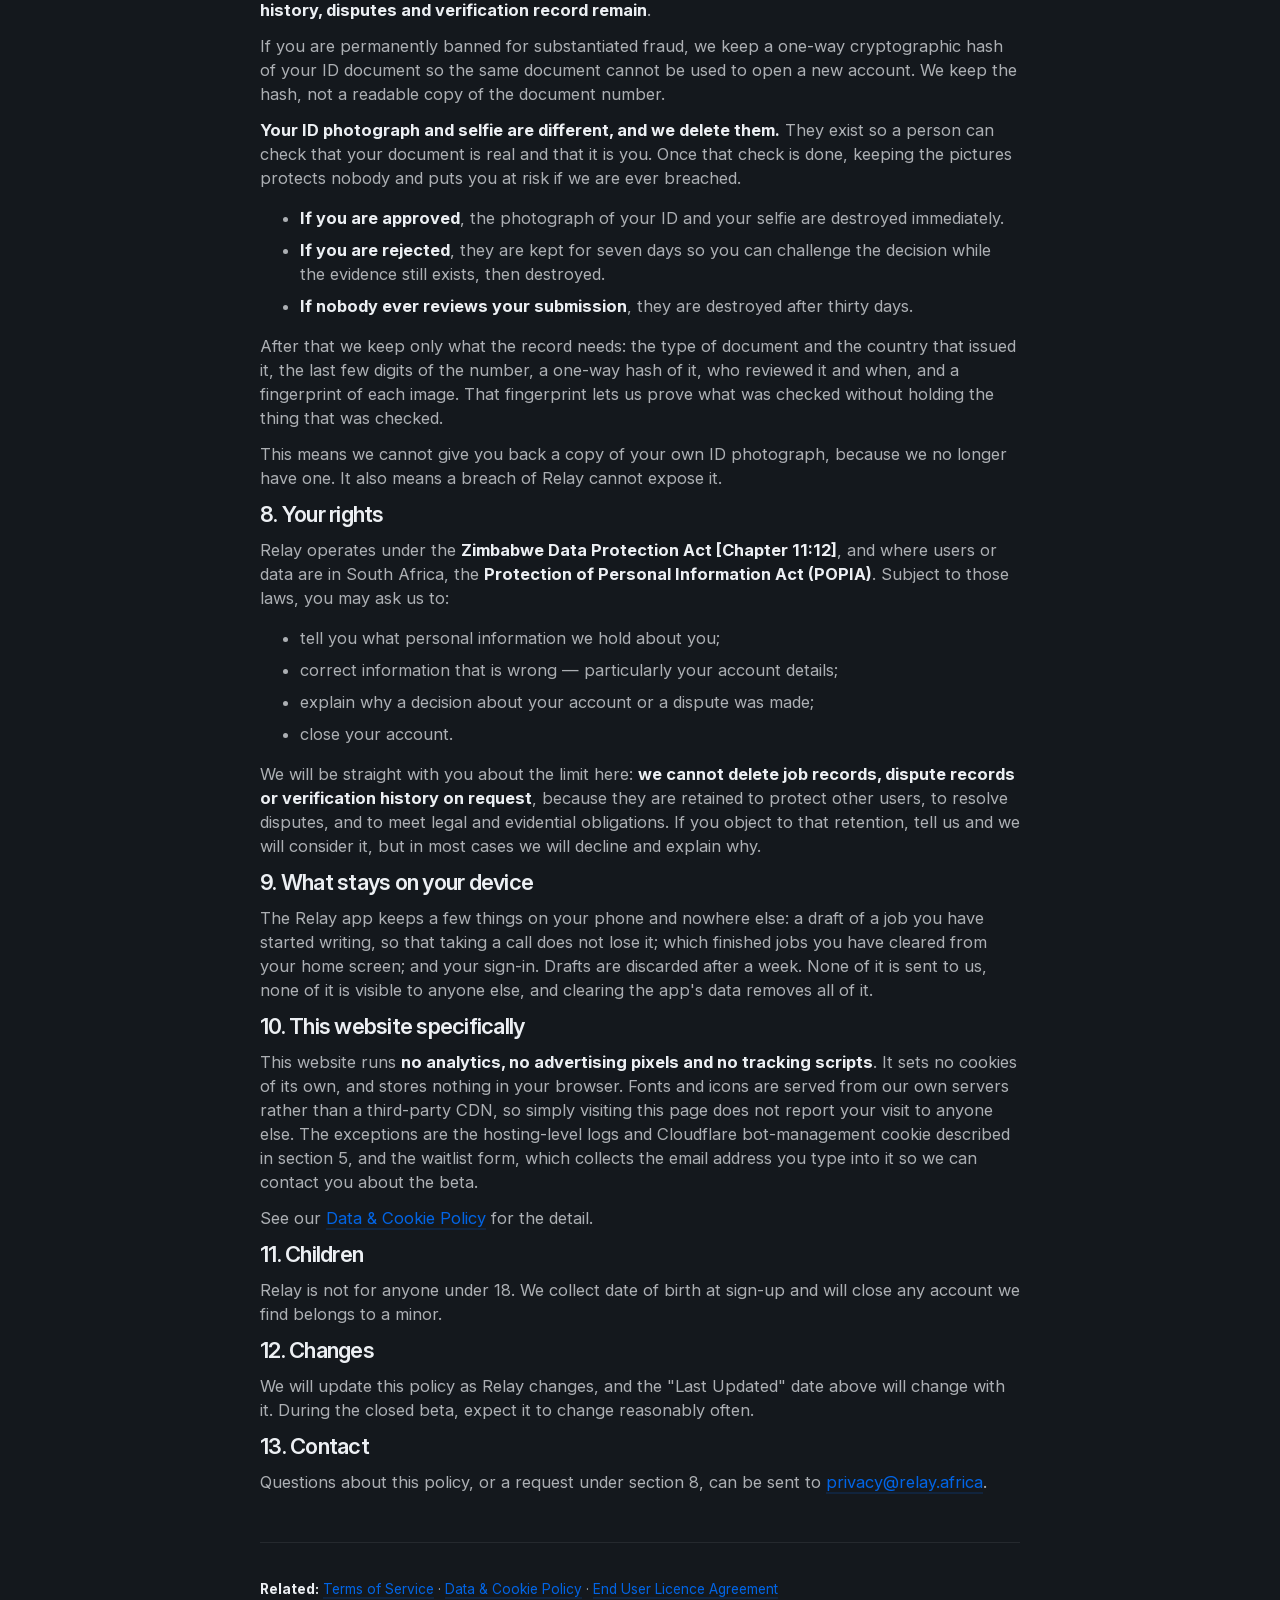
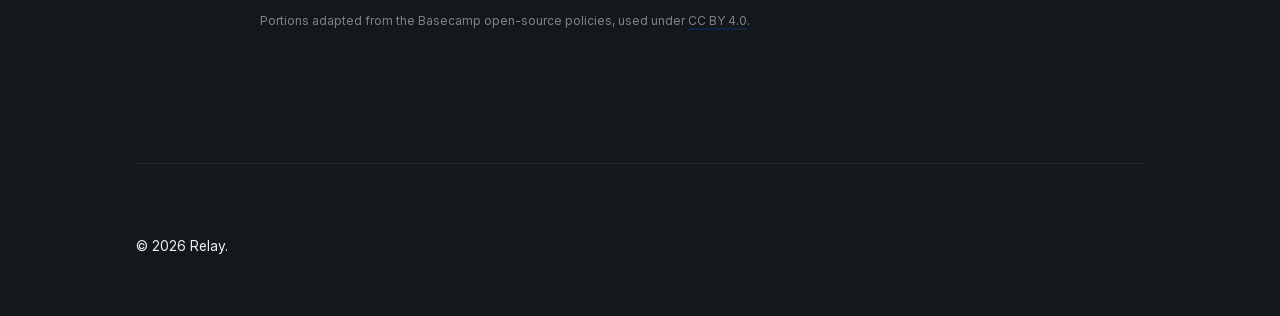
<file: privacy.html>
<!DOCTYPE html>
<html lang="en" class="theme-dark">
<head>
  <meta charset="utf-8" />
  <title>Relay | Privacy Policy</title>
  <meta content="What Relay collects, why, who sees it, and how long we keep it." name="description" />
  <meta content="width=device-width, initial-scale=1" name="viewport" />
  <link rel="canonical" href="https://relay.africa/privacy.html" />
  <link rel="icon" type="image/png" href="images/favicon/icon.png" sizes="32x32" />

  <link href="vendor/font-awesome-6.7.2/css/all.min.css" rel="stylesheet" />
  <link href="css/index.css" rel="stylesheet" type="text/css" />
  <link href="css/tablet.css" rel="stylesheet" type="text/css" />
  <link href="css/mobile.css" rel="stylesheet" type="text/css" />
  <script src="js/main.js" type="text/javascript" defer></script>
</head>

<body>
  <div class="page-container">
    <header class="nav-container">
      <a href="index.html" class="nav-brand">
        <span style="font-weight: 800; font-size: 22px; letter-spacing: -0.5px; color: var(--color-text-primary);">RELAY</span>
      </a>
      <nav class="nav-menu">
        <a href="index.html" class="nav-link">Back to Home</a>
      </nav>
    </header>

    <main style="max-width: 800px; margin: 0 auto; padding: 60px 20px;" class="legal-page">
      <section>
        <div class="heading">
          <h1 style="font-size: 32px;">Privacy Policy</h1>
          <p class="paragraph s secondary">Closed Beta • Last Updated: 15 September 2026</p>
        </div>

        <div style="margin-top: 24px; padding: 16px; background: var(--color-surface); border-radius: 12px; border: 1px solid var(--color-border-level-2);">
          <p class="paragraph s secondary" style="margin: 0;">
            <strong style="color: var(--color-text-primary);">The short version.</strong>
            To make Relay work, we verify who you really are — which means we collect your
            government ID and a selfie, which we delete once it has been checked. We record what happens on every job, and we keep those
            records permanently, even if you delete your account. If someone commits fraud or
            theft, we can hand that record to the police. That permanence is the entire point of
            Relay: it is what makes cheating expensive. If you are not comfortable with it, please
            do not use Relay.
          </p>
        </div>

        <div style="margin-top: 40px;" class="paragraph m secondary">

          <h2 style="color: var(--color-text-primary);">1. Who we are</h2>
          <p>Relay is a marketplace that connects customers with verified independent runners for errands, deliveries and cross-border collections, operating primarily in Zimbabwe with supported corridors to South Africa. In this policy, "Relay", "we" and "us" mean the operators of the Relay platform; "you" means anyone who uses the Relay app or this website.</p>
          <p>Relay does not hold, move or process the money you pay a runner. Payments happen directly between you and the other person. Because of that, we never collect or store your card numbers or bank details.</p>

          <h2 style="color: var(--color-text-primary);">2. What we collect</h2>
          <p><strong style="color: var(--color-text-primary);">Account details.</strong> Your name, email address, phone number, date of birth and gender, as you enter them at sign-up.</p>
          <p><strong style="color: var(--color-text-primary);">Identity verification.</strong> If you register as a runner — or as a customer who wants to post higher-value jobs — we collect a photograph of your government-issued ID document (national ID or passport), the document number, and a selfie used to check it matches the document. This is mandatory for runners before accepting any job.</p>
          <p><strong style="color: var(--color-text-primary);">Phone and email verification.</strong> We send a one-time code by SMS to confirm your number belongs to you, and a link or code by email to confirm your address belongs to you. Each is used only to prove the contact detail is yours.</p>
          <p><strong style="color: var(--color-text-primary);">Location.</strong> Runners' GPS location is recorded <em>only while a job is actively accepted and in progress</em>. Relay does not track your location in the background, when you are offline, or between jobs.</p>
          <p><strong style="color: var(--color-text-primary);">Places you choose.</strong> When posting a job you can search for an address or drop a pin on a map, and you can ask the app to centre that map on where you are. Your device asks your permission first, the position is used at that moment to fill in the job's address, and it is not recorded as a separate trace of where you have been. Declining leaves the map fully usable — you can search or scroll to the right place instead.</p>
          <p><strong style="color: var(--color-text-primary);">Job records.</strong> For each job: the title and description, what kind of errand it is, the agreed price and currency, how you agreed to pay, roughly how much the runner is expected to spend on your behalf, when it is needed by, the addresses, timestamps for each stage, and which parties were involved.</p>
          <p><strong style="color: var(--color-text-primary);">Who is receiving it.</strong> If somebody other than you is receiving the delivery, you can give us their name, a contact number and a note for the runner on arrival. Giving a number is optional, and section 2a explains what we expect of you before you share someone else's.</p>
          <p><strong style="color: var(--color-text-primary);">Messages and evidence.</strong> Chat messages exchanged in a job, and photographs attached to it. We ask for photographs at the points where a job changes hands — when a runner collects, when they hand over, and when a customer receives — as well as any you upload when raising or responding to a dispute. These prompts are requests, never requirements: you can decline every one of them and still complete the job.</p>
          <p><strong style="color: var(--color-text-primary);">Technical information.</strong> App version, and standard server logs (including IP address) generated when your device contacts our servers.</p>

          <h2 style="color: var(--color-text-primary);">2a. Information about people who are not Relay users</h2>
          <p>This one deserves its own heading, because most privacy policies quietly skip it.</p>
          <p>Errands involve other people. To get a job done you will often tell us about someone who has no Relay account and has never read this policy — the relative receiving a parcel and their address, the shopkeeper to collect from, a contact number to call on arrival.</p>
          <p>Photographs deserve their own warning here, because we now ask for them at collection and handover on ordinary jobs rather than only when something has gone wrong. A picture taken at somebody's gate can capture their home, their vehicle, or them. Point the camera at the parcel, not at the person or their doorway, and if somebody asks you not to photograph them, do not — every one of these prompts can be declined and the job still completes.</p>
          <p><strong style="color: var(--color-text-primary);">What we remove from a photograph before storing it.</strong> Phones record more than the picture: almost every camera writes the exact coordinates the photograph was taken at, the time, and the device into the file, where no viewer shows it and any program can read it. A photograph taken at a customer's door therefore carries that door's location. We strip that out on arrival, before the file is stored, so what is kept is the picture and not the place — for job photographs and for identity documents alike. This happens on our servers rather than on your phone, so it holds however old your app is.</p>
          <p>We receive that information from you, and we hold it as part of the job record. Specifically:</p>
          <ul>
            <li>Most of it is simply what you typed — the job description, an address, something said in a message. Where a job names the person receiving the delivery, we keep their name, number and arrival note against that job on their own, so a runner standing at the right gate can find them without reading back through a conversation. Either way it belongs to that one job and nowhere else. We do not build a record of people who are not Relay users, we do not link their details from one job to another, and we do not use them to market anything to anyone.</li>
            <li>It is visible to the Runner or Client on that job, because they need it to complete it, and to our Trust &amp; Safety staff if the job is disputed.</li>
            <li>It is subject to the same permanent retention as the rest of the job record, described in section 7.</li>
            <li>It may appear in an incident packet provided to police, described in section 4.</li>
          </ul>
          <p><strong style="color: var(--color-text-primary);">If you are entering someone else's details:</strong> share only what the job actually needs, and tell them you have done so. Do not enter another person's ID number, financial details or health information. Our Terms make this your responsibility, and we mean it.</p>
          <p><strong style="color: var(--color-text-primary);">If you are that person</strong> — someone whose details ended up in a Relay job without you signing up — you can contact us at <a href="mailto:privacy@relay.africa" style="color: var(--color-accent);">privacy@relay.africa</a> to ask what we hold about you and to object to it. We will be straightforward with you, including about the limits: where your details form part of the evidence record of a disputed job, we may be unable to remove them, and we will explain why rather than pretend otherwise.</p>

          <h2 style="color: var(--color-text-primary);">3. Why we collect it</h2>
          <ul>
            <li><strong style="color: var(--color-text-primary);">To verify real identities.</strong> Reputation is worthless if identities are fake. ID and selfie checks are what make a Relay runner different from an anonymous stranger.</li>
            <li><strong style="color: var(--color-text-primary);">To run the marketplace.</strong> Matching jobs to runners, showing a job's progress, and letting both sides communicate.</li>
            <li><strong style="color: var(--color-text-primary);">To resolve disputes.</strong> When something goes wrong, timestamps, GPS check-ins, chat history and uploaded evidence are what let a human review what actually happened.</li>
            <li><strong style="color: var(--color-text-primary);">To deter and act on fraud.</strong> Permanent records, and the ability to produce them, are the consequence that makes dishonesty costly.</li>
            <li><strong style="color: var(--color-text-primary);">To meet legal obligations</strong> where we are required to retain or produce information.</li>
          </ul>

          <h2 style="color: var(--color-text-primary);">4. Who can see it</h2>
          <p><strong style="color: var(--color-text-primary);">Other users see very little.</strong> The other party to a job sees your display name, your reputation, your verification badge and the messages you send them — plus whatever you put in the job description, which is why section 2a matters. <em>They never see your ID document, your selfie, your document number, or your date of birth.</em></p>
          <p><strong style="color: var(--color-text-primary);">People at the door.</strong> While a job is under way, either of you can show a screen that displays your first name, whether Relay has checked your identity, and a code that both of you see. It exists so the person at the gate and the person on the bike can each tell the other is who they claim to be. Anyone you show it to — a security guard, a receptionist — sees that first name and nothing else. Your surname, contact details, documents and job history are not on it.</p>
          <p><strong style="color: var(--color-text-primary);">Relay's Trust &amp; Safety staff</strong> can access verification documents and job records, but only to review a verification submission or investigate a dispute. Every such access is logged against the staff member who made it.</p>
          <p><strong style="color: var(--color-text-primary);">Law enforcement.</strong> Where our Trust &amp; Safety team substantiates fraud, theft or a serious safety incident, we compile an "incident packet" — the verified identity details of the account holders involved, the full job record, timestamps, GPS check-ins, chat history and any photographic evidence — and this may be provided to the police, either at your request as a victim, or on our own initiative in serious or repeated cases. We keep a log of every such referral.</p>
          <p>Because a packet reproduces the job record as it stands, details of <strong style="color: var(--color-text-primary);">third parties named in that record</strong> — a recipient, a pickup contact, someone visible in an evidence photo — will appear in it too. We verify account holders only, so anything in a packet about a non-user is unverified information supplied by a user, and is labelled that way rather than presented as fact we have confirmed.</p>

          <h2 style="color: var(--color-text-primary);">5. Who processes it for us</h2>
          <ul>
            <li><strong style="color: var(--color-text-primary);">Google Cloud</strong> — hosts our servers, our database and our files. Where each of those sits is worth being exact about, so: your job and account records are stored in Google Cloud Firestore in <span class="inline-code">africa-south1</span> (Johannesburg); the servers that process them run on Google Cloud Run in <span class="inline-code">europe-west1</span> (Belgium); and identity documents, selfies and the photographs attached to jobs are stored encrypted in Google Cloud Storage in <span class="inline-code">us-central1</span> (Iowa, United States). Your records therefore sit in South Africa, are processed in Europe, and your documents and photographs are held in the United States.</li>
            <li><strong style="color: var(--color-text-primary);">ESMS Africa</strong> — delivers the one-time SMS codes used for phone verification. They receive your phone number for that purpose.</li>
            <li><strong style="color: var(--color-text-primary);">Resend</strong> — delivers the emails we send to verify your address. They receive your email address and the contents of that message. Resend processes this outside Zimbabwe and South Africa, in the United States and the European Union, under their own data protection commitments.</li>
            <li><strong style="color: var(--color-text-primary);">OpenStreetMap</strong> — provides the map you see when choosing a place, and turns addresses into map positions and back again. When you use the map, your device requests map images from them, which necessarily tells them roughly which area you are looking at. Address lookups are sent through our servers rather than from your device. We send no name, account or job details with either.</li>
            <li><strong style="color: var(--color-text-primary);">Netlify</strong> and <strong style="color: var(--color-text-primary);">Cloudflare</strong> — host and serve this website, and process standard request logs and IP addresses. Cloudflare may set a <span class="inline-code">__cf_bm</span> cookie for bot management.</li>
          </ul>
          <p><strong style="color: var(--color-text-primary);">About your information leaving the region.</strong> Zimbabwe's Data Protection Act and South Africa's POPIA both allow personal information to be sent abroad, but they expect us to say so plainly rather than bury it, and to be satisfied it stays protected. So, plainly: some of your information is held and processed outside Zimbabwe and South Africa, as set out above. It sits with established providers under their own contractual data protection commitments, it is encrypted, and we send them only what each one needs to do its job — an email address to the company that sends email, a phone number to the company that sends messages. We are reviewing whether the files currently held in the United States should be moved closer to home, and if we move them we will say so here.</p>

          <p>We do not sell your personal information, and we do not share it with advertisers. There are none.</p>

          <h2 style="color: var(--color-text-primary);">6. How we protect it</h2>
          <p>ID documents and selfies are <strong style="color: var(--color-text-primary);">encrypted at rest using AES-256-GCM</strong> before being stored, and are never displayed to other users. Access to our systems is authenticated, sessions can be revoked, and administrative actions are recorded in an audit log.</p>
          <p>No system is perfectly secure, and we will not pretend otherwise. If a breach affects your personal information, we will tell you.</p>

          <h2 style="color: var(--color-text-primary);">7. How long we keep it — please read this</h2>
          <p><strong style="color: var(--color-text-primary);">Job records are permanent and cannot be deleted</strong> — not by you, and not by us. A completed, cancelled or disputed job stays on file indefinitely. This is deliberate. Those records are the evidence trail that makes Relay's disputes and police referrals possible, and a platform where bad actors could erase their history would offer no protection at all.</p>
          <p>If you close your account, your profile is deactivated and you can no longer sign in, but <strong style="color: var(--color-text-primary);">your job history, disputes and verification record remain</strong>.</p>
          <p>If you are permanently banned for substantiated fraud, we keep a one-way cryptographic hash of your ID document so the same document cannot be used to open a new account. We keep the hash, not a readable copy of the document number.</p>

          <p><strong style="color: var(--color-text-primary);">Your ID photograph and selfie are different, and we delete them.</strong> They exist so a person can check that your document is real and that it is you. Once that check is done, keeping the pictures protects nobody and puts you at risk if we are ever breached.</p>
          <ul>
            <li><strong style="color: var(--color-text-primary);">If you are approved</strong>, the photograph of your ID and your selfie are destroyed immediately.</li>
            <li><strong style="color: var(--color-text-primary);">If you are rejected</strong>, they are kept for seven days so you can challenge the decision while the evidence still exists, then destroyed.</li>
            <li><strong style="color: var(--color-text-primary);">If nobody ever reviews your submission</strong>, they are destroyed after thirty days.</li>
          </ul>
          <p>After that we keep only what the record needs: the type of document and the country that issued it, the last few digits of the number, a one-way hash of it, who reviewed it and when, and a fingerprint of each image. That fingerprint lets us prove what was checked without holding the thing that was checked.</p>
          <p>This means we cannot give you back a copy of your own ID photograph, because we no longer have one. It also means a breach of Relay cannot expose it.</p>

          <h2 style="color: var(--color-text-primary);">8. Your rights</h2>
          <p>Relay operates under the <strong style="color: var(--color-text-primary);">Zimbabwe Data Protection Act [Chapter 11:12]</strong>, and where users or data are in South Africa, the <strong style="color: var(--color-text-primary);">Protection of Personal Information Act (POPIA)</strong>. Subject to those laws, you may ask us to:</p>
          <ul>
            <li>tell you what personal information we hold about you;</li>
            <li>correct information that is wrong — particularly your account details;</li>
            <li>explain why a decision about your account or a dispute was made;</li>
            <li>close your account.</li>
          </ul>
          <p>We will be straight with you about the limit here: <strong style="color: var(--color-text-primary);">we cannot delete job records, dispute records or verification history on request</strong>, because they are retained to protect other users, to resolve disputes, and to meet legal and evidential obligations. If you object to that retention, tell us and we will consider it, but in most cases we will decline and explain why.</p>

          <h2 style="color: var(--color-text-primary);">9. What stays on your device</h2>
          <p>The Relay app keeps a few things on your phone and nowhere else: a draft of a job you have started writing, so that taking a call does not lose it; which finished jobs you have cleared from your home screen; and your sign-in. Drafts are discarded after a week. None of it is sent to us, none of it is visible to anyone else, and clearing the app's data removes all of it.</p>

          <h2 style="color: var(--color-text-primary);">10. This website specifically</h2>
          <p>This website runs <strong style="color: var(--color-text-primary);">no analytics, no advertising pixels and no tracking scripts</strong>. It sets no cookies of its own, and stores nothing in your browser. Fonts and icons are served from our own servers rather than a third-party CDN, so simply visiting this page does not report your visit to anyone else. The exceptions are the hosting-level logs and Cloudflare bot-management cookie described in section 5, and the waitlist form, which collects the email address you type into it so we can contact you about the beta.</p>
          <p>See our <a href="data-policy.html" style="color: var(--color-accent);">Data &amp; Cookie Policy</a> for the detail.</p>

          <h2 style="color: var(--color-text-primary);">11. Children</h2>
          <p>Relay is not for anyone under 18. We collect date of birth at sign-up and will close any account we find belongs to a minor.</p>

          <h2 style="color: var(--color-text-primary);">12. Changes</h2>
          <p>We will update this policy as Relay changes, and the "Last Updated" date above will change with it. During the closed beta, expect it to change reasonably often.</p>

          <h2 style="color: var(--color-text-primary);">13. Contact</h2>
          <p>Questions about this policy, or a request under section 8, can be sent to <a href="mailto:privacy@relay.africa" style="color: var(--color-accent);">privacy@relay.africa</a>.</p>

          <div style="margin-top: 48px; padding-top: 24px; border-top: 1px solid var(--color-border-level-2);">
            <p class="paragraph s secondary" style="margin-bottom: 12px;">
              <strong style="color: var(--color-text-primary);">Related:</strong>
              <a href="legal.html" style="color: var(--color-accent);">Terms of Service</a> ·
              <a href="data-policy.html" style="color: var(--color-accent);">Data &amp; Cookie Policy</a> ·
              <a href="eula.html" style="color: var(--color-accent);">End User Licence Agreement</a>
            </p>
            <p class="paragraph s tertiary" style="font-size: 12px;">
              Portions adapted from the Basecamp open-source policies, used under
              <a href="https://creativecommons.org/licenses/by/4.0/" style="color: var(--color-text-tertiary);" rel="noopener" target="_blank">CC BY 4.0</a>.
            </p>
          </div>
        </div>
      </section>
    </main>

    <footer class="footer">
      <div class="footer-menu">
        <div><p class="paragraph s">© 2026 Relay.</p></div>
      </div>
    </footer>
  </div>
</body>
</html>
</file>
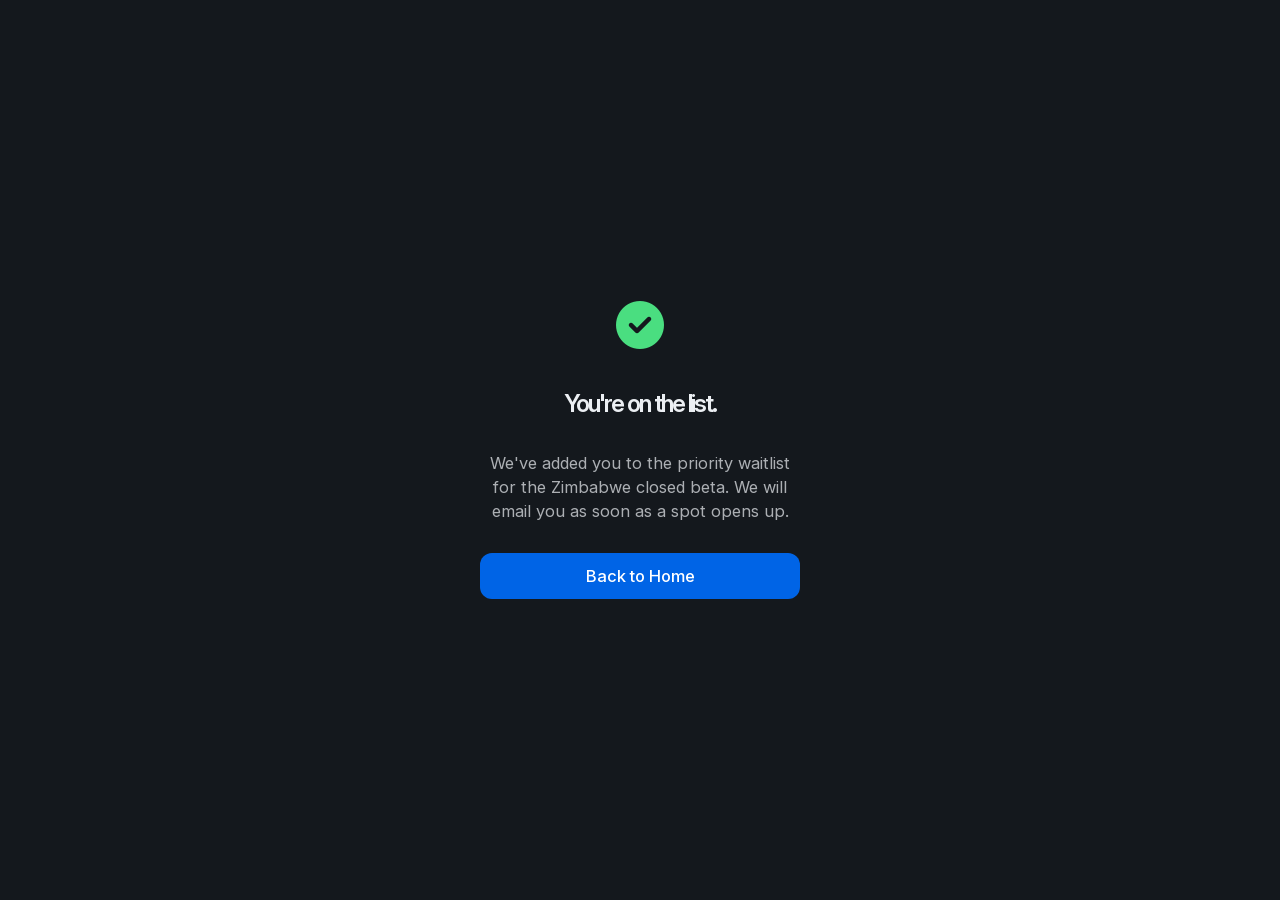
<file: success.html>
<!DOCTYPE html>
<html lang="en" class="theme-dark">
<head>
  <meta charset="utf-8" />
  <title>Relay | You're on the list</title>
  <meta content="width=device-width, initial-scale=1" name="viewport" />
  <link rel="icon" type="image/png" href="images/favicon/icon.png" />
  <link href="vendor/font-awesome-6.7.2/css/all.min.css" rel="stylesheet" />
  <link href="css/index.css" rel="stylesheet" type="text/css" />
  <link href="css/mobile.css" rel="stylesheet" type="text/css" />
</head>

<body>
  <div class="page-container" style="min-height: 100vh; display: flex; align-items: center; justify-content: center;">
    <main style="max-width: 400px; padding: 40px; text-align: center;">
      <div style="font-size: 48px; color: #4ade80; margin-bottom: 20px;">
        <i class="fa-solid fa-circle-check"></i>
      </div>
      <h1 style="font-size: 24px; margin-bottom: 12px;">You're on the list.</h1>
      <p class="paragraph m secondary" style="margin-bottom: 30px;">
        We've added you to the priority waitlist for the Zimbabwe closed beta. We will email you as soon as a spot opens up.
      </p>
      <a href="index.html" class="button primary full-width">Back to Home</a>
    </main>
  </div>
</body>
</html>
</file>
<file: css/index.css>
@font-face {
  font-family: Inter Variable;
  src: url("../fonts/InterVariable.woff2") format("woff2");
  font-weight: 100 900;
  font-style: normal;
  font-display: swap;
}

@font-face {
  font-family: Inter Variable;
  src: url("../fonts/InterVariable-Italic.woff2") format("woff2");
  font-weight: 100 900;
  font-style: italic;
  font-display: swap;
}

@font-face {
  font-family: JetBrains Mono;
  src: url("../fonts/JetBrainsMono-VariableFont_wght.ttf") format("woff2");
  font-weight: 100 900;
  font-style: normal;
  font-display: swap;
}

:root {
  /** There features 
  These are values that determine the overall look of the theme.
  - Saturation controls how much of accent color will be mixed into text, background, and surface colors.
  - Contrast controls how contrast the text colors will be.
  */
  --theme-hue: 255;
  --theme-saturation: 0.2; /* 0...1 where 0 means grayscale colors; 1 means fully saturated colors */
  --theme-contrast: 0.8; /* 0...1 where 0 means low contrast; 1 means high contrast, black-n-white in fact */

  /* Fonts */
  --font-text: "Inter Variable", Arial, sans-serif;
  --font-mono: "JetBrains Mono", "Courier New", Courier, monospace;

  /* Font sizes */
  --font-size-s: 13.75px;
  --font-size-m: 16.5px;
  --font-size-l: 22px;
  --font-size-xl: 44px;
  --font-size-xxl: 66px;

  /* Paragraph */
  --line-height-paragraph-s: 20px;
  --line-height-paragraph-m: 24px;
  --line-height-paragraph-l: 28px;
  --letter-spacing-paragraph-l: -0.4px;
  --line-height-paragraph-xl: 52px;
  --letter-spacing-paragraph-xl: -1px;
  --line-height-ui-s: 16px;
  --line-height-ui-m: 22px;

  /* Headers */
  --line-height-h1: 70px;
  --letter-spacing-h1: -2px;
  --line-height-h2: 48px;
  --letter-spacing-h2: -1.5px;
  --line-height-h3: 24px;
  --letter-spacing-h3: -0.75px;
  --line-height-h4: 18px;

  /* Spacing */
  --space-default: 12px;
  --space-button-s-vertical: 8px;
  --space-button-s-horizontal: 16px;
  --space-button-m-vertical: 12px;
  --space-button-m-horizontal: 24px;
  --space-section: 60px;
  --space-card-m: 24px;

  --header-font-weight: 600;
  --ui-button-font-weight: 500;

  /* Border radii */
  --radius-xs: 4px;
  --radius-s: 8px;
  --radius-m: 12px;
  --radius-l: 16px;

  /* Colors */
  --color-background: white;
  --color-surface: #99a3ae14;
  --color-text-primary: #363e48;
  --color-text-secondary: #757a7f;
  --color-text-tertiary: #a7acb2;
  --color-accent: #0081ff;
  --color-accent-hover: #0088f0d9;
  --color-accent-b: #0081ff29;
  --color-accent-b-hover: #0088f033;
  --color-on-accent: white;
  --color-border-level-2: #99a3ae29;
  --color-border-level-3: #99a3ae52;
  --color-background-blur: #ffffffe6;
  --color-gradient-bg-start: #0081ff14;
  --color-gradient-bg-end: #0081ff00;
  --color-gradient-promo-start: #800069;
  --color-gradient-promo-end: #005196;
}

.theme-light {
  /** Base color
  By default it's blue ≈ #0289ff
  Usually it's your brand color. Simply provide your value and the whole theme will be recalculated automatically.
  Default value is in OKLCH because it produces richer P3 colors, however you can use any color format. 
  */
  /* --color-accent: #00bc81; */
  --color-accent: oklch(0.64 0.21 var(--theme-hue));

  /* Relative colors 
  These colors are calculated based on the accent color and saturation/contrast values.
  Feel free to provide exact values if you want to override them.
  */
  --color-background-l: calc(0.7 + 0.3 * var(--theme-contrast));
  --color-background: oklch(
    from var(--color-accent) var(--color-background-l)
      calc((1 - var(--color-background-l)) * 0.6 * var(--theme-saturation)) h
  );
  --color-background-blur: oklch(from var(--color-background) l c h / 0.8);

  --color-text-primary-l: calc(0.4 - 0.4 * pow(var(--theme-contrast), 10));
  --color-text-primary: oklch(
    from var(--color-accent) var(--color-text-primary-l)
      calc(var(--color-text-primary-l) * 0.3 * var(--theme-saturation)) h
  );

  --color-text-secondary: oklch(from var(--color-text-primary) l c h / 0.7);
  --color-text-tertiary: oklch(from var(--color-text-primary) l c h / 0.42);
  --color-accent-hover: oklch(from var(--color-accent) calc(l - 0.05) c h);
  --color-accent-b: oklch(from var(--color-accent) l c h / 0.16);
  --color-accent-b-hover: oklch(from var(--color-accent-b) calc(l - 0.1) c h);

  --color-surface: oklch(from var(--color-text-primary) l c h / 0.04);
  --color-on-accent: white;
  --color-border-level-2: oklch(from var(--color-text-primary) l c h / 0.08);
  --color-border-level-3: oklch(from var(--color-text-primary) l c h / 0.16);

  --color-gradient-bg-start: oklch(
    from var(--color-accent) l calc(0.3 * pow(var(--theme-saturation), 0.5)) h /
      calc(0.5 - 0.5 * pow(var(--theme-contrast), 2))
  );
  --color-gradient-bg-end: oklch(from var(--color-gradient-bg-start) l c h / 0);

  --color-gradient-promo-start: #ffd2f7;
  --color-gradient-promo-end: #b9dfff;
}

.theme-dark {
  color-scheme: dark;

  /** Base color
  By default it's blue ≈ #0289ff
  Usually it's your brand color. Simply provide your value and the whole theme will be recalculated automatically.
  Default value is in OKLCH because it produces richer P3 colors, however you can use any color format. 
   */
  /* --colors-accent: #00bc81; */
  --color-accent: oklch(0.53 0.22 var(--theme-hue));

  /* Relative colors 
  These colors are calculated based on the accent color and saturation/contrast values.
  Feel free to provide exact values if you want to override them.
  */
  --color-background-l: calc(0.35 - 0.35 * pow(var(--theme-contrast), 4));
  --color-background: oklch(
    from var(--color-accent) var(--color-background-l)
      calc(var(--color-background-l) * 0.3 * var(--theme-saturation)) h
  );
  --color-background-blur: oklch(from var(--color-background) l c h / 0.9);

  --color-text-primary-l: calc(0.7 + 0.3 * pow(var(--theme-contrast), 0.8));
  --color-text-primary: oklch(
    from var(--color-accent) var(--color-text-primary-l)
      calc((1 - var(--color-text-primary-l)) * 0.6 * var(--theme-saturation)) h
  );

  --color-text-secondary: oklch(from var(--color-text-primary) l c h / 0.7);
  --color-text-tertiary: oklch(from var(--color-text-primary) l c h / 0.5);
  --color-accent-hover: oklch(from var(--color-accent) calc(l + 0.05) c h);
  --color-accent-b: oklch(from var(--color-accent) l c h / 0.16);
  --color-accent-b-hover: oklch(
    from var(--color-accent-border) calc(l + 0.1) c h
  );

  --color-surface: oklch(from var(--color-text-primary) l c h / 0.04);
  --color-on-accent: white;
  --color-border-level-2: oklch(from var(--color-text-primary) l c h / 0.08);
  --color-border-level-3: oklch(from var(--color-text-primary) l c h / 0.16);

  --color-gradient-bg-start: oklch(
    from var(--color-accent) l calc(0.3 * pow(var(--theme-saturation), 0.5)) h /
      calc(0.5 - 0.5 * pow(var(--theme-contrast), 2))
  );
  --color-gradient-bg-end: oklch(from var(--color-gradient-bg-start) l c h / 0);

  --color-gradient-promo-start: #800069;
  --color-gradient-promo-end: #005196;
}

.page-container {
  max-width: 1008px;
  min-height: 100vh;
  margin: 0 auto;
  display: flex;
  flex-direction: column;
}

* {
  box-sizing: border-box;
}

html,
body {
  margin: 0;
}

body {
  background-color: var(--color-background);
  font-family: var(--font-text);
  color: var(--color-text-primary);
  font-size: var(--font-size-m);
  line-height: var(--line-height-paragraph-m);
}

/* Headers */

h1,
h2,
h3,
h4 {
  font-weight: var(--header-font-weight);
  margin: var(--space-default) 0;
}

h1 {
  font-size: var(--font-size-xxl);
  line-height: var(--line-height-h1);
  letter-spacing: var(--letter-spacing-h1);
}

h2 {
  font-size: var(--font-size-xl);
  line-height: var(--line-height-h2);
  letter-spacing: var(--letter-spacing-h2);
}

h3 {
  font-size: var(--font-size-l);
  line-height: var(--line-height-h3);
  letter-spacing: var(--letter-spacing-h3);
}

h4 {
  font-size: var(--font-size-m);
  line-height: var(--line-height-h4);
  letter-spacing: var(--letter-spacing-h4);
}

p {
  margin: var(--space-default) 0;
}

a {
  color: var(--color-accent);
  text-underline-offset: 0px;
  text-decoration: underline;
  text-decoration-color: var(--color-accent-b);
  text-decoration-skip-ink: none;
  text-underline-position: under;
  text-decoration-thickness: 2px;

  &.tertiary {
    color: var(--color-text-tertiary);
    text-decoration: none;

    &:hover {
      color: var(--color-text-secondary);
    }
  }
}

a:hover {
  color: var(--color-accent-hover);
}

ul,
ol {
  margin: 16px 0;
  padding-left: 40px;
}

li {
  margin: 8px 0;
}

img {
  vertical-align: middle;
  max-width: 100%;
  display: inline-block;
}

section {
  padding: var(--space-section) 0;
}

.eyebrow {
  display: inline-flex;
  margin-bottom: var(--space-default);
  border: 1px solid var(--color-border-level-3);
  border-radius: var(--radius-l);
  background-color: var(--color-surface);
  color: var(--color-text-secondary);
  font-size: var(--font-size-s);
  text-align: center;
  object-fit: fill;
  flex-flow: row;
  justify-content: center;
  align-items: center;
  margin-right: auto;
  margin-left: auto;
  padding: 2px 12px;
  text-decoration: none;

  &:hover {
    color: var(--color-text-primary);
  }
}

.heading {
  margin-bottom: var(--space-default);
  flex-direction: column;
  max-width: 672px;
  display: flex;

  &.hero {
    padding-bottom: 36px;
  }

  &.centered {
    text-align: center;
    margin-right: auto;
    margin-left: auto;
  }
}

.no-top-margin {
  margin-top: 0;
}

.balanced {
  text-wrap: balance;
}

.content {
  padding: var(--space-section) 0;
  max-width: 720px;
}

/* Text */

/* Style used for content */

.paragraph {
  &.s {
    font-size: var(--font-size-s);
    line-height: var(--line-height-paragraph-s);
  }

  &.m {
    font-size: var(--font-size-m);
    line-height: var(--line-height-paragraph-m);
  }

  &.l {
    font-size: var(--font-size-l);
    line-height: var(--line-height-paragraph-l);
    letter-spacing: var(--letter-spacing-paragraph-l);
  }

  &.xl {
    font-size: var(--font-size-xl);
    line-height: var(--line-height-paragraph-xl);
    letter-spacing: var(--letter-spacing-paragraph-xl);
  }

  &.bold {
    font-weight: 600;
  }
}

/* Styles for UI elements */

.ui {
  &.s {
    font-size: var(--font-size-s);
    line-height: var(--line-height-ui-s) !important;
  }

  &.m {
    font-size: var(--font-size-m);
    line-height: var(--line-height-ui-m) !important;
  }

  &.pseudo-link,
  .pseudo-link {
    text-decoration: underline;
    text-decoration-color: var(--color-accent-b);
    text-decoration-thickness: 2px;
  }
}

/* Buttons */

.button {
  display: flex;
  gap: 8px;
  cursor: pointer;
  border: none;
  text-decoration: none;
  background: transparent;
  padding: var(--space-button-m-vertical) var(--space-button-m-horizontal);
  font-size: var(--font-size-m);
  line-height: var(--line-height-ui-m);
  font-weight: var(--ui-button-font-weight);
  text-align: center;
  border-radius: var(--radius-m);
  justify-content: center;
  align-items: center;

  &.primary {
    background-color: var(--color-accent);
    color: var(--color-on-accent);

    &:hover {
      background-color: var(--color-accent-hover);
      color: var(--color-on-accent);
    }
  }

  &.secondary {
    background-color: var(--color-accent-b);
    color: var(--color-accent);

    &:hover {
      background-color: var(--color-accent-b-hover);
    }
  }

  &.tertiary {
    box-shadow: inset 0 0 0 1px var(--color-border-level-3);
    color: var(--color-text-secondary);

    &:hover {
      background-color: var(--color-surface);
      color: var(--color-text-primary);
    }
  }

  &.ghost {
    background: transparent;
    padding: var(--space-button-m-vertical) var(--space-button-m-horizontal);
    color: var(--color-text-primary);

    &:hover {
      background-color: var(--color-border-level-2);
      color: var(--color-on-accent);
    }

    &.active {
      background-color: var(--color-border-level-3);
    }

    &.compact {
      padding: var(--space-button-s-vertical) 12px;
    }
  }

  &.compact {
    padding: var(--space-button-s-vertical) var(--space-button-s-horizontal);
    border-radius: var(--radius-s);
  }
}

/* Button groups */

.button-group {
  display: flex;
  gap: 12px;
  flex-wrap: wrap;
  align-items: center;

  &.margin-paragraph {
    margin: var(--space-default) 0;
  }

  &.centered {
    justify-content: center;
    align-items: center;
  }

  &.stacked {
    flex-direction: column;
    align-items: justify;

    & .button {
      width: 100%;
    }
  }
}

/* Links */

.icon-link {
  gap: 6px;
  color: var(--color-accent);
  align-items: center;
  text-decoration: none;
  display: flex;

  &:hover {
    color: var(--color-accent-hover);
  }
}

.link-list {
  display: flex;
  flex-direction: column;
  align-items: flex-start;
  gap: 16px;
  padding-top: 12px;
}

.link-list-horizontal {
  display: flex;
  gap: var(--space-button-m-horizontal);
}

/* Icons */

.icon {
  display: flex !important;
  align-items: center;
  line-height: inherit !important;
  color: var(--color-text-tertiary);

  &.s {
    font-size: var(--font-size-s);
  }

  &.m {
    font-size: var(--font-size-m);
  }

  &.l {
    font-size: var(--font-size-l);
  }

  &.xl {
    font-size: var(--font-size-xl);
    line-height: var(--line-height-paragraph-xl) !important;
  }
}

/* Navigation */

.nav-container {
  position: sticky;
  margin-top: 24px;
  inset: 24px 0% auto;
  display: flex;
  justify-content: space-between;
  background-color: var(--color-background-blur);
  box-shadow: 0 0 0 1px var(--color-border-level-2);
  -webkit-backdrop-filter: blur(40px);
  backdrop-filter: blur(40px);
  border-radius: var(--radius-l);
  max-width: 1008px;
  padding: 12px 12px 12px 16px;
  z-index: 1000;
}

.nav-brand {
  display: flex;
  align-items: center;
  justify-content: center;
}

.nav-link {
  color: var(--color-text-secondary);
  font-size: var(--font-size-m);
  line-height: var(--line-height-ui-m);
  font-weight: var(--ui-button-font-weight);
  border-radius: var(--radius-s);
  padding: 8px 16px;
  display: inline-block;
  text-decoration: none;

  &:hover {
    color: var(--color-text-primary);
  }

  &:active {
    color: var(--color-text-tertiary);
  }
}

.background-gradient {
  position: absolute;
  background-image: linear-gradient(
    180deg,
    var(--color-gradient-bg-start),
    var(--color-gradient-bg-end)
  );
  width: 100%;
  height: 80vh;
  z-index: -10;
}

.promo-cta {
  background-image: linear-gradient(
    135deg,
    var(--color-gradient-promo-start),
    var(--color-gradient-promo-end)
  );
  border-radius: 16px;
  margin-bottom: var(--space-section);
}

.image-wide {
  margin: var(--space-default) 0;
  width: 116%;
  max-width: none;
  margin-left: -8%;
}

.mobile-only,
.nav-hamburger {
  display: none;
}

.clients-container {
  display: flex;
  gap: 36px;
  flex-wrap: wrap;
  place-content: stretch center;
  align-items: center;
  padding: 24px 0;
}

.text-centered {
  text-align: center;
}

.feature-card {
  padding: var(--space-card-m);
  background-color: var(--color-surface);
  border-radius: var(--radius-l);
  display: flex;
  gap: 16px;
  flex-direction: column;
  align-items: flex-start;
}

.feature-heading {
  max-width: 672px;
}

/* Grid */

.grid {
  display: grid;
  margin: var(--space-default) 0;
  gap: 12px;
  grid-template-rows: auto;
  grid-auto-columns: 1fr;

  &.gap-l {
    gap: 24px;
  }

  &.gap-xl {
    gap: 60px;
  }
}

.columns-2 {
  grid-template-columns: repeat(2, minmax(0, 1fr));
}

.columns-3 {
  grid-template-columns: repeat(3, minmax(0, 1fr));
}

.columns-1\/2-1 {
  grid-template-columns: minmax(0, 0.5fr) minmax(0, 1fr);
}

.card-with-icon {
  display: flex;
  flex-direction: column;
  align-items: flex-start;
}

.cards-with-icons-container {
  margin-top: var(--space-default) 0;
  gap: 36px;
  grid-template-rows: auto;
  grid-template-columns: 1fr 1fr 1fr;
  grid-auto-columns: 1fr;
  padding: 24px 0;
  display: grid;
}

.card-code-block {
  padding: var(--space-card-m);
  border: 1px solid var(--color-border-level-2);
  border-radius: var(--radius-l);
  overflow: auto;

  &.dark {
    background-color: #2b2b2b;
  }
}

/* Accordion */

.accordion-container {
  border-top: 1px solid var(--color-border-level-2);
  flex-flow: column;
  display: flex;
}

.accordion-item {
  border-bottom: 1px solid var(--color-border-level-2);
  width: 100%;
  overflow: hidden;
}

.accordion-toggle {
  padding: var(--space-card-m);
  align-items: center;
  display: flex;
  cursor: pointer;
  /* The browser draws its own triangle on a summary, which would sit next to
     the chevron and read as two controls for one row. */
  list-style: none;
}

.accordion-toggle::-webkit-details-marker {
  display: none;
}

.accordion-toggle:hover {
  color: var(--color-text-secondary);
}

.accordion-chevron {
  margin-left: auto;
  padding-left: 16px;
  color: var(--color-text-tertiary);
  transition: transform 0.2s ease;
}

[open] .accordion-chevron {
  transform: rotate(180deg);
}

.accordion-content {
  padding-right: 48px;
  padding-bottom: var(--space-button-m-vertical);
  padding-left: var(--space-card-m);
  background-color: #0000;
  display: block;
}

/* Footer */

.footer {
  border-top: 1px solid var(--color-border-level-2);
  margin-top: auto;
  padding-top: 60px;
  padding-bottom: 24px;
}

.footer-menu {
  gap: 16px;
  grid-template-rows: auto;
  grid-template-columns: 2fr 1fr 1fr;
  grid-auto-columns: 1fr;
  margin-bottom: 24px;
  display: grid;
}

.full-width {
  width: 100%;
}

.margin-top-l {
  margin-top: 24px;
}

.margin-top-xl {
  margin-top: 48px;
}

.secondary {
  color: var(--color-text-secondary);
}

.tertiary {
  color: var(--color-text-tertiary);
}

.color-accent {
  color: var(--color-accent);
}

.inline-code {
  font-family: var(--font-mono);
  font-size: var(--font-size-s);
  line-height: inherit;
  background-color: var(--color-surface);
  padding: 2px 4px;
  border-radius: var(--radius-xs);
  color: var(--color-text-secondary);
}

/* Policy pages.
 *
 * Their section headings are h2 because they are sections of the document —
 * jumping from h1 straight to h3 leaves anything reading the structure, from
 * a screen reader to a search crawler, with a page that appears to have no
 * sections at all.
 *
 * Visually they are the size they always were. The heading level says what a
 * thing is; it should not also decide how loud it is. */
.legal-page h2 {
  font-size: var(--font-size-l);
  line-height: var(--line-height-h3);
  letter-spacing: var(--letter-spacing-h3);
}
</file>
<file: css/tablet.css>
@media screen and (max-width: 1199px) {
  .image-wide {
    width: 100%;
    margin-left: 0;
  }
}

@media screen and (max-width: 1056px) {
  .page-container {
    max-width: 728px;
    padding: 0 24px;
  }

  .heading.hero {
    max-width: 100%;
  }

  .button-group {
    flex-shrink: 0;
  }

  .content {
    margin: 0 16px;
  }

  .nav-link {
    padding: 16px;
    display: inline-flex;
  }

  .nav-menu {
    position: absolute;
    top: calc(100% + 6px);
    text-align: center;
    left: 0;
    right: 0;
    background-color: var(--color-background);
    box-shadow: 0 0 0 1px var(--color-border-level-2);
    border-radius: var(--radius-l);
    margin-top: 4px;
    padding: 12px 24px;
    display: none;

    &.open {
      display: block;
    }
  }

  .grid {
    &.gap-l {
      gap: 16px;
    }

    &.gap-xl {
      gap: 24px;
    }
  }

  .nav-hamburger {
    display: flex;
  }
}
</file>
<file: css/mobile.css>
@media screen and (max-width: 767px) {
  body {
    /* Font sizes */
    --font-size-l: 19.25px;
    --font-size-xl: 33px;
    --font-size-xxl: 44px;

    /* Font metrics */
    --line-height-paragraph-l: 24px;
    --letter-spacing-paragraph-l: -0.2px;
    --line-height-paragraph-xl: 40px;
    --letter-spacing-paragraph-xl: -0.5px;

    /* Headers */
    --line-height-h1: 48px;
    --letter-spacing-h1: -1.5px;
    --line-height-h2: 36px;
    --letter-spacing-h2: -1px;
    --line-height-h3: 22px;
    --letter-spacing-h3: -0.75px;

    /* Sizing */
    --space-section: 24px;
    --space-button-m-vertical: 8px;
    --space-card-m: 12px;

    --radius-m: 8px;
    --radius-l: 12px;
  }

  .page-container {
    max-width: none;
    padding: 0 16px;
  }

  .navbar {
    margin-top: 12px;
    top: 12px;
  }

  .nav-container {
    padding: 8px 8px 8px 12px;
    top: 12px;
    margin-top: 12px;
  }

  .footer {
    margin: 24px 0;
  }

  .button-group {
    gap: 8px;
  }

  .columns-2,
  .columns-3,
  .columns-1\/2-1,
  .cards-with-icons-container {
    grid-template-columns: 1fr;
  }

  .card-with-icon {
    display: flex;
    flex-direction: row;
    align-items: flex-start;
    gap: 24px;

    & .icon {
      margin-top: 24px;
    }
  }
}

@media screen and (max-width: 479px) {
  .page-container {
    padding: 0 16px;
  }

  .hide-on-mobile {
    display: none;
  }

  .nav-link {
    display: flex;
  }

  .nav-menu {
    padding: 12px;
  }

  .clients-container {
    gap: 24px;
    padding: 12px 0;
  }

  .accordion-toggle {
    justify-content: flex-start;
    align-items: center;
  }

  .footer-menu {
    grid-template-columns: 2fr;
  }

  .mobile-only {
    display: flex;
  }
}
</file>
